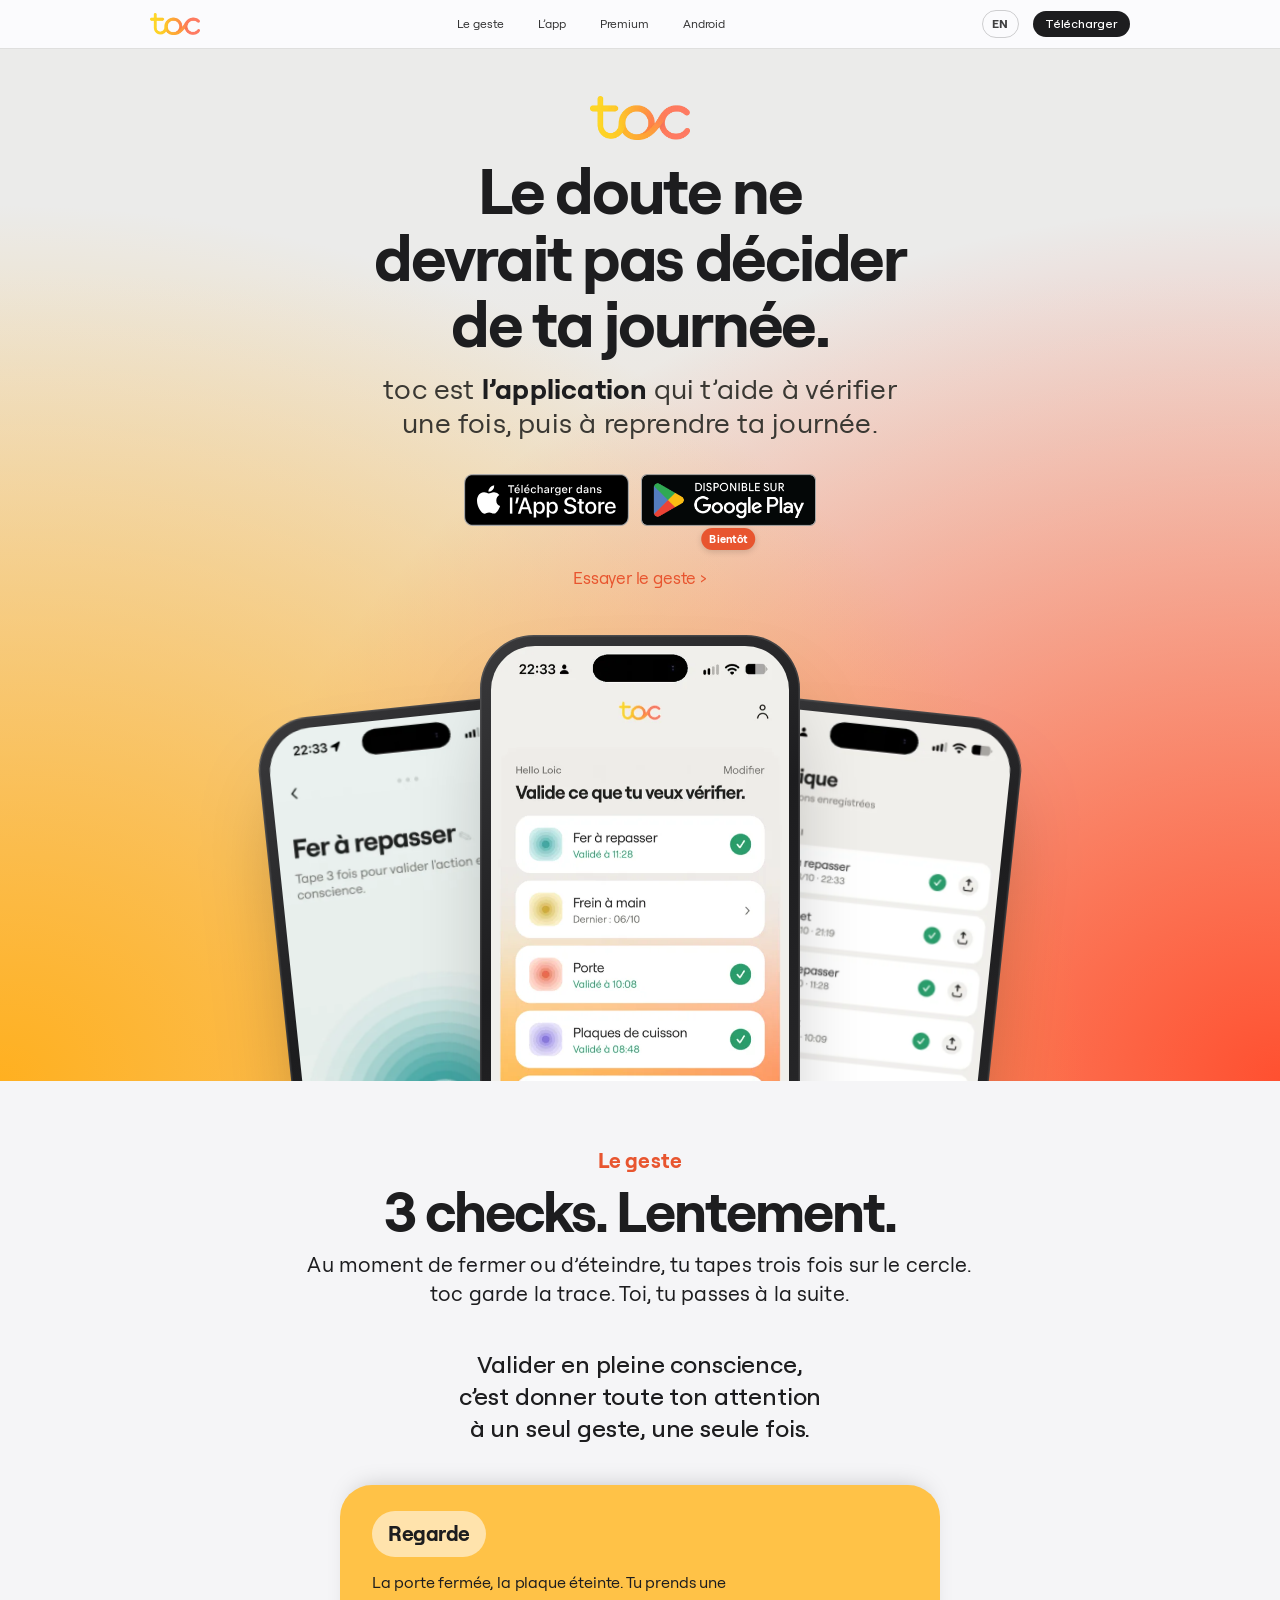
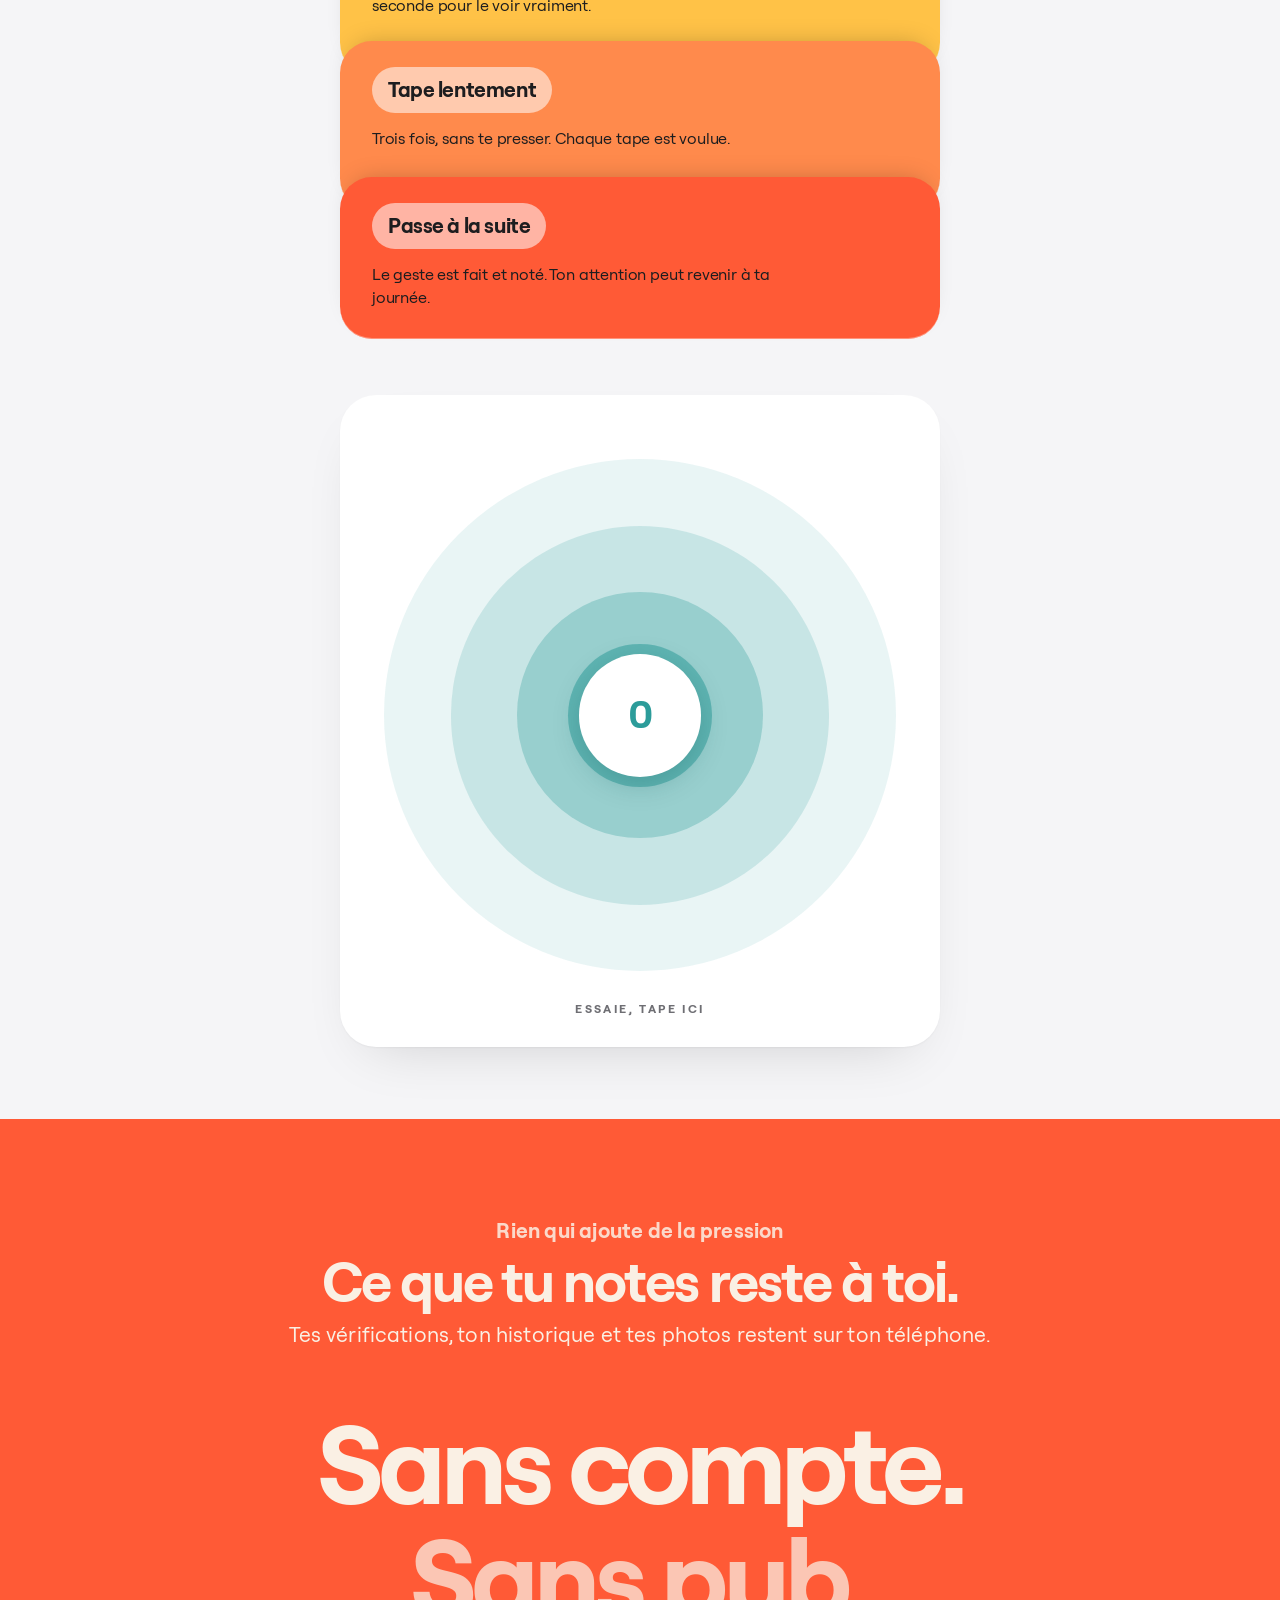
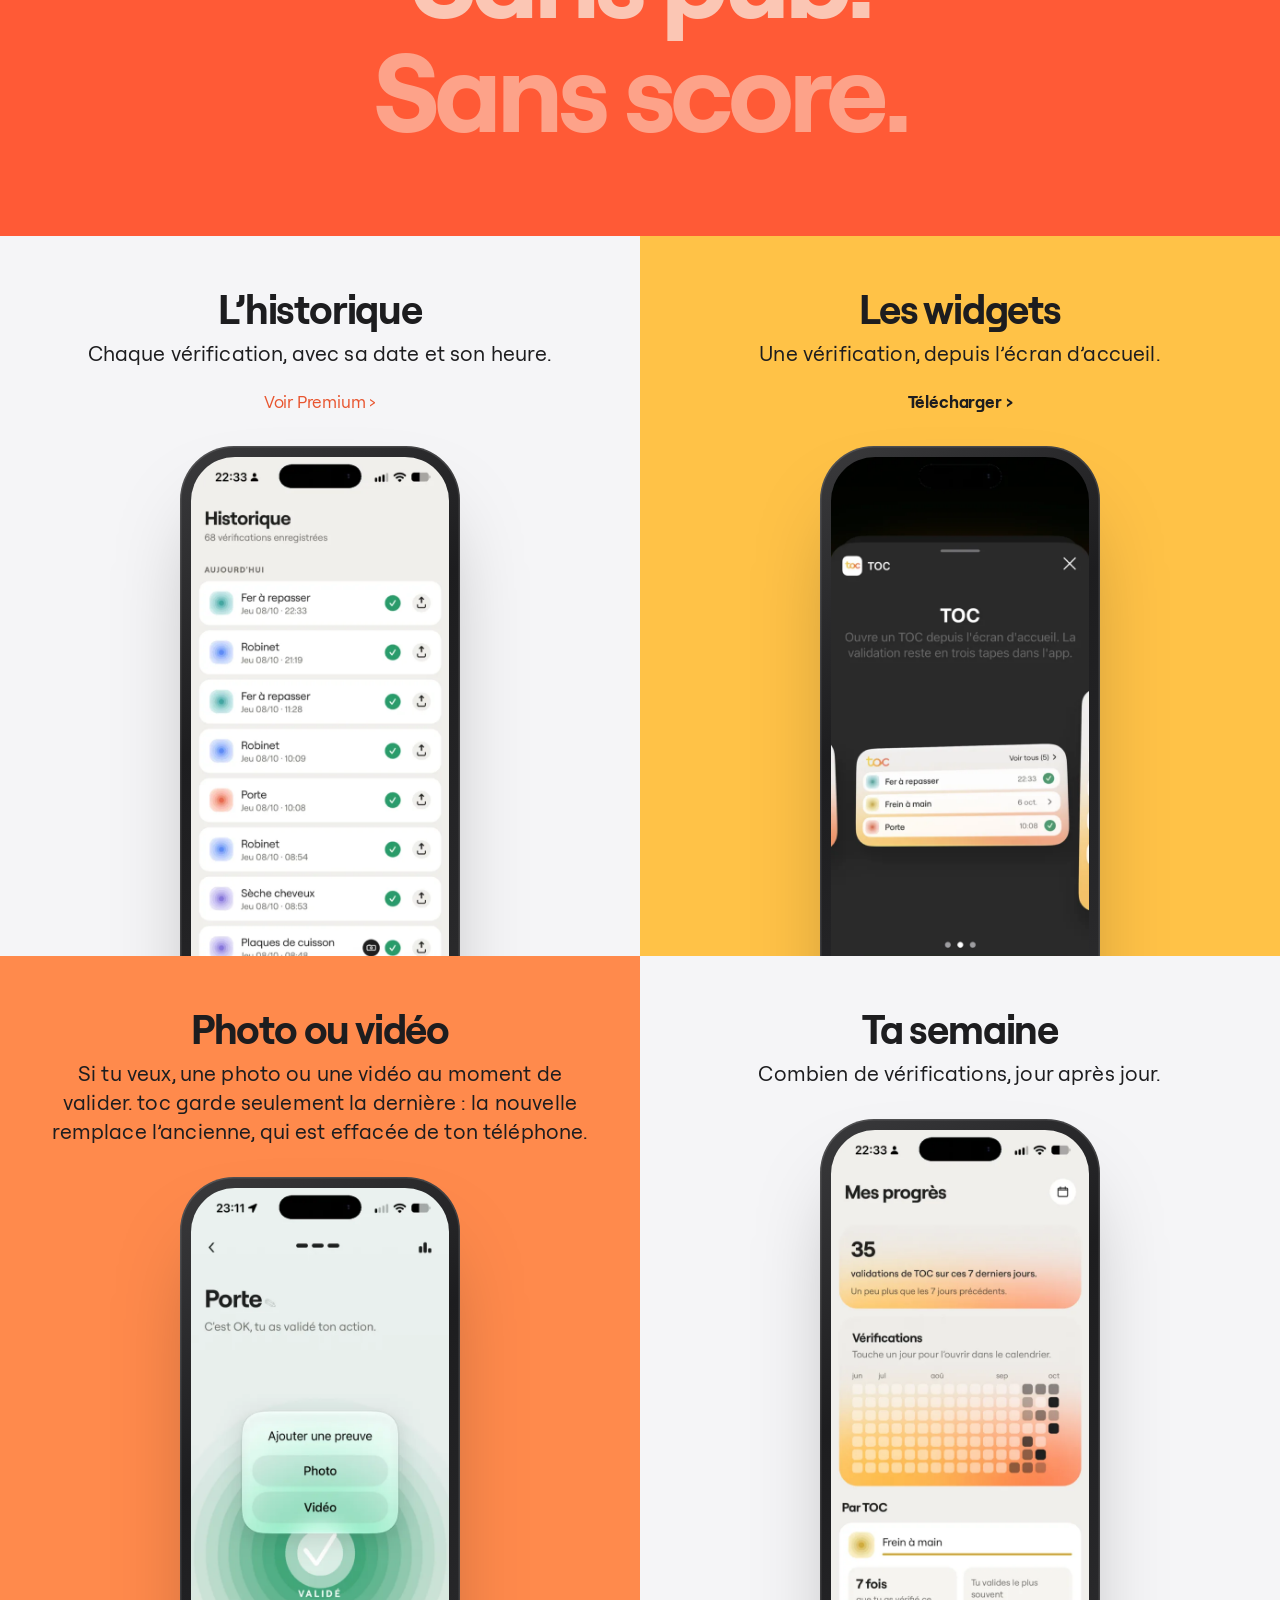
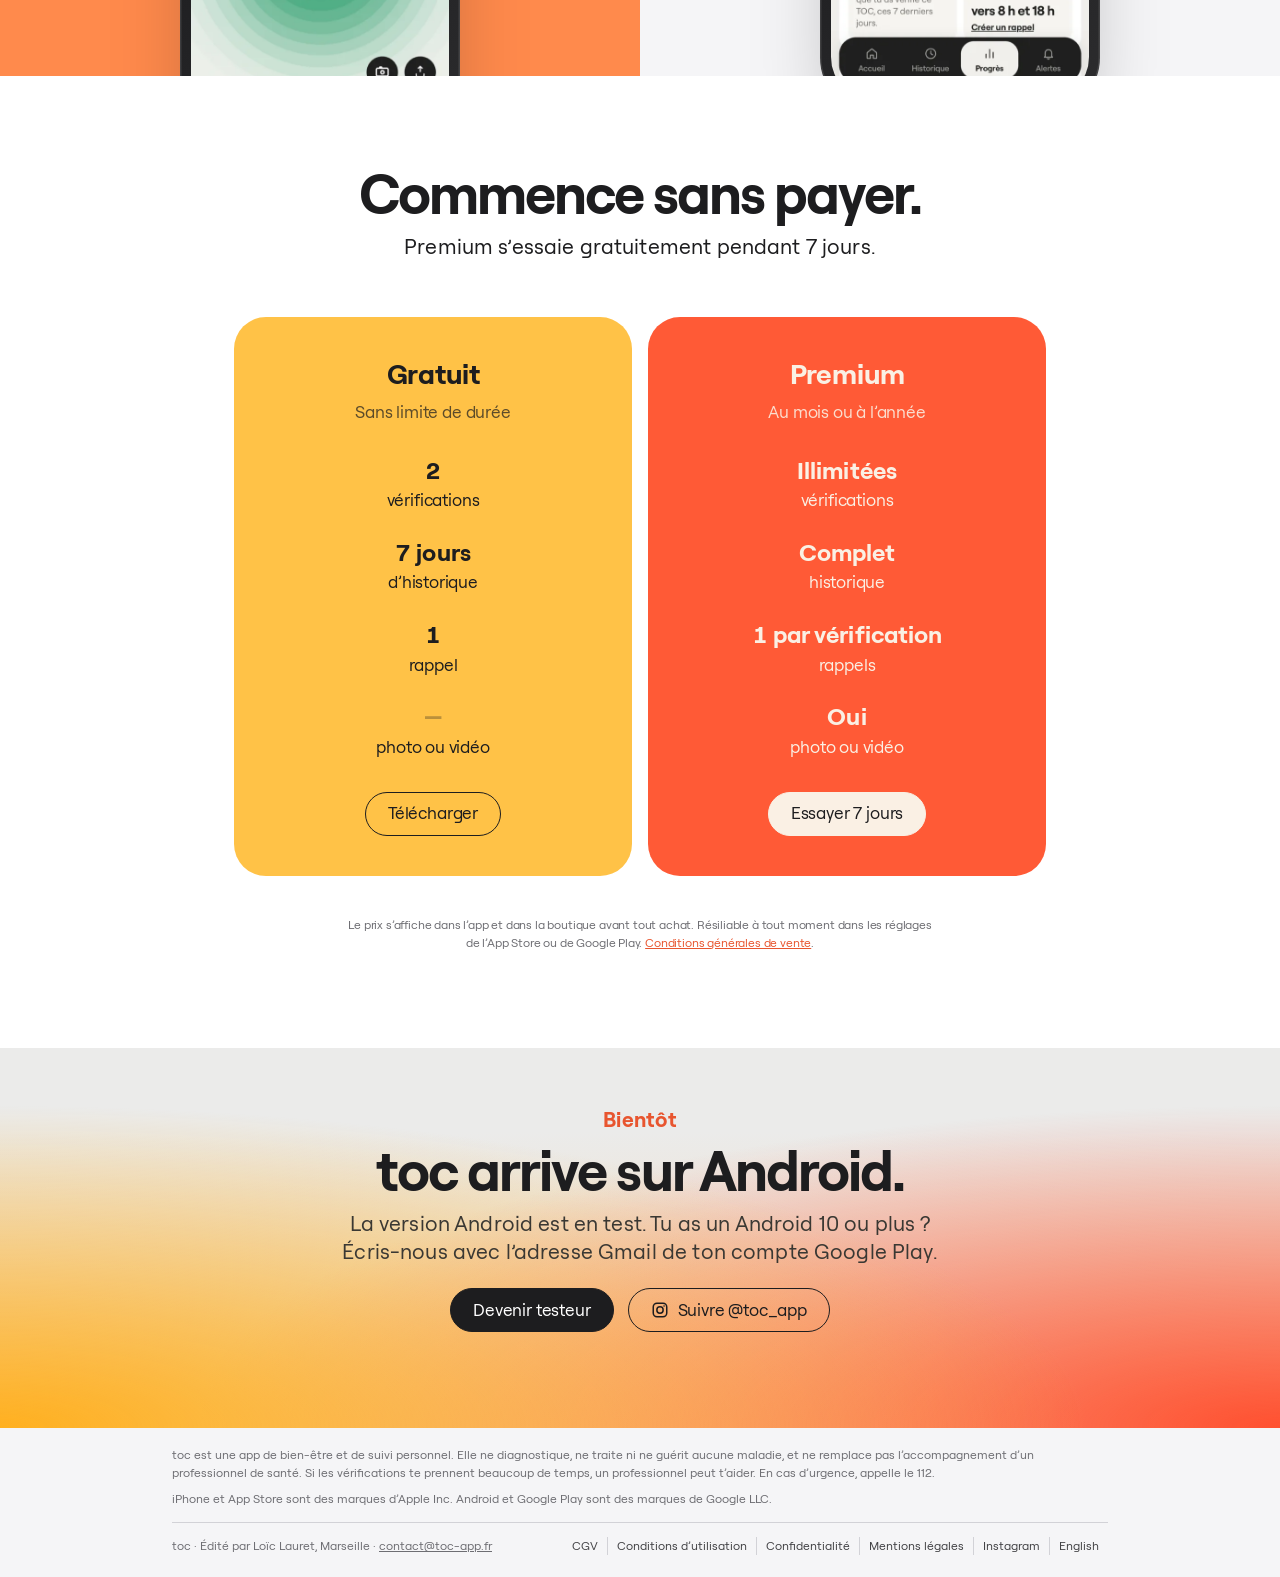
<file: index.html>
<!DOCTYPE html>
<html lang="fr">
<head>
<meta charset="utf-8">
<script>document.documentElement.classList.add("js")</script>
<meta name="viewport" content="width=device-width, initial-scale=1, viewport-fit=cover">
<title>toc · L’application pour vérifier une fois</title>
<meta name="description" content="toc est l’application qui t’aide à valider une vérification du quotidien d’un geste lent, une seule fois, puis à reprendre ta journée. Sans compte : les données restent sur ton téléphone.">
<meta property="og:title" content="toc · Le doute ne devrait pas décider de ta journée">
<meta property="og:description" content="toc est l’application qui t’aide à vérifier une fois la porte, le four ou le fer à repasser, puis à reprendre ta journée.">
<meta property="og:type" content="website">
<meta property="og:locale" content="fr_FR">
<meta property="og:image" content="https://toc-app.fr/img/partage.jpg">
<meta property="og:image:width" content="1200">
<meta property="og:image:height" content="630">
<meta name="twitter:card" content="summary_large_image">
<meta property="og:url" content="https://toc-app.fr/">
<meta name="theme-color" content="#ffffff">
<link rel="icon" href="/img/favicon.png">
<link rel="apple-touch-icon" href="/img/apple-touch-icon.png">
<link rel="canonical" href="https://toc-app.fr/">
<link rel="alternate" hreflang="fr" href="https://toc-app.fr/">
<link rel="alternate" hreflang="en" href="https://toc-app.fr/en/">
<link rel="alternate" hreflang="x-default" href="https://toc-app.fr/">
<link rel="preload" href="/fonts/roobert-bold.woff2" as="font" type="font/woff2" crossorigin>
<link rel="stylesheet" href="/home.css">
<script type="application/ld+json">{"@context": "https://schema.org", "@type": "MobileApplication", "name": "toc", "operatingSystem": "iOS", "applicationCategory": "LifestyleApplication", "description": "toc aide à valider une vérification du quotidien d'un geste lent, une seule fois, puis à reprendre sa journée.", "url": "https://toc-app.fr/", "installUrl": "https://apps.apple.com/fr/app/id6762998398", "inLanguage": ["fr", "en"], "offers": {"@type": "Offer", "price": "0", "priceCurrency": "EUR"}, "author": {"@type": "Person", "name": "Loïc Lauret"}}</script>
</head>
<body>
<a class="skip" href="#contenu">Aller au contenu</a>

<header class="nav">
  <div class="in">
    <a href="/" aria-label="toc, accueil"><img src="/img/logo.webp" alt="toc" width="360" height="157"></a>
    <ul>
      <li><a href="#geste">Le geste</a></li>
      <li><a href="#app">L’app</a></li>
      <li><a href="#premium">Premium</a></li>
      <li><a href="#android">Android</a></li>
    </ul>
    <div class="right"><a class="lang" href="/en/" hreflang="en" lang="en" aria-label="English version">EN</a><a class="dl" href="https://apps.apple.com/fr/app/id6762998398">Télécharger</a></div>
  </div>
</header>

<main id="contenu">
  <!-- 1. Héro -->
  <section class="tile grad hero">
    <div class="copy">
      <img class="logo" src="/img/logo.webp" alt="toc" width="360" height="157">
      <h1>Le doute ne devrait pas décider de ta journée.</h1>
      <p class="sub">toc est <strong>l’application</strong> qui t’aide à vérifier une fois, puis à reprendre ta journée.</p>
      <div class="stores">
        <a href="https://apps.apple.com/fr/app/id6762998398"><img src="/img/badge-app-store-fr.svg" alt="Télécharger toc dans l’App Store" width="164" height="52"></a>
        <a class="soon" href="#android"><img src="/img/badge-google-play-fr.png" alt="toc sur Google Play, bientôt : devenir testeur Android" width="175" height="52"><span>Bientôt</span></a>
      </div>
      <p class="try"><a class="more" href="#geste">Essayer le geste</a></p>
    </div>
    <div class="fan" aria-hidden="true">
      <div class="device d2"><img src="/img/trois-tapes.webp" alt="" width="560" height="1240"></div>
      <div class="device d3"><img src="/img/historique.webp" alt="" width="560" height="1240"></div>
      <div class="device d1"><img src="/img/accueil.webp" alt="" width="560" height="1240" fetchpriority="high"></div>
    </div>
  </section>

  <!-- 2. Le geste -->
  <section class="tile gray gesture" id="geste">
    <div class="copy reveal">
      <p class="eyebrow c">Le geste</p>
      <h2 class="t-xl">3 checks. Lentement.</h2>
      <p class="sub sm">Au moment de fermer ou d’éteindre, tu tapes trois fois sur le cercle.<br>toc garde la trace. Toi, tu passes à la suite.</p>
      <div class="mindful">
        <p class="mindful-lead">Valider en pleine conscience, c’est donner toute ton attention à un seul geste, une seule fois.</p>
        <ol class="steps">
          <li><b>1</b><strong>Regarde</strong><span>La porte fermée, la plaque éteinte. Tu prends une seconde pour le voir vraiment.</span></li>
          <li><b>2</b><strong>Tape lentement</strong><span>Trois fois, sans te presser. Chaque tape est voulue.</span></li>
          <li><b>3</b><strong>Passe à la suite</strong><span>Le geste est fait et noté. Ton attention peut revenir à ta journée.</span></li>
        </ol>
      </div>
    </div>
    <div class="demo reveal" id="demo">
      <p class="demo-done" aria-live="polite"></p>
      <button type="button" aria-label="Taper pour valider, 0 sur 3">
        <span class="ring"></span><span class="ring"></span><span class="ring"></span><span class="ring"></span>
        <span class="core">0</span>
      </button>
      <p class="demo-label">Essaie, tape ici</p>
    </div>
  </section>

  <!-- 3. Engagement -->
  <section class="tile coral promise">
    <div class="copy reveal">
      <p class="eyebrow c">Rien qui ajoute de la pression</p>
      <h2 class="t-xl">Ce que tu notes reste à toi.</h2>
      <p class="sub sm">Tes vérifications, ton historique et tes photos restent sur ton téléphone.</p>
    </div>
    <p class="words reveal"><span>Sans compte.</span><span>Sans pub.</span><span>Sans score.</span></p>
  </section>

  <!-- 4. Tuiles par deux -->
  <div class="grid2" id="app">
    <section class="tile gray">
      <div class="copy reveal">
        <h2 class="t-l">L’historique</h2>
        <p class="sub sm">Chaque vérification, avec sa date et son heure.</p>
        <div class="cta"><a class="more" href="#premium">Voir Premium</a></div>
      </div>
      <div class="device"><img src="/img/historique.webp" alt="Historique : les vérifications validées avec leur date et leur heure." width="560" height="1240" loading="lazy"></div>
    </section>
    <section class="tile sun">
      <div class="copy reveal">
        <h2 class="t-l">Les widgets</h2>
        <p class="sub sm">Une vérification, depuis l’écran d’accueil.</p>
        <div class="cta"><a class="more" href="https://apps.apple.com/fr/app/id6762998398">Télécharger</a></div>
      </div>
      <div class="device"><img src="/img/widget.webp" alt="Écran d'accueil de l'iPhone avec les widgets toc." width="560" height="1240" loading="lazy"></div>
    </section>
    <section class="tile tan">
      <div class="copy reveal">
        <h2 class="t-l">Photo ou vidéo</h2>
        <p class="sub sm">Si tu veux, une photo ou une vidéo au moment de valider. toc garde seulement la dernière&nbsp;: la nouvelle remplace l’ancienne, qui est effacée de ton téléphone.</p>
      </div>
      <div class="device"><img src="/img/preuve.webp" alt="Ajout d'une photo au moment de valider une vérification." width="560" height="1240" loading="lazy"></div>
    </section>
    <section class="tile gray">
      <div class="copy reveal">
        <h2 class="t-l">Ta semaine</h2>
        <p class="sub sm">Combien de vérifications, jour après jour.</p>
      </div>
      <div class="device"><img src="/img/progres.webp" alt="Écran Progrès : les vérifications de la semaine." width="560" height="1240" loading="lazy"></div>
    </section>
  </div>

  <!-- 5. Gratuit / Premium -->
  <section class="tile plans" id="premium">
    <div class="copy reveal">
      <h2 class="t-xl">Commence sans payer.</h2>
      <p class="sub sm">Premium s’essaie gratuitement pendant 7 jours.</p>
    </div>
    <div class="cols reveal">
      <div class="col">
        <h3>Gratuit</h3>
        <p class="price">Sans limite de durée</p>
        <ul>
          <li><b>2</b>vérifications</li>
          <li><b>7 jours</b>d’historique</li>
          <li><b>1</b>rappel</li>
          <li><b class="no">—</b>photo ou vidéo</li>
        </ul>
        <a class="btn line" href="https://apps.apple.com/fr/app/id6762998398">Télécharger</a>
      </div>
      <div class="col">
        <h3>Premium</h3>
        <p class="price">Au mois ou à l’année</p>
        <ul>
          <li><b>Illimitées</b>vérifications</li>
          <li><b>Complet</b>historique</li>
          <li><b>1 par vérification</b>rappels</li>
          <li><b>Oui</b>photo ou vidéo</li>
        </ul>
        <a class="btn fill" href="https://apps.apple.com/fr/app/id6762998398">Essayer 7 jours</a>
      </div>
    </div>
    <p class="fine">Le prix s’affiche dans l’app et dans la boutique avant tout achat. Résiliable à tout moment dans les réglages de l’App Store ou de Google Play. <a href="/cgv/">Conditions générales de vente</a>.</p>
  </section>

  <!-- 6. Android -->
  <section class="tile grad" id="android" style="padding-bottom:96px">
    <div class="copy reveal">
      <p class="eyebrow c">Bientôt</p>
      <h2 class="t-xl">toc arrive sur Android.</h2>
      <p class="sub sm">La version Android est en test. Tu as un Android 10 ou plus&nbsp;?<br>Écris-nous avec l’adresse Gmail de ton compte Google Play.</p>
      <div class="cta">
        <a class="btn fill" href="mailto:contact@toc-app.fr?subject=Testeur%20Android%20toc">Devenir testeur</a>
        <a class="btn line ig" href="https://www.instagram.com/toc_app/" rel="noopener"><svg viewBox="0 0 24 24" aria-hidden="true" fill="none" stroke="currentColor" stroke-width="2"><rect x="3" y="3" width="18" height="18" rx="5"/><circle cx="12" cy="12" r="4.2"/><circle cx="17.4" cy="6.6" r="1.1" fill="currentColor" stroke="none"/></svg>Suivre @toc_app</a>
      </div>
    </div>
  </section>
</main>

<footer class="foot">
  <div class="in">
    <div class="notes">
      <p>toc est une app de bien-être et de suivi personnel. Elle ne diagnostique, ne traite ni ne guérit aucune maladie, et ne remplace pas l’accompagnement d’un professionnel de santé. Si les vérifications te prennent beaucoup de temps, un professionnel peut t’aider. En cas d’urgence, appelle le 112.</p>
      <p>iPhone et App Store sont des marques d’Apple Inc. Android et Google Play sont des marques de Google LLC.</p>
    </div>
    <div class="row">
      <span>toc · Édité par Loïc Lauret, Marseille · <a href="mailto:contact@toc-app.fr">contact@toc-app.fr</a></span>
      <nav>
        <a href="/cgv/">CGV</a>
        <a href="/cgu/">Conditions d’utilisation</a>
        <a href="/confidentialite/">Confidentialité</a>
        <a href="/mentions-legales/">Mentions légales</a>
        <a href="https://www.instagram.com/toc_app/" rel="noopener">Instagram</a>
        <a href="/en/">English</a>
      </nav>
    </div>
  </div>
</footer>

<script>
(() => {
  const demo = document.getElementById('demo'); if (!demo) return;
  const btn = demo.querySelector('button'), core = demo.querySelector('.core'), label = demo.querySelector('.demo-label'), done = demo.querySelector('.demo-done');
  let n = 0, timer;
  const step = () => {
    if (n >= 3) { n = 0; demo.classList.remove('done'); core.textContent = '0'; label.textContent = 'Essaie, tape ici'; done.textContent = ''; btn.setAttribute('aria-label', 'Taper pour valider, 0 sur 3'); return; }
    n++;
    core.textContent = n;
    btn.setAttribute('aria-label', 'Taper pour valider, ' + n + ' sur 3');
    demo.classList.add('pulse'); clearTimeout(timer); timer = setTimeout(() => demo.classList.remove('pulse'), 220);
    if (navigator.vibrate) navigator.vibrate(n === 3 ? [12, 60, 12] : 10);
    if (n === 3) {
      const t = new Intl.DateTimeFormat('fr-FR', { hour: '2-digit', minute: '2-digit' }).format(new Date());
      core.textContent = '✓'; label.textContent = 'C’est fait'; done.textContent = 'Validé à ' + t + '. On passe à la suite.';
      demo.classList.add('done');
    }
  };
  // Apple : la réponse part dès le toucher, pas au relâchement ; le clavier passe par click (detail = 0)
  btn.addEventListener('pointerdown', (e) => { if (e.button === 0) { demo.classList.add('touched'); step(); } });
  btn.addEventListener('click', (e) => { if (e.detail === 0) { demo.classList.add('touched'); step(); } });
})();
</script>
<script>
(() => {
  // Les téléphones montent au défilement (transform seulement, désactivé si « réduire les animations »)
  if (matchMedia('(prefers-reduced-motion: reduce)').matches) { document.querySelectorAll('.hero, .fan, .reveal').forEach(el => el.classList.add('in')); return; }
  const clamp = (v, a, b) => Math.min(b, Math.max(a, v));
  const tiles = [...document.querySelectorAll('.grid2 .tile')].map(t => [t, t.querySelector('.device')]).filter(x => x[1]);
  const fan = document.querySelector('.fan'), side = fan ? fan.querySelectorAll('.d2, .d3') : [], main = fan && fan.querySelector('.d1');
  let ticking = false;
  const update = () => {
    ticking = false;
    const vh = innerHeight;
    for (const [t, d] of tiles) {
      const r = t.getBoundingClientRect();
      if (r.bottom < -200 || r.top > vh + 200) continue;
      const p = clamp((vh - r.top) / (vh + r.height), 0, 1);
      // jamais au-dessus du texte de la tuile : on garde 28 px sous le dernier élément du texte
      const copy = t.querySelector('.copy'), minY = copy.offsetTop + copy.offsetHeight + 32 - d.offsetTop;
      // le téléphone se cale juste sous le texte ; il part 90 px plus bas et rejoint sa place quand la tuile est bien visible
      const k = clamp(1 - p * 2.2, 0, 1);
      d.style.setProperty('--y', (minY + k * 220).toFixed(1) + 'px');
      d.style.setProperty('--s', (1 - k * 0.12).toFixed(3));
    }
    if (fan) {
      const p = clamp(scrollY / (vh * 0.8), 0, 1);
      main.style.setProperty('--y', (-p * 160).toFixed(1) + 'px');
      side.forEach(d => { d.style.setProperty('--y', (-p * 90).toFixed(1) + 'px'); d.style.setProperty('--x', (p * 90).toFixed(1) + 'px'); d.style.setProperty('--r', (p * 7).toFixed(2) + 'deg'); });
    }
  };
  addEventListener('scroll', () => { if (!ticking) { ticking = true; requestAnimationFrame(update); } }, { passive: true });
  addEventListener('resize', update);
  update();
  // entrée du héro au chargement
  requestAnimationFrame(() => requestAnimationFrame(() => { document.querySelector('.hero').classList.add('in'); if (fan) fan.classList.add('in'); }));
  // révélation douce des blocs au défilement
  const io = new IntersectionObserver((es) => es.forEach(e => { if (e.isIntersecting) { e.target.classList.add('in'); io.unobserve(e.target); } }), { rootMargin: '0px 0px -12% 0px' });
  document.querySelectorAll('.reveal').forEach(el => io.observe(el));
})();
</script>
<!-- Mesure d'audience sans cookie (GoatCounter) -->
<script data-goatcounter="https://toc-app.goatcounter.com/count" async src="//gc.zgo.at/count.js"></script>
</body>
</html>
</file>
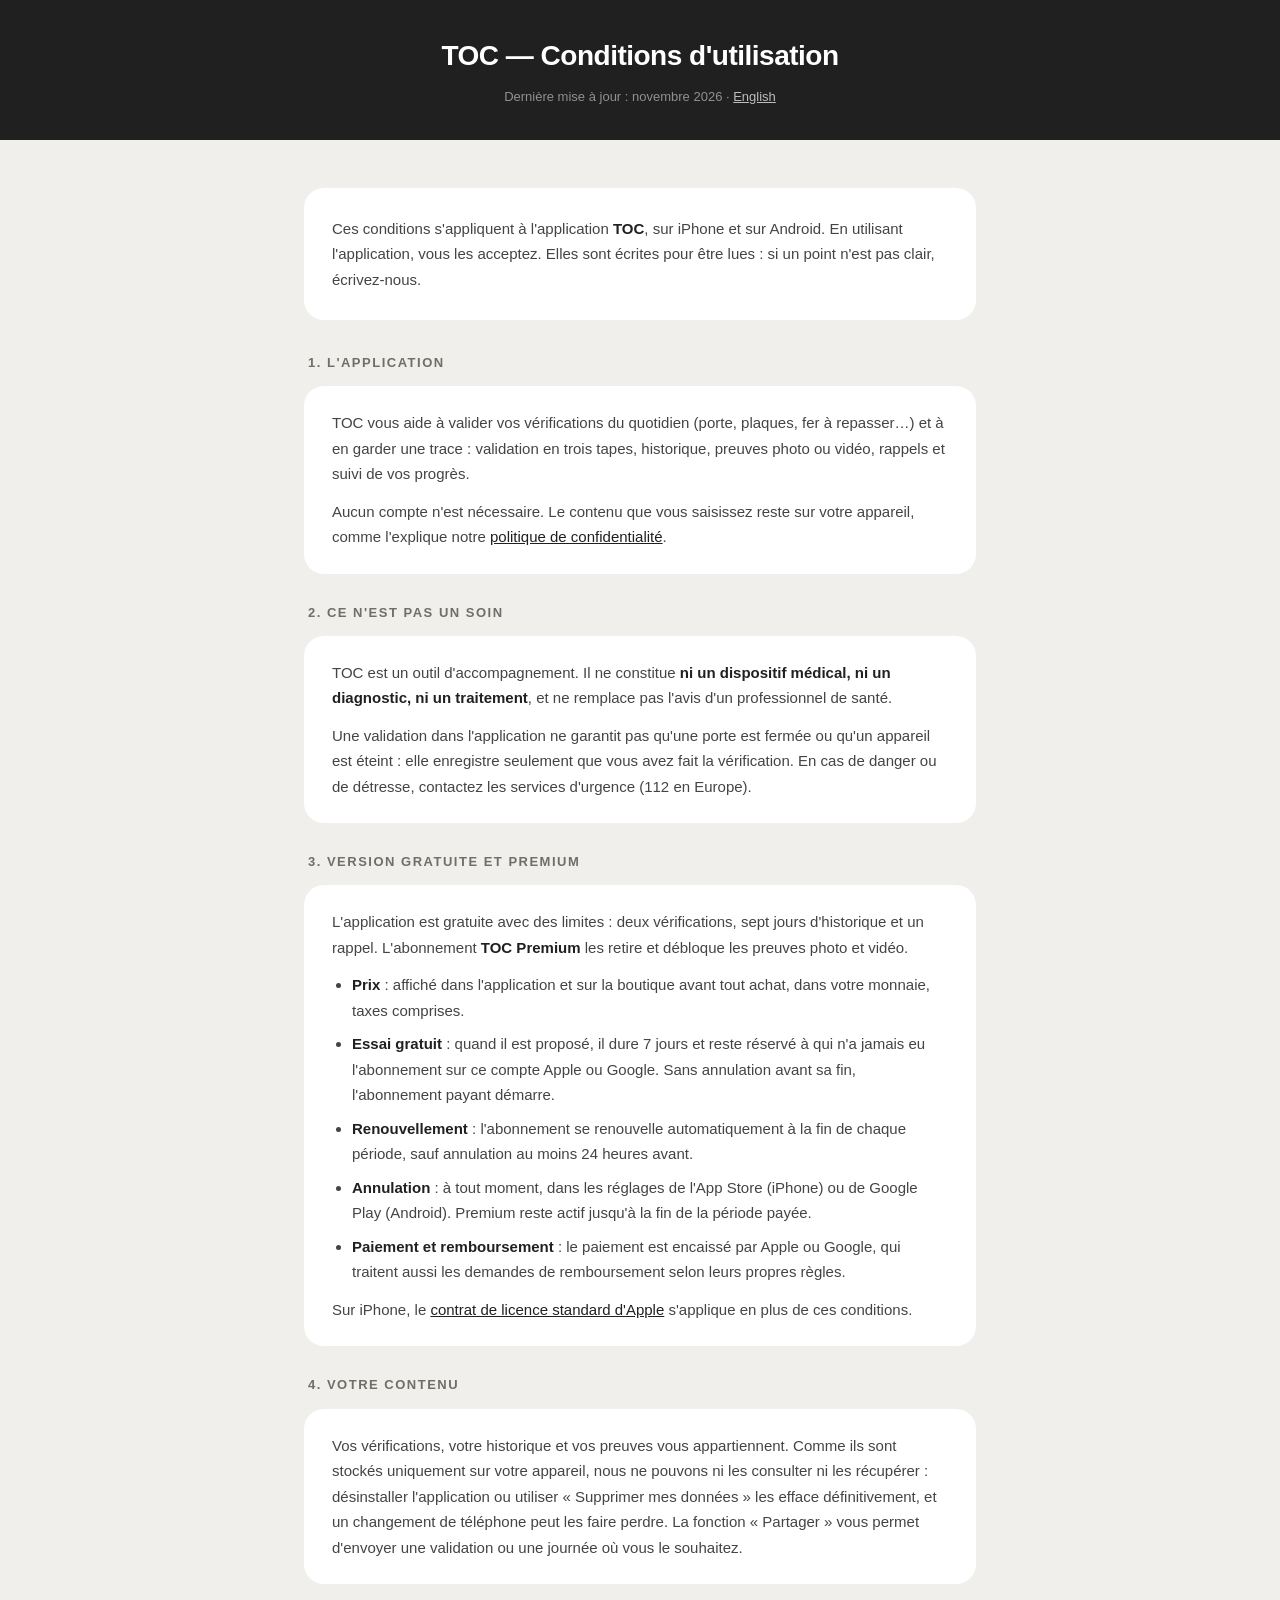
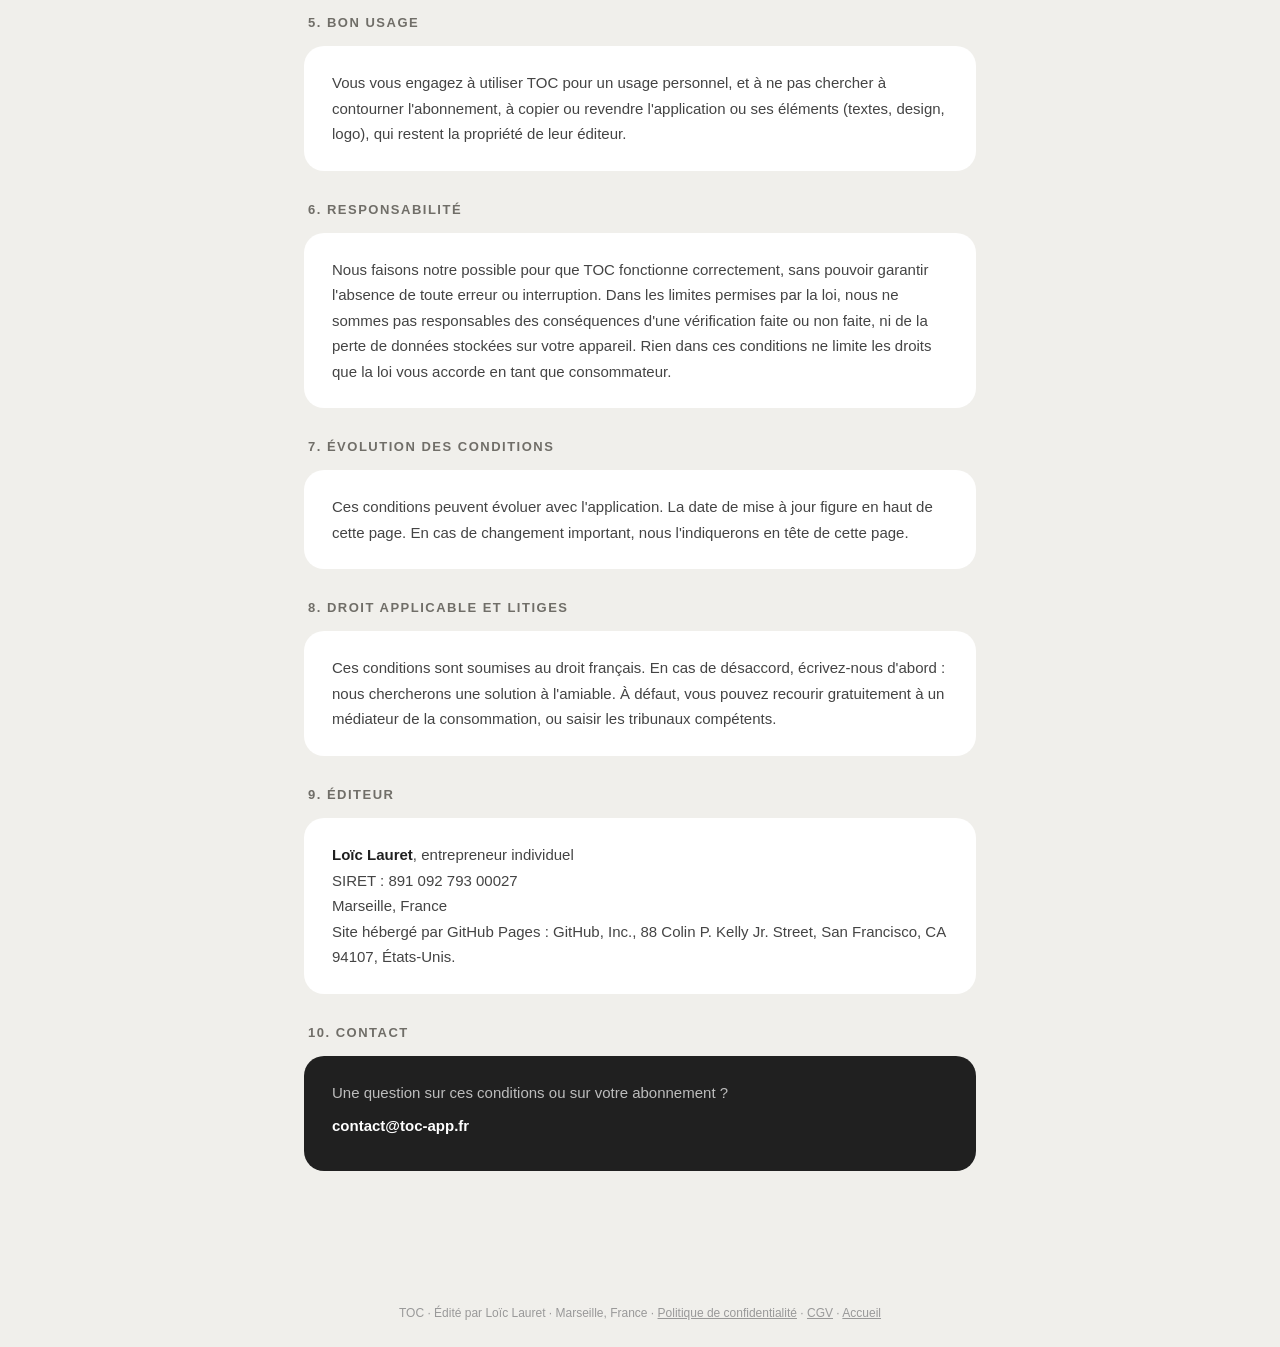
<file: cgu/index.html>
<!DOCTYPE html>
<html lang="fr">
<head>
<meta charset="utf-8">
<meta name="viewport" content="width=device-width, initial-scale=1">
<title>TOC — Conditions d'utilisation</title>
<style>
  * { margin: 0; padding: 0; box-sizing: border-box; }
  body { font-family: -apple-system, BlinkMacSystemFont, 'Segoe UI', sans-serif; background: #F0EFEB; color: #202020; line-height: 1.7; }
  header { background: #202020; padding: 32px 24px; text-align: center; }
  header h1 { font-size: 28px; font-weight: 700; color: #ffffff; letter-spacing: -0.5px; }
  header p { color: rgba(255,255,255,0.5); font-size: 13px; margin-top: 6px; }
  header a { color: rgba(255,255,255,0.7); }
  .container { max-width: 720px; margin: 0 auto; padding: 48px 24px 80px; }
  .intro { background: #ffffff; border-radius: 20px; padding: 28px; margin-bottom: 32px; font-size: 15px; color: #444; }
  .intro strong { color: #202020; }
  section { margin-bottom: 28px; }
  h2 { font-size: 13px; font-weight: 700; color: #706E68; letter-spacing: 1.5px; text-transform: uppercase; margin-bottom: 12px; padding-left: 4px; }
  .card { background: #ffffff; border-radius: 20px; padding: 24px 28px; }
  .card p { font-size: 15px; color: #444; margin-bottom: 12px; }
  .card p:last-child { margin-bottom: 0; }
  .card ul { padding-left: 20px; font-size: 15px; color: #444; margin-bottom: 12px; }
  .card ul:last-child { margin-bottom: 0; }
  .card ul li { margin-bottom: 8px; }
  .card strong { color: #202020; }
  .card a { color: #202020; }
  .contact-card { background: #202020; border-radius: 20px; padding: 24px 28px; color: #ffffff; }
  .contact-card p { font-size: 15px; color: rgba(255,255,255,0.7); margin-bottom: 8px; }
  .contact-card a { color: #ffffff; font-weight: 600; text-decoration: none; }
  footer { text-align: center; padding: 24px; font-size: 12px; color: #999; }
  footer a { color: #999; }
</style>
<link rel="canonical" href="https://toc-app.fr/cgu/">
</head>
<body>

<header>
  <h1>TOC — Conditions d'utilisation</h1>
  <p>Dernière mise à jour : novembre 2026 · <a href="/en/terms/">English</a></p>
</header>

<div class="container">

  <div class="intro">
    Ces conditions s'appliquent à l'application <strong>TOC</strong>, sur iPhone et sur Android. En utilisant l'application, vous les acceptez. Elles sont écrites pour être lues : si un point n'est pas clair, écrivez-nous.
  </div>

  <section>
    <h2>1. L'application</h2>
    <div class="card">
      <p>TOC vous aide à valider vos vérifications du quotidien (porte, plaques, fer à repasser…) et à en garder une trace : validation en trois tapes, historique, preuves photo ou vidéo, rappels et suivi de vos progrès.</p>
      <p>Aucun compte n'est nécessaire. Le contenu que vous saisissez reste sur votre appareil, comme l'explique notre <a href="/confidentialite/">politique de confidentialité</a>.</p>
    </div>
  </section>

  <section>
    <h2>2. Ce n'est pas un soin</h2>
    <div class="card">
      <p>TOC est un outil d'accompagnement. Il ne constitue <strong>ni un dispositif médical, ni un diagnostic, ni un traitement</strong>, et ne remplace pas l'avis d'un professionnel de santé.</p>
      <p>Une validation dans l'application ne garantit pas qu'une porte est fermée ou qu'un appareil est éteint : elle enregistre seulement que vous avez fait la vérification. En cas de danger ou de détresse, contactez les services d'urgence (112 en Europe).</p>
    </div>
  </section>

  <section>
    <h2>3. Version gratuite et Premium</h2>
    <div class="card">
      <p>L'application est gratuite avec des limites : deux vérifications, sept jours d'historique et un rappel. L'abonnement <strong>TOC Premium</strong> les retire et débloque les preuves photo et vidéo.</p>
      <ul>
        <li><strong>Prix</strong> : affiché dans l'application et sur la boutique avant tout achat, dans votre monnaie, taxes comprises.</li>
        <li><strong>Essai gratuit</strong> : quand il est proposé, il dure 7 jours et reste réservé à qui n'a jamais eu l'abonnement sur ce compte Apple ou Google. Sans annulation avant sa fin, l'abonnement payant démarre.</li>
        <li><strong>Renouvellement</strong> : l'abonnement se renouvelle automatiquement à la fin de chaque période, sauf annulation au moins 24 heures avant.</li>
        <li><strong>Annulation</strong> : à tout moment, dans les réglages de l'App Store (iPhone) ou de Google Play (Android). Premium reste actif jusqu'à la fin de la période payée.</li>
        <li><strong>Paiement et remboursement</strong> : le paiement est encaissé par Apple ou Google, qui traitent aussi les demandes de remboursement selon leurs propres règles.</li>
      </ul>
      <p>Sur iPhone, le <a href="https://www.apple.com/legal/internet-services/itunes/dev/stdeula/">contrat de licence standard d'Apple</a> s'applique en plus de ces conditions.</p>
    </div>
  </section>

  <section>
    <h2>4. Votre contenu</h2>
    <div class="card">
      <p>Vos vérifications, votre historique et vos preuves vous appartiennent. Comme ils sont stockés uniquement sur votre appareil, nous ne pouvons ni les consulter ni les récupérer : désinstaller l'application ou utiliser « Supprimer mes données » les efface définitivement, et un changement de téléphone peut les faire perdre. La fonction « Partager » vous permet d'envoyer une validation ou une journée où vous le souhaitez.</p>
    </div>
  </section>

  <section>
    <h2>5. Bon usage</h2>
    <div class="card">
      <p>Vous vous engagez à utiliser TOC pour un usage personnel, et à ne pas chercher à contourner l'abonnement, à copier ou revendre l'application ou ses éléments (textes, design, logo), qui restent la propriété de leur éditeur.</p>
    </div>
  </section>

  <section>
    <h2>6. Responsabilité</h2>
    <div class="card">
      <p>Nous faisons notre possible pour que TOC fonctionne correctement, sans pouvoir garantir l'absence de toute erreur ou interruption. Dans les limites permises par la loi, nous ne sommes pas responsables des conséquences d'une vérification faite ou non faite, ni de la perte de données stockées sur votre appareil. Rien dans ces conditions ne limite les droits que la loi vous accorde en tant que consommateur.</p>
    </div>
  </section>

  <section>
    <h2>7. Évolution des conditions</h2>
    <div class="card">
      <p>Ces conditions peuvent évoluer avec l'application. La date de mise à jour figure en haut de cette page. En cas de changement important, nous l'indiquerons en tête de cette page.</p>
    </div>
  </section>

  <section>
    <h2>8. Droit applicable et litiges</h2>
    <div class="card">
      <p>Ces conditions sont soumises au droit français. En cas de désaccord, écrivez-nous d'abord : nous chercherons une solution à l'amiable. À défaut, vous pouvez recourir gratuitement à un médiateur de la consommation, ou saisir les tribunaux compétents.</p>
    </div>
  </section>

  <section>
    <h2>9. Éditeur</h2>
    <div class="card">
      <p><strong>Loïc Lauret</strong>, entrepreneur individuel<br>
      SIRET : 891 092 793 00027<br>
      Marseille, France<br>
      Site hébergé par GitHub Pages : GitHub, Inc., 88 Colin P. Kelly Jr. Street, San Francisco, CA 94107, États-Unis.</p>
    </div>
  </section>

  <section>
    <h2>10. Contact</h2>
    <div class="contact-card">
      <p>Une question sur ces conditions ou sur votre abonnement ?</p>
      <p><a href="mailto:contact@toc-app.fr">contact@toc-app.fr</a></p>
    </div>
  </section>

</div>

<footer>TOC · Édité par Loïc Lauret · Marseille, France · <a href="/confidentialite/">Politique de confidentialité</a> · <a href="/cgv/">CGV</a> · <a href="/">Accueil</a></footer>

<!-- Mesure d'audience sans cookie (GoatCounter) -->
<script data-goatcounter="https://toc-app.goatcounter.com/count" async src="//gc.zgo.at/count.js"></script>
</body>
</html>
</file>
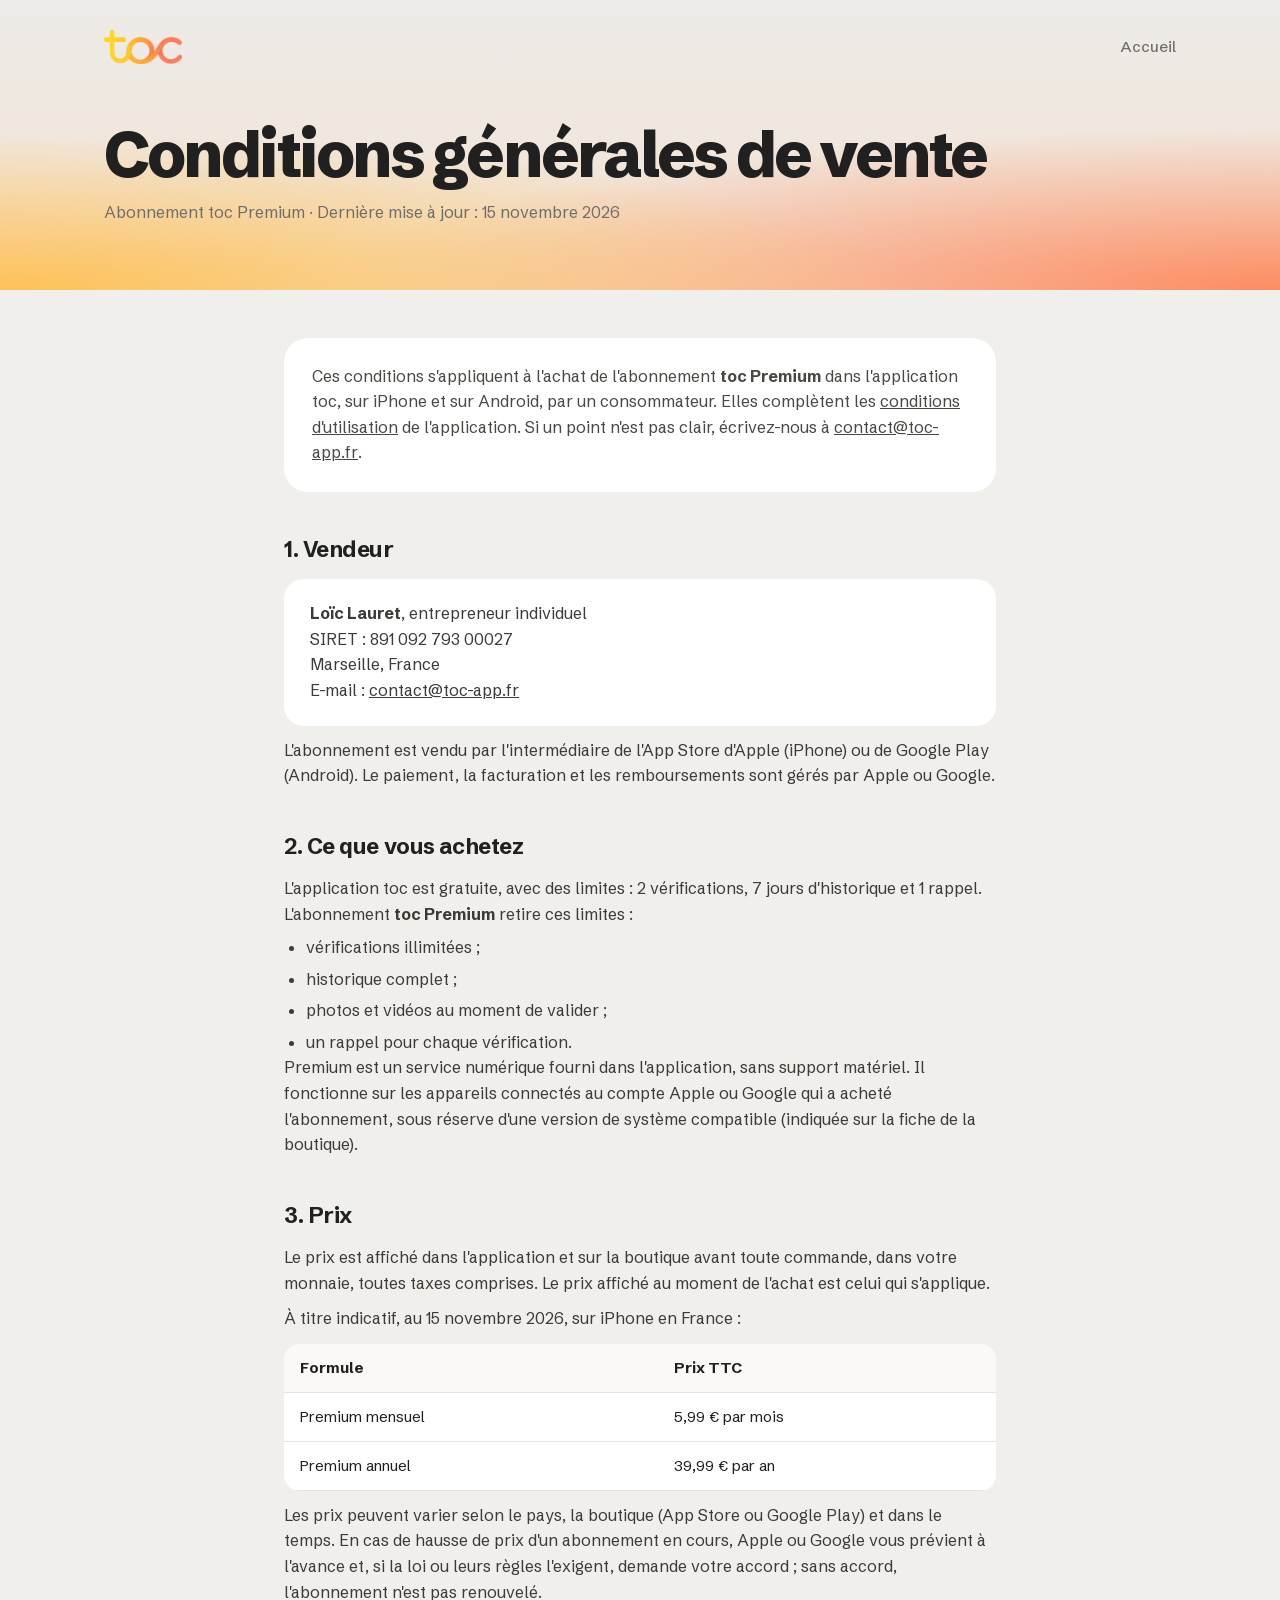
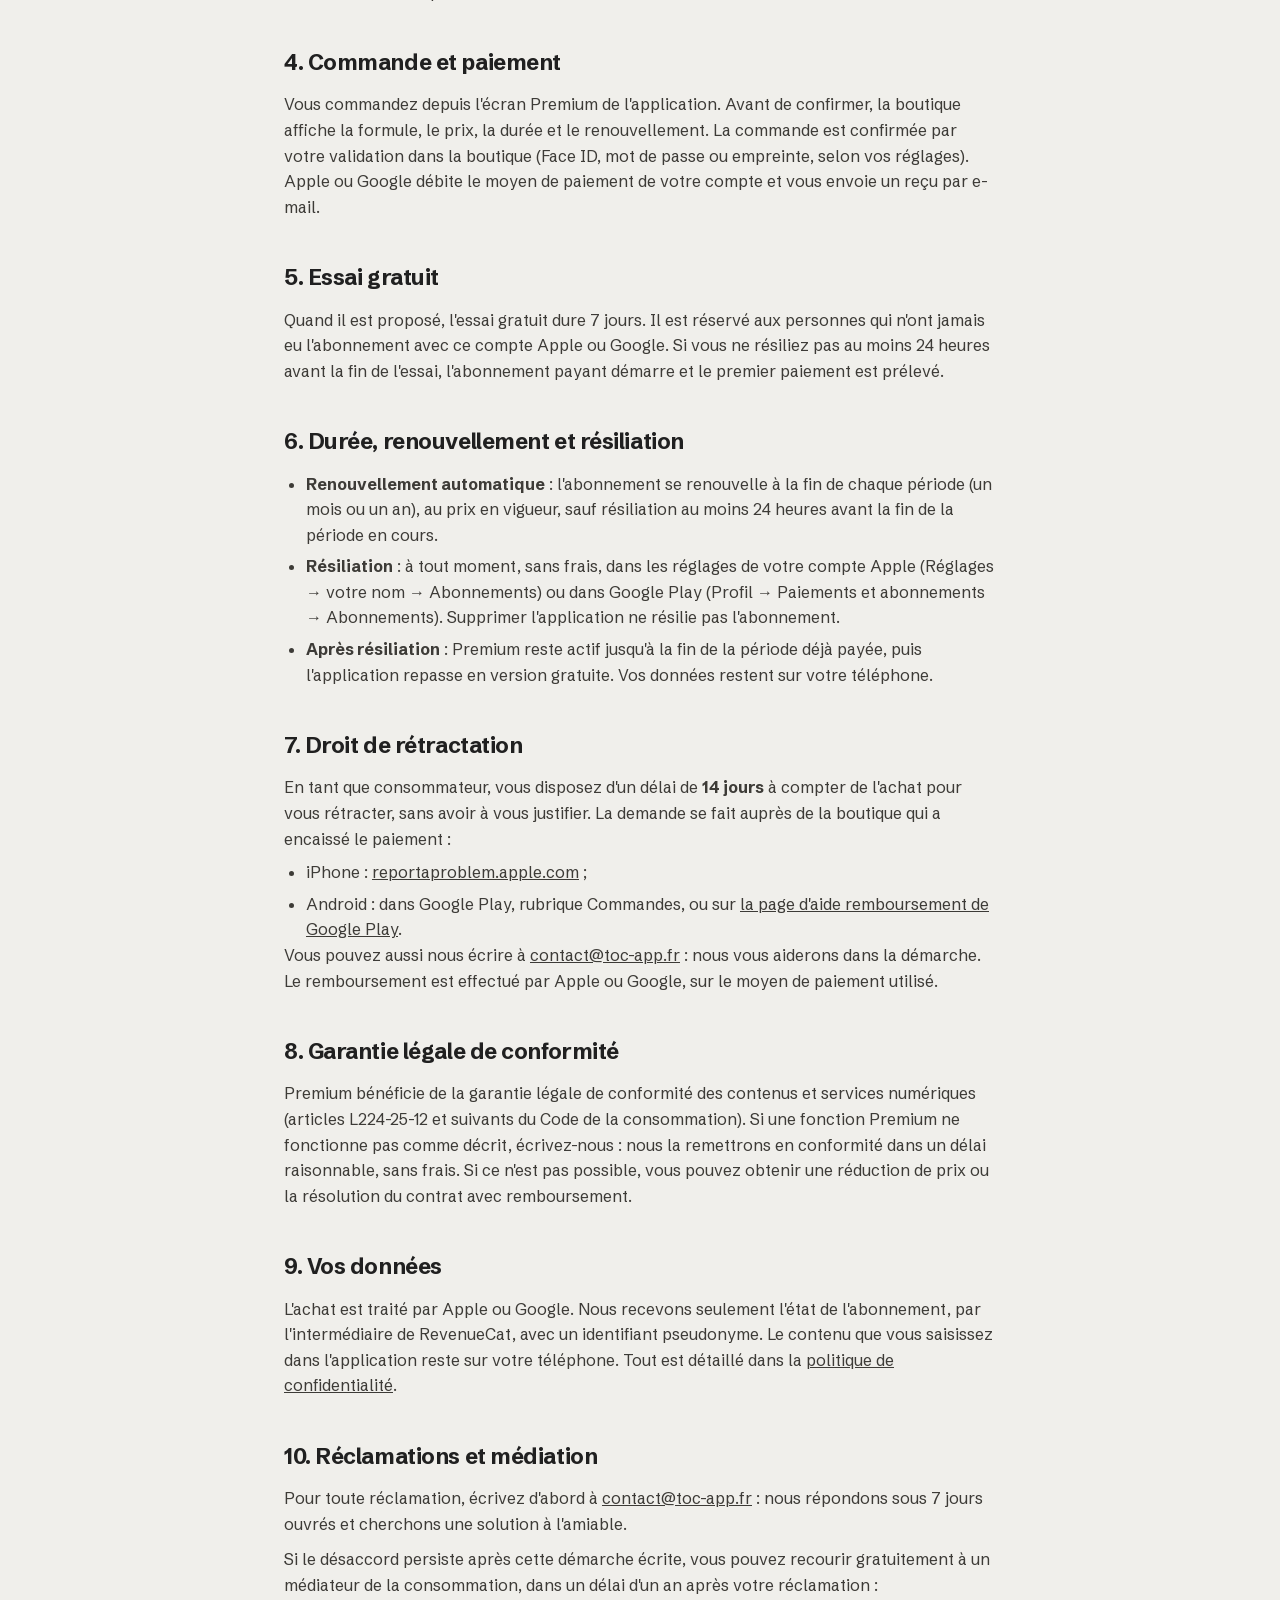
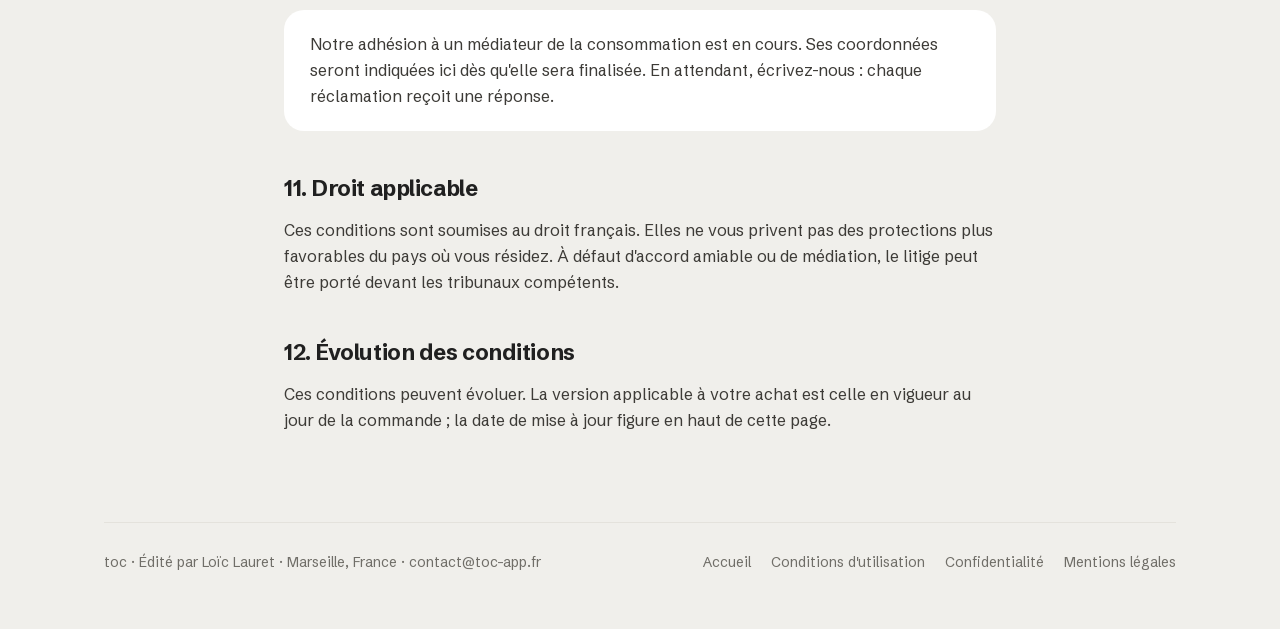
<file: cgv/index.html>
<!DOCTYPE html>
<html lang="fr">
<head>
<meta charset="utf-8">
<meta name="viewport" content="width=device-width, initial-scale=1">
<title>toc — Conditions générales de vente</title>
<meta name="description" content="Conditions générales de vente de l'abonnement toc Premium.">
<meta name="theme-color" content="#F0EFEB">
<link rel="icon" href="/img/favicon.png">
<link rel="stylesheet" href="/style.css">
<link rel="canonical" href="https://toc-app.fr/cgv/">
</head>
<body>

<header class="doc-head">
  <div class="wrap">
    <div class="top">
      <a class="logo" href="/" aria-label="toc, accueil"><img src="/img/logo.webp" alt="toc" width="360" height="157"></a>
      <nav><a href="/">Accueil</a></nav>
    </div>
    <h1>Conditions générales de vente</h1>
    <p>Abonnement toc Premium · Dernière mise à jour : 15 novembre 2026</p>
  </div>
</header>

<main class="doc">
  <div class="intro">
    Ces conditions s'appliquent à l'achat de l'abonnement <strong>toc Premium</strong> dans l'application toc, sur iPhone et sur Android, par un consommateur. Elles complètent les <a href="/cgu/">conditions d'utilisation</a> de l'application. Si un point n'est pas clair, écrivez-nous à <a href="mailto:contact@toc-app.fr">contact@toc-app.fr</a>.
  </div>

  <h2>1. Vendeur</h2>
  <div class="card">
    <p><strong>Loïc Lauret</strong>, entrepreneur individuel<br>
    SIRET : 891 092 793 00027<br>
    Marseille, France<br>
    E-mail : <a href="mailto:contact@toc-app.fr">contact@toc-app.fr</a></p>
  </div>
  <p style="margin-top:12px">L'abonnement est vendu par l'intermédiaire de l'App Store d'Apple (iPhone) ou de Google Play (Android). Le paiement, la facturation et les remboursements sont gérés par Apple ou Google.</p>

  <h2>2. Ce que vous achetez</h2>
  <p>L'application toc est gratuite, avec des limites : 2 vérifications, 7 jours d'historique et 1 rappel. L'abonnement <strong>toc Premium</strong> retire ces limites :</p>
  <ul>
    <li>vérifications illimitées ;</li>
    <li>historique complet ;</li>
    <li>photos et vidéos au moment de valider ;</li>
    <li>un rappel pour chaque vérification.</li>
  </ul>
  <p>Premium est un service numérique fourni dans l'application, sans support matériel. Il fonctionne sur les appareils connectés au compte Apple ou Google qui a acheté l'abonnement, sous réserve d'une version de système compatible (indiquée sur la fiche de la boutique).</p>

  <h2>3. Prix</h2>
  <p>Le prix est affiché dans l'application et sur la boutique avant toute commande, dans votre monnaie, toutes taxes comprises. Le prix affiché au moment de l'achat est celui qui s'applique.</p>
  <p>À titre indicatif, au 15 novembre 2026, sur iPhone en France :</p>
  <table>
    <tr><th>Formule</th><th>Prix TTC</th></tr>
    <tr><td>Premium mensuel</td><td>5,99 € par mois</td></tr>
    <tr><td>Premium annuel</td><td>39,99 € par an</td></tr>
  </table>
  <p style="margin-top:12px">Les prix peuvent varier selon le pays, la boutique (App Store ou Google Play) et dans le temps. En cas de hausse de prix d'un abonnement en cours, Apple ou Google vous prévient à l'avance et, si la loi ou leurs règles l'exigent, demande votre accord ; sans accord, l'abonnement n'est pas renouvelé.</p>

  <h2>4. Commande et paiement</h2>
  <p>Vous commandez depuis l'écran Premium de l'application. Avant de confirmer, la boutique affiche la formule, le prix, la durée et le renouvellement. La commande est confirmée par votre validation dans la boutique (Face ID, mot de passe ou empreinte, selon vos réglages). Apple ou Google débite le moyen de paiement de votre compte et vous envoie un reçu par e-mail.</p>

  <h2>5. Essai gratuit</h2>
  <p>Quand il est proposé, l'essai gratuit dure 7 jours. Il est réservé aux personnes qui n'ont jamais eu l'abonnement avec ce compte Apple ou Google. Si vous ne résiliez pas au moins 24 heures avant la fin de l'essai, l'abonnement payant démarre et le premier paiement est prélevé.</p>

  <h2>6. Durée, renouvellement et résiliation</h2>
  <ul>
    <li><strong>Renouvellement automatique</strong> : l'abonnement se renouvelle à la fin de chaque période (un mois ou un an), au prix en vigueur, sauf résiliation au moins 24 heures avant la fin de la période en cours.</li>
    <li><strong>Résiliation</strong> : à tout moment, sans frais, dans les réglages de votre compte Apple (Réglages → votre nom → Abonnements) ou dans Google Play (Profil → Paiements et abonnements → Abonnements). Supprimer l'application ne résilie pas l'abonnement.</li>
    <li><strong>Après résiliation</strong> : Premium reste actif jusqu'à la fin de la période déjà payée, puis l'application repasse en version gratuite. Vos données restent sur votre téléphone.</li>
  </ul>

  <h2>7. Droit de rétractation</h2>
  <p>En tant que consommateur, vous disposez d'un délai de <strong>14 jours</strong> à compter de l'achat pour vous rétracter, sans avoir à vous justifier. La demande se fait auprès de la boutique qui a encaissé le paiement :</p>
  <ul>
    <li>iPhone : <a href="https://reportaproblem.apple.com">reportaproblem.apple.com</a> ;</li>
    <li>Android : dans Google Play, rubrique Commandes, ou sur <a href="https://support.google.com/googleplay/answer/2479637">la page d'aide remboursement de Google Play</a>.</li>
  </ul>
  <p>Vous pouvez aussi nous écrire à <a href="mailto:contact@toc-app.fr">contact@toc-app.fr</a> : nous vous aiderons dans la démarche. Le remboursement est effectué par Apple ou Google, sur le moyen de paiement utilisé.</p>

  <h2>8. Garantie légale de conformité</h2>
  <p>Premium bénéficie de la garantie légale de conformité des contenus et services numériques (articles L224-25-12 et suivants du Code de la consommation). Si une fonction Premium ne fonctionne pas comme décrit, écrivez-nous : nous la remettrons en conformité dans un délai raisonnable, sans frais. Si ce n'est pas possible, vous pouvez obtenir une réduction de prix ou la résolution du contrat avec remboursement.</p>

  <h2>9. Vos données</h2>
  <p>L'achat est traité par Apple ou Google. Nous recevons seulement l'état de l'abonnement, par l'intermédiaire de RevenueCat, avec un identifiant pseudonyme. Le contenu que vous saisissez dans l'application reste sur votre téléphone. Tout est détaillé dans la <a href="/confidentialite/">politique de confidentialité</a>.</p>

  <h2>10. Réclamations et médiation</h2>
  <p>Pour toute réclamation, écrivez d'abord à <a href="mailto:contact@toc-app.fr">contact@toc-app.fr</a> : nous répondons sous 7 jours ouvrés et cherchons une solution à l'amiable.</p>
  <p>Si le désaccord persiste après cette démarche écrite, vous pouvez recourir gratuitement à un médiateur de la consommation, dans un délai d'un an après votre réclamation :</p>
  <div class="card"><p>Notre adhésion à un médiateur de la consommation est en cours. Ses coordonnées seront indiquées ici dès qu'elle sera finalisée. En attendant, écrivez-nous : chaque réclamation reçoit une réponse.</p></div>

  <h2>11. Droit applicable</h2>
  <p>Ces conditions sont soumises au droit français. Elles ne vous privent pas des protections plus favorables du pays où vous résidez. À défaut d'accord amiable ou de médiation, le litige peut être porté devant les tribunaux compétents.</p>

  <h2>12. Évolution des conditions</h2>
  <p>Ces conditions peuvent évoluer. La version applicable à votre achat est celle en vigueur au jour de la commande ; la date de mise à jour figure en haut de cette page.</p>
</main>

<footer class="foot">
  <div class="wrap">
    <div class="row">
      <span>toc · Édité par Loïc Lauret · Marseille, France · <a href="mailto:contact@toc-app.fr">contact@toc-app.fr</a></span>
      <nav>
        <a href="/">Accueil</a>
        <a href="/cgu/">Conditions d'utilisation</a>
        <a href="/confidentialite/">Confidentialité</a>
        <a href="/mentions-legales/">Mentions légales</a>
      </nav>
    </div>
  </div>
</footer>

<!-- Mesure d'audience sans cookie (GoatCounter) -->
<script data-goatcounter="https://toc-app.goatcounter.com/count" async src="//gc.zgo.at/count.js"></script>
</body>
</html>
</file>
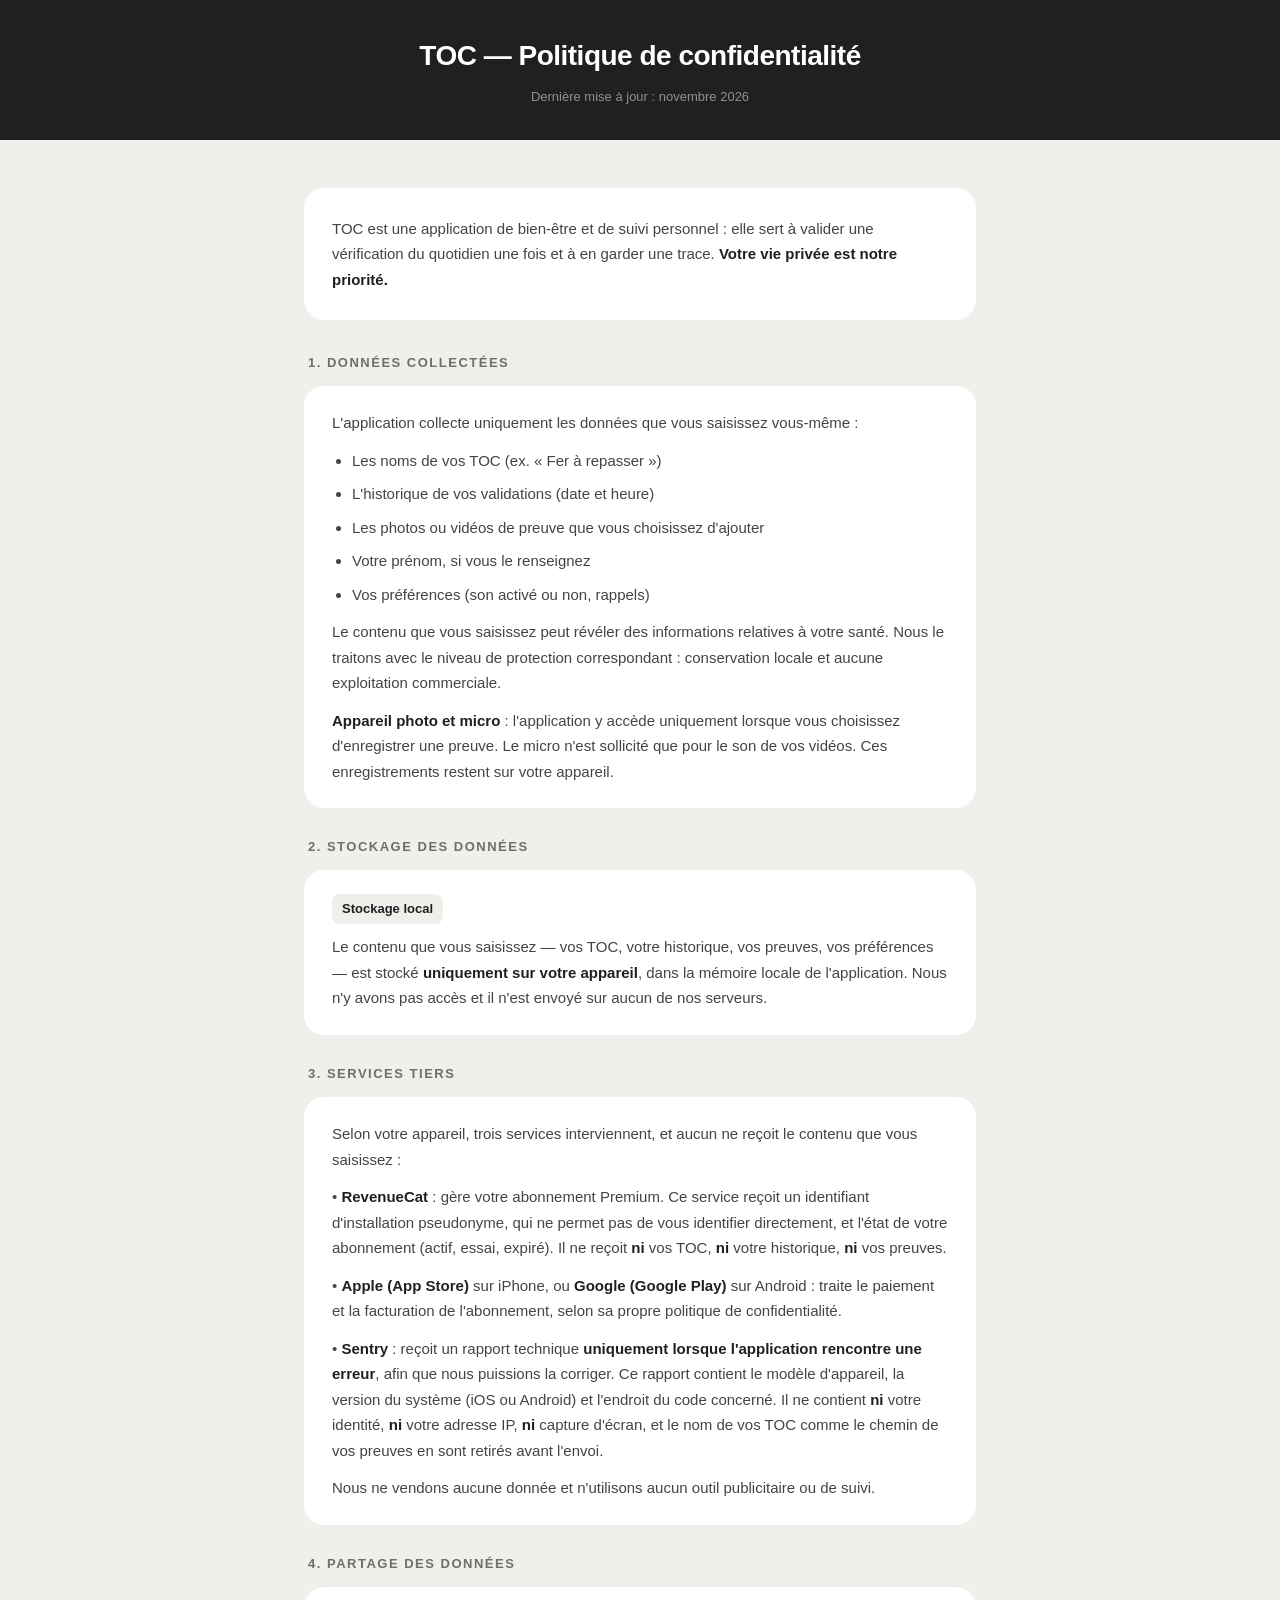
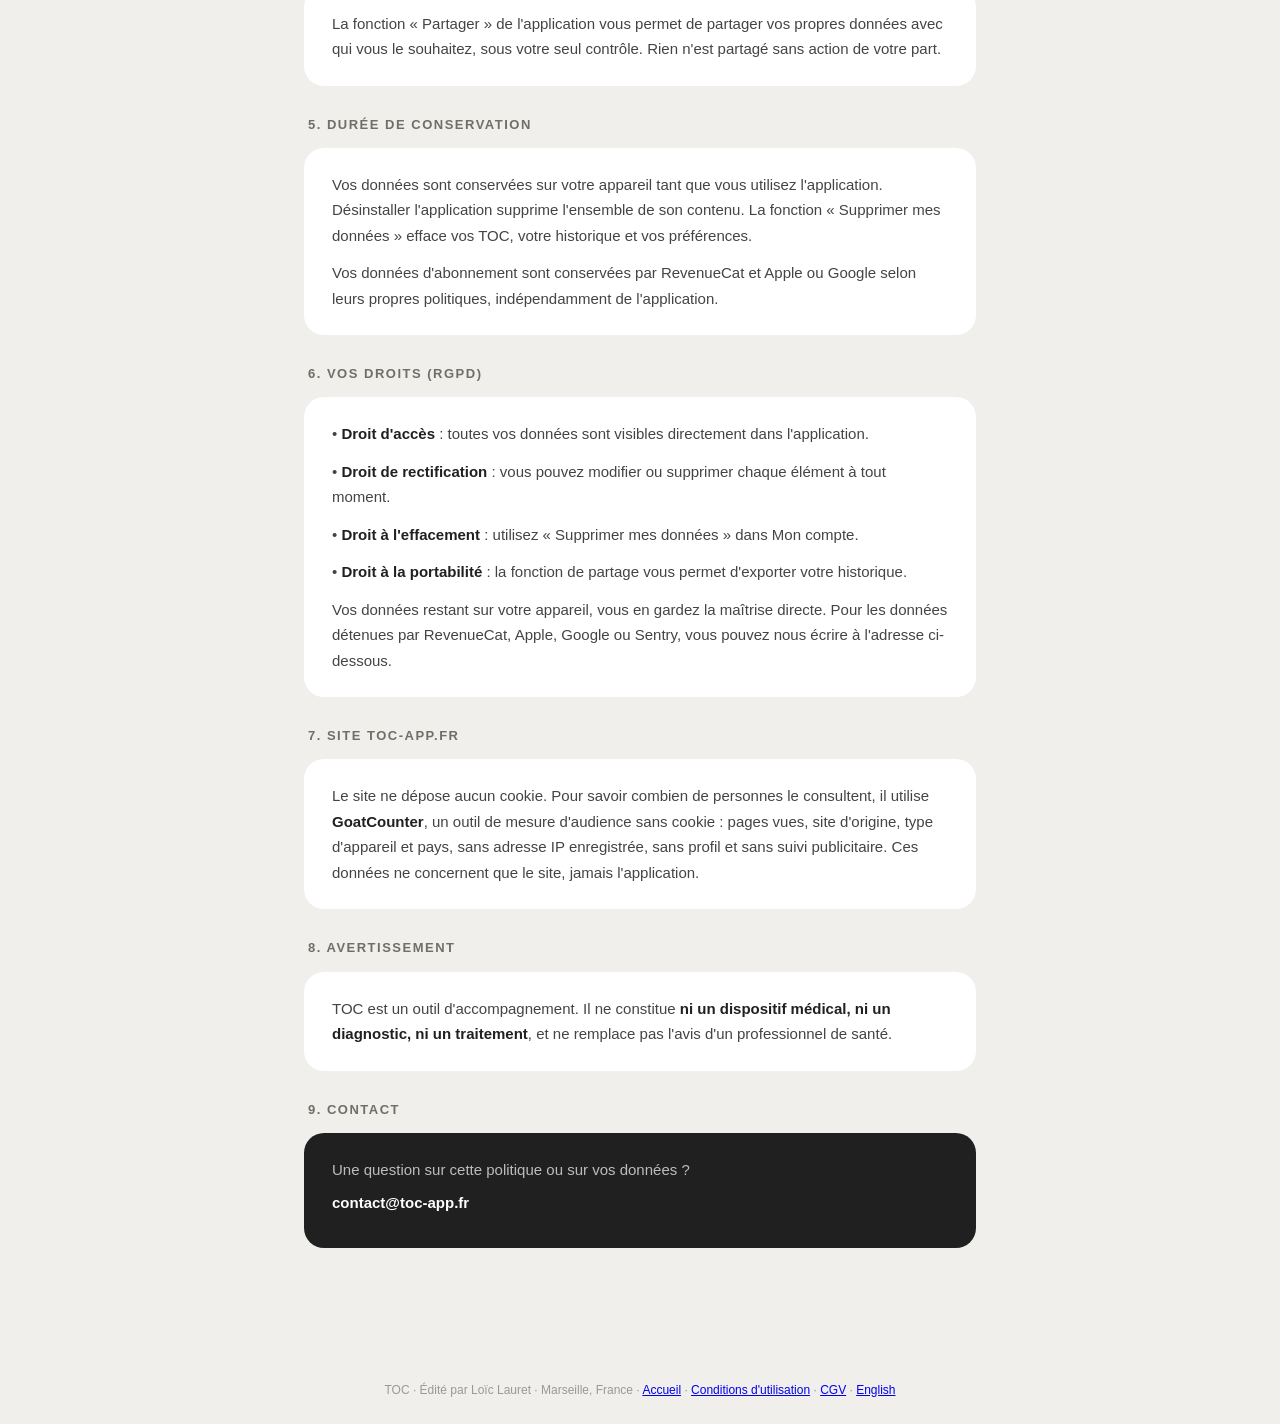
<file: confidentialite/index.html>
<!DOCTYPE html>
<html lang="fr">
<head>
<meta charset="utf-8">
<meta name="viewport" content="width=device-width, initial-scale=1">
<title>TOC — Politique de confidentialité</title>
<style>
  * { margin: 0; padding: 0; box-sizing: border-box; }
  body { font-family: -apple-system, BlinkMacSystemFont, 'Segoe UI', sans-serif; background: #F0EFEB; color: #202020; line-height: 1.7; }
  header { background: #202020; padding: 32px 24px; text-align: center; }
  header h1 { font-size: 28px; font-weight: 700; color: #ffffff; letter-spacing: -0.5px; }
  header p { color: rgba(255,255,255,0.5); font-size: 13px; margin-top: 6px; }
  .container { max-width: 720px; margin: 0 auto; padding: 48px 24px 80px; }
  .intro { background: #ffffff; border-radius: 20px; padding: 28px; margin-bottom: 32px; font-size: 15px; color: #444; }
  .intro strong { color: #202020; }
  section { margin-bottom: 28px; }
  h2 { font-size: 13px; font-weight: 700; color: #706E68; letter-spacing: 1.5px; text-transform: uppercase; margin-bottom: 12px; padding-left: 4px; }
  .card { background: #ffffff; border-radius: 20px; padding: 24px 28px; }
  .card p { font-size: 15px; color: #444; margin-bottom: 12px; }
  .card p:last-child { margin-bottom: 0; }
  .card ul { padding-left: 20px; font-size: 15px; color: #444; }
  .card ul li { margin-bottom: 8px; }
  .card strong { color: #202020; }
  .tag { display: inline-block; background: #F0EFEB; border-radius: 8px; padding: 4px 10px; font-size: 13px; font-weight: 600; color: #202020; margin-bottom: 10px; }
  .contact-card { background: #202020; border-radius: 20px; padding: 24px 28px; color: #ffffff; }
  .contact-card p { font-size: 15px; color: rgba(255,255,255,0.7); margin-bottom: 8px; }
  .contact-card a { color: #ffffff; font-weight: 600; text-decoration: none; }
  footer { text-align: center; padding: 24px; font-size: 12px; color: #999; }
</style>
<link rel="canonical" href="https://toc-app.fr/confidentialite/">
</head>
<body>

<header>
  <h1>TOC — Politique de confidentialité</h1>
  <p>Dernière mise à jour : novembre 2026</p>
</header>

<div class="container">

  <div class="intro">
    TOC est une application de bien-être et de suivi personnel : elle sert à valider une vérification du quotidien une fois et à en garder une trace. <strong>Votre vie privée est notre priorité.</strong>
  </div>

  <section>
    <h2>1. Données collectées</h2>
    <div class="card">
      <p>L'application collecte uniquement les données que vous saisissez vous-même :</p>
      <ul>
        <li>Les noms de vos TOC (ex. « Fer à repasser »)</li>
        <li>L'historique de vos validations (date et heure)</li>
        <li>Les photos ou vidéos de preuve que vous choisissez d'ajouter</li>
        <li>Votre prénom, si vous le renseignez</li>
        <li>Vos préférences (son activé ou non, rappels)</li>
      </ul>
      <p style="margin-top:12px">Le contenu que vous saisissez peut révéler des informations relatives à votre santé. Nous le traitons avec le niveau de protection correspondant : conservation locale et aucune exploitation commerciale.</p>
      <p><strong>Appareil photo et micro</strong> : l'application y accède uniquement lorsque vous choisissez d'enregistrer une preuve. Le micro n'est sollicité que pour le son de vos vidéos. Ces enregistrements restent sur votre appareil.</p>
    </div>
  </section>

  <section>
    <h2>2. Stockage des données</h2>
    <div class="card">
      <span class="tag">Stockage local</span>
      <p>Le contenu que vous saisissez — vos TOC, votre historique, vos preuves, vos préférences — est stocké <strong>uniquement sur votre appareil</strong>, dans la mémoire locale de l'application. Nous n'y avons pas accès et il n'est envoyé sur aucun de nos serveurs.</p>
    </div>
  </section>

  <section>
    <h2>3. Services tiers</h2>
    <div class="card">
      <p>Selon votre appareil, trois services interviennent, et aucun ne reçoit le contenu que vous saisissez :</p>
      <p>• <strong>RevenueCat</strong> : gère votre abonnement Premium. Ce service reçoit un identifiant d'installation pseudonyme, qui ne permet pas de vous identifier directement, et l'état de votre abonnement (actif, essai, expiré). Il ne reçoit <strong>ni</strong> vos TOC, <strong>ni</strong> votre historique, <strong>ni</strong> vos preuves.</p>
      <p>• <strong>Apple (App Store)</strong> sur iPhone, ou <strong>Google (Google Play)</strong> sur Android : traite le paiement et la facturation de l'abonnement, selon sa propre politique de confidentialité.</p>
      <p>• <strong>Sentry</strong> : reçoit un rapport technique <strong>uniquement lorsque l'application rencontre une erreur</strong>, afin que nous puissions la corriger. Ce rapport contient le modèle d'appareil, la version du système (iOS ou Android) et l'endroit du code concerné. Il ne contient <strong>ni</strong> votre identité, <strong>ni</strong> votre adresse IP, <strong>ni</strong> capture d'écran, et le nom de vos TOC comme le chemin de vos preuves en sont retirés avant l'envoi.</p>
      <p>Nous ne vendons aucune donnée et n'utilisons aucun outil publicitaire ou de suivi.</p>
    </div>
  </section>

  <section>
    <h2>4. Partage des données</h2>
    <div class="card">
      <p>La fonction « Partager » de l'application vous permet de partager vos propres données avec qui vous le souhaitez, sous votre seul contrôle. Rien n'est partagé sans action de votre part.</p>
    </div>
  </section>

  <section>
    <h2>5. Durée de conservation</h2>
    <div class="card">
      <p>Vos données sont conservées sur votre appareil tant que vous utilisez l'application. Désinstaller l'application supprime l'ensemble de son contenu. La fonction « Supprimer mes données » efface vos TOC, votre historique et vos préférences.</p>
      <p>Vos données d'abonnement sont conservées par RevenueCat et Apple ou Google selon leurs propres politiques, indépendamment de l'application.</p>
    </div>
  </section>

  <section>
    <h2>6. Vos droits (RGPD)</h2>
    <div class="card">
      <p>• <strong>Droit d'accès</strong> : toutes vos données sont visibles directement dans l'application.</p>
      <p>• <strong>Droit de rectification</strong> : vous pouvez modifier ou supprimer chaque élément à tout moment.</p>
      <p>• <strong>Droit à l'effacement</strong> : utilisez « Supprimer mes données » dans Mon compte.</p>
      <p>• <strong>Droit à la portabilité</strong> : la fonction de partage vous permet d'exporter votre historique.</p>
      <p>Vos données restant sur votre appareil, vous en gardez la maîtrise directe. Pour les données détenues par RevenueCat, Apple, Google ou Sentry, vous pouvez nous écrire à l'adresse ci-dessous.</p>
    </div>
  </section>

  <section>
    <h2>7. Site toc-app.fr</h2>
    <div class="card">
      <p>Le site ne dépose aucun cookie. Pour savoir combien de personnes le consultent, il utilise <strong>GoatCounter</strong>, un outil de mesure d'audience sans cookie : pages vues, site d'origine, type d'appareil et pays, sans adresse IP enregistrée, sans profil et sans suivi publicitaire. Ces données ne concernent que le site, jamais l'application.</p>
    </div>
  </section>

  <section>
    <h2>8. Avertissement</h2>
    <div class="card">
      <p>TOC est un outil d'accompagnement. Il ne constitue <strong>ni un dispositif médical, ni un diagnostic, ni un traitement</strong>, et ne remplace pas l'avis d'un professionnel de santé.</p>
    </div>
  </section>

  <section>
    <h2>9. Contact</h2>
    <div class="contact-card">
      <p>Une question sur cette politique ou sur vos données ?</p>
      <p><a href="mailto:contact@toc-app.fr">contact@toc-app.fr</a></p>
    </div>
  </section>

</div>

<footer>TOC · Édité par Loïc Lauret · Marseille, France · <a href="/">Accueil</a> · <a href="/cgu/">Conditions d'utilisation</a> · <a href="/cgv/">CGV</a> · <a href="/en/privacy/">English</a></footer>

<!-- Mesure d'audience sans cookie (GoatCounter) -->
<script data-goatcounter="https://toc-app.goatcounter.com/count" async src="//gc.zgo.at/count.js"></script>
</body>
</html>
</file>
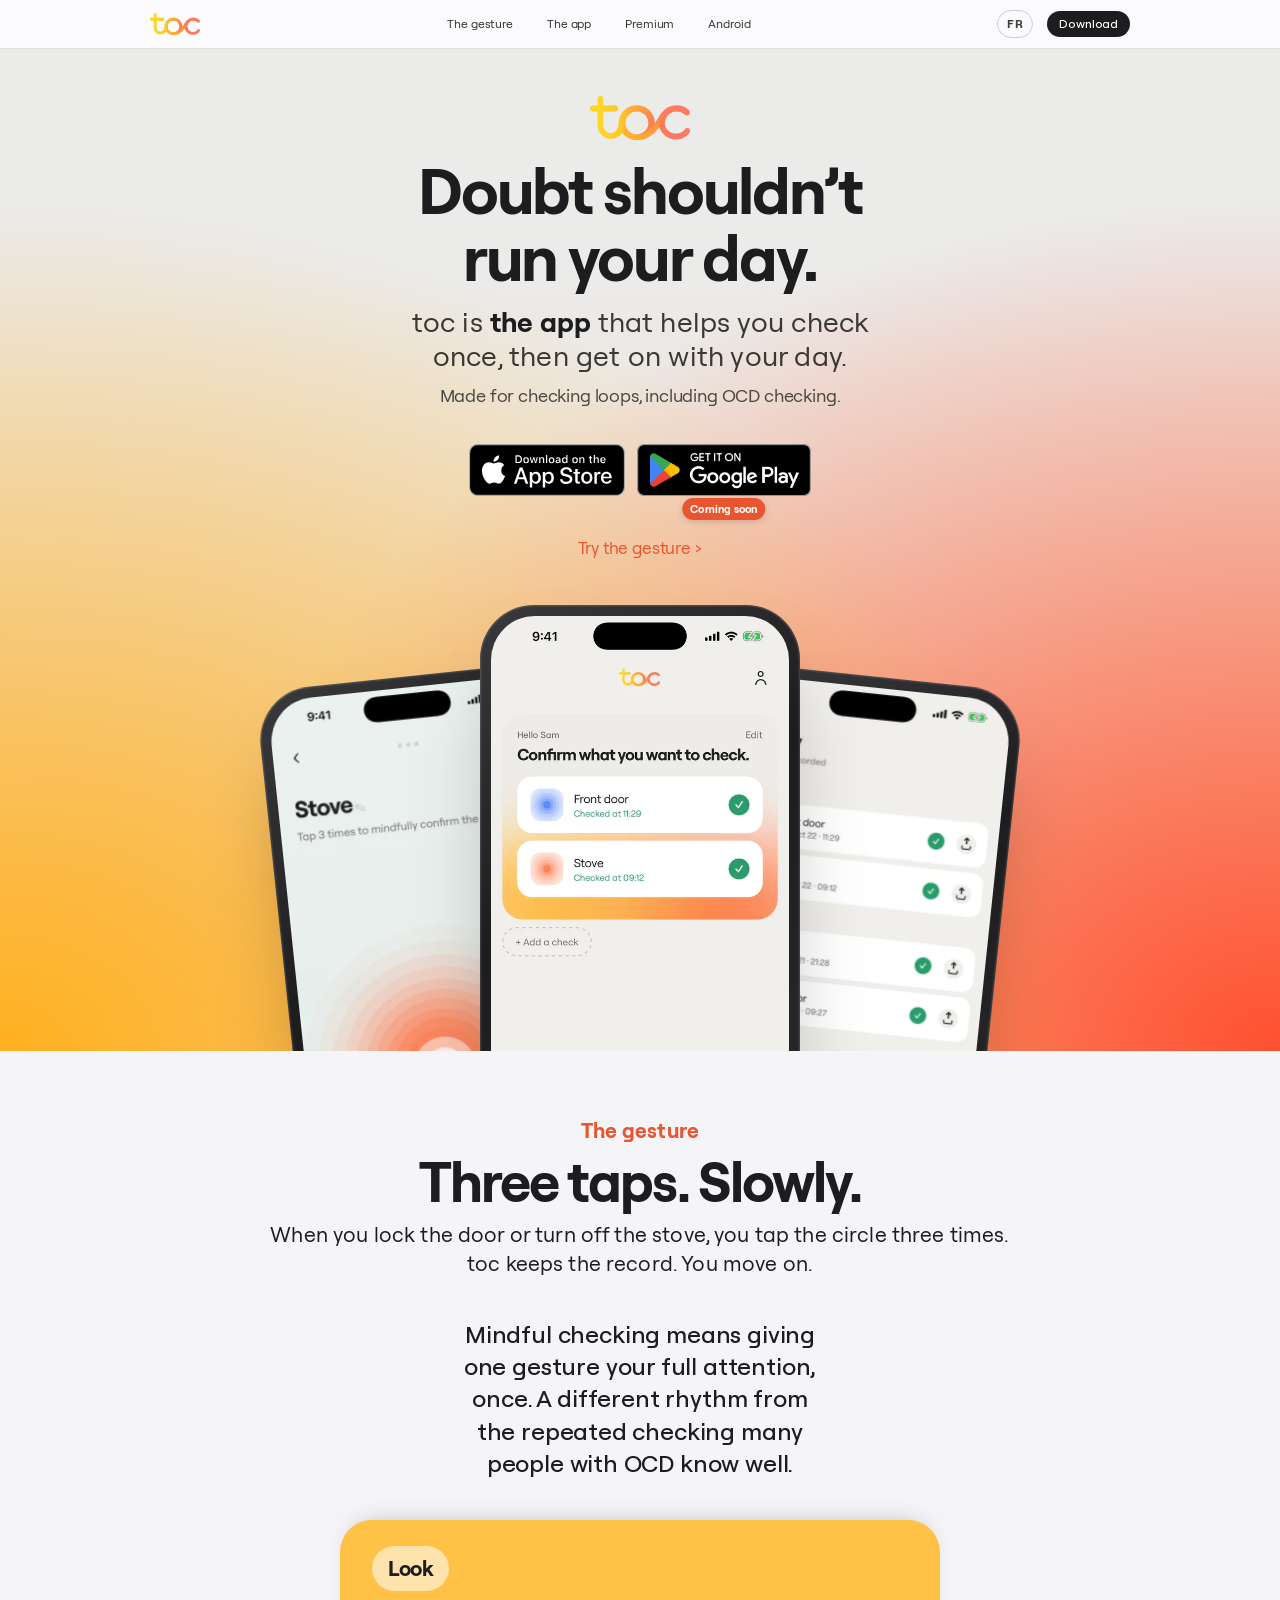
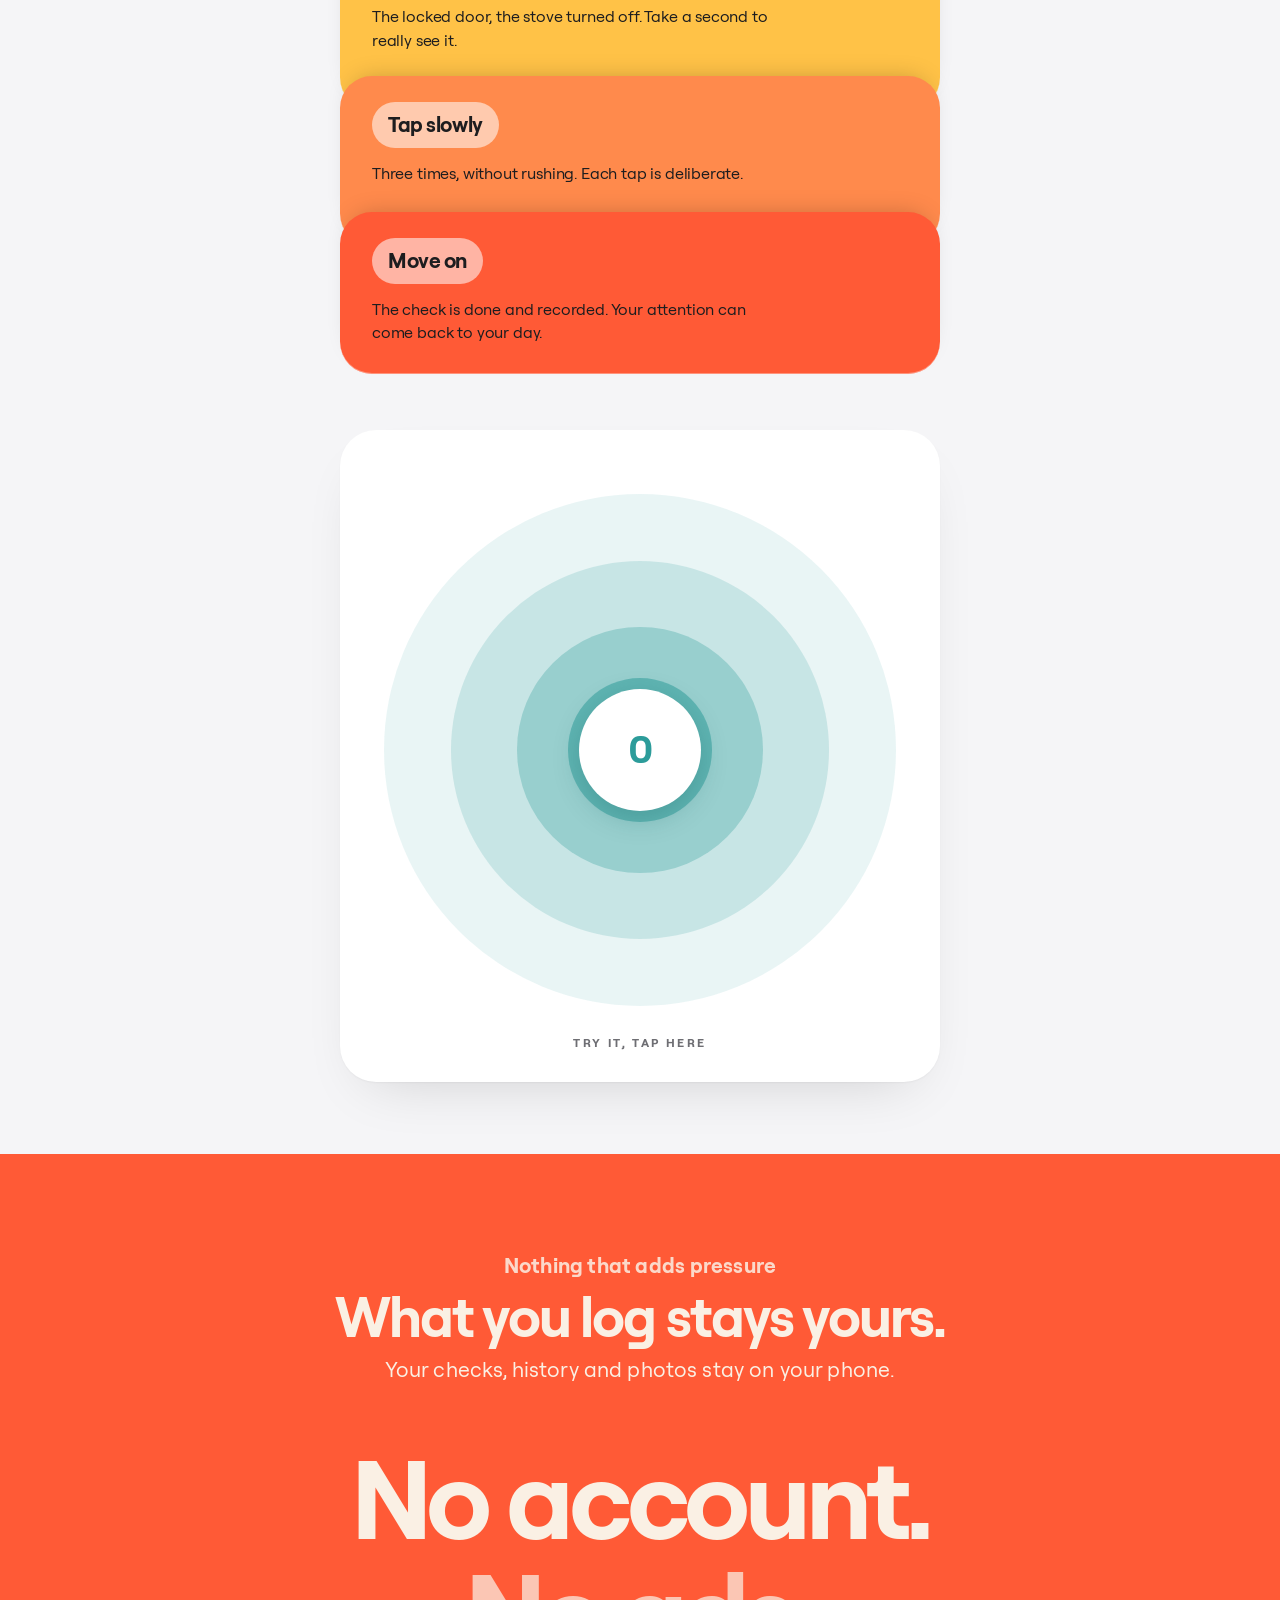
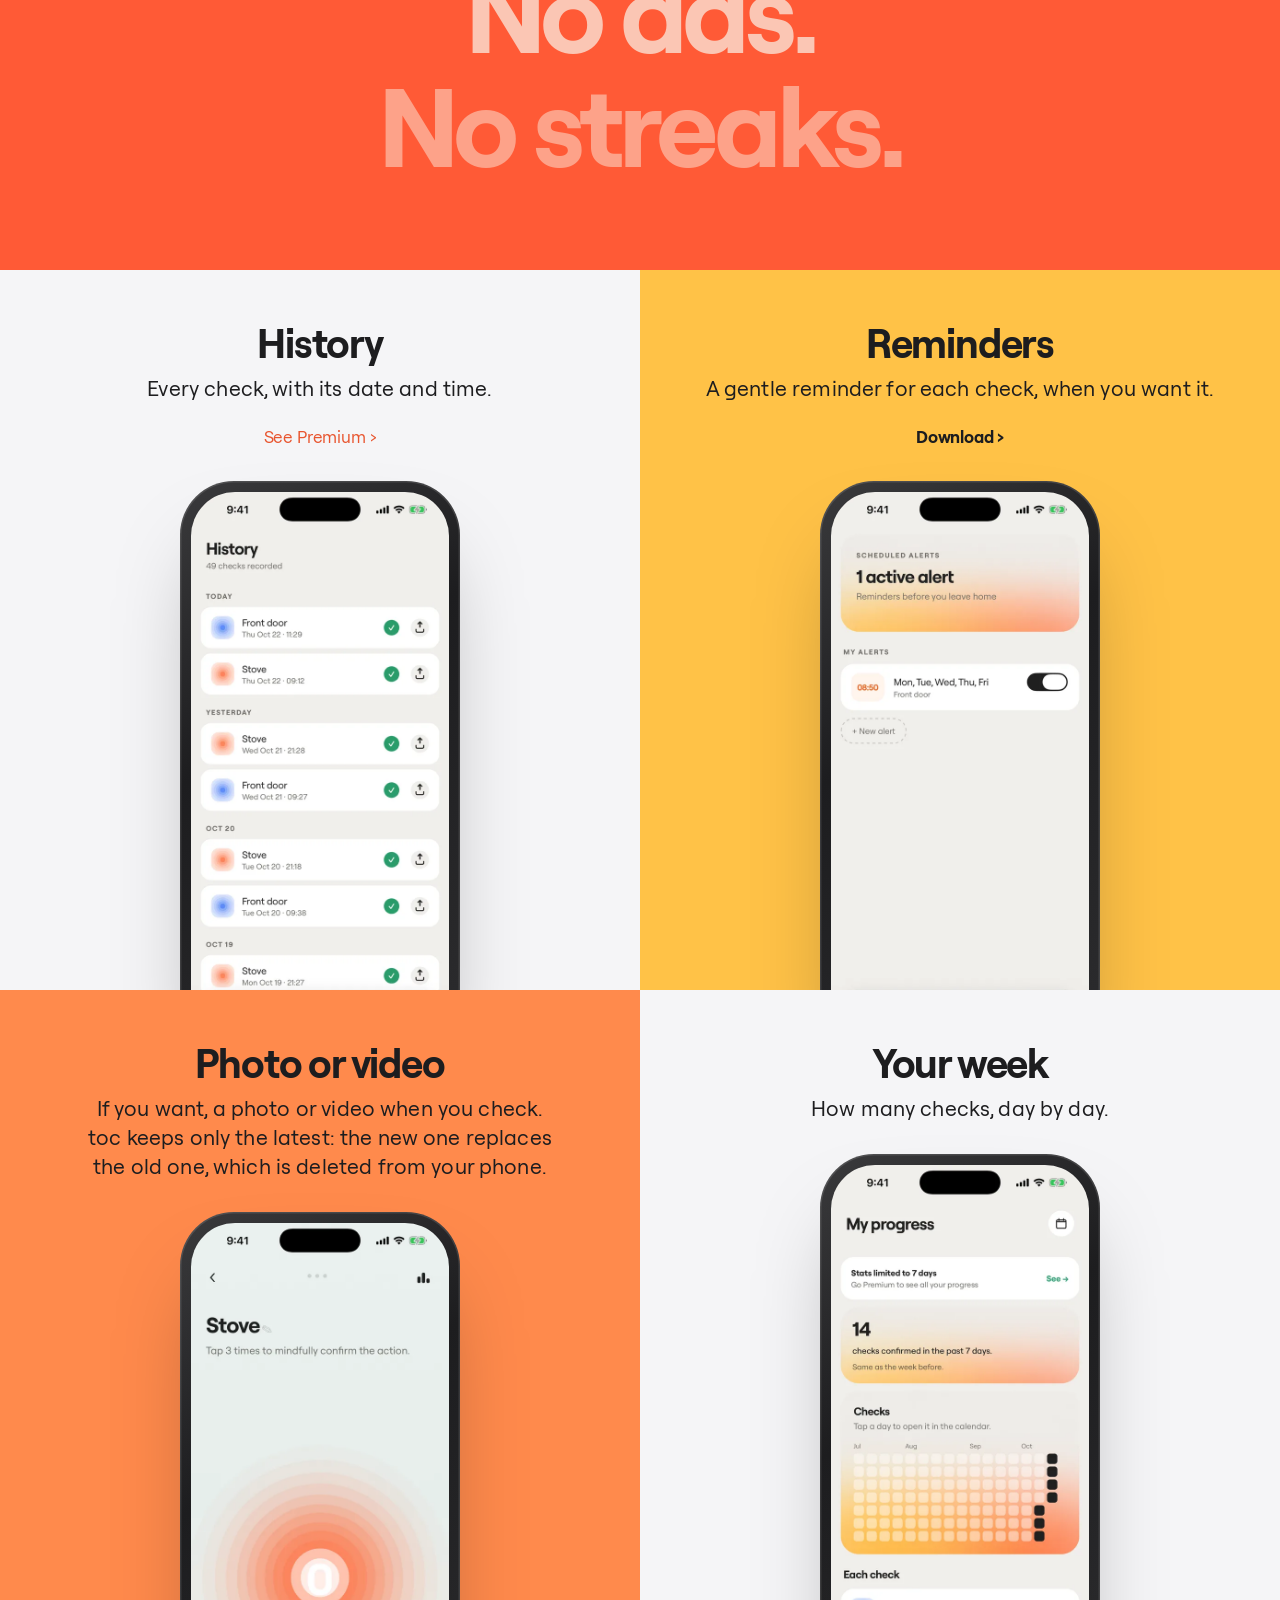
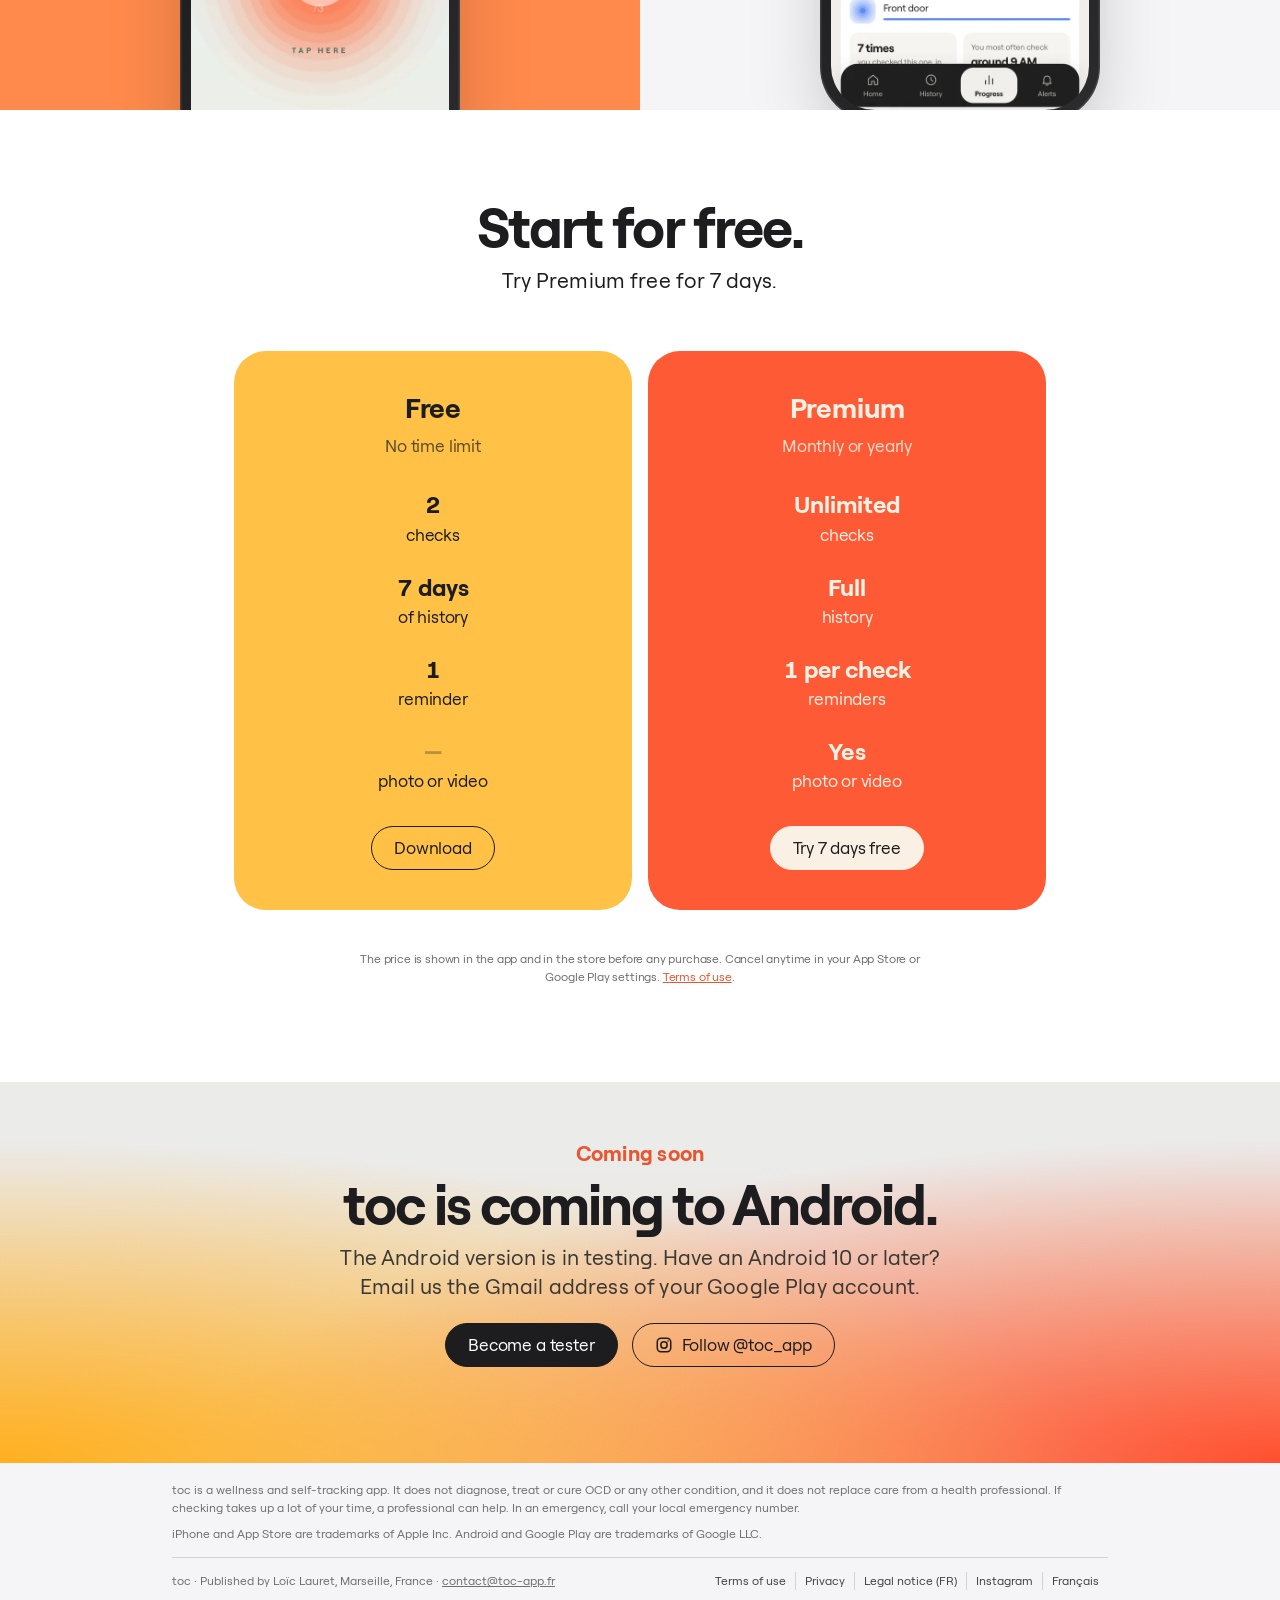
<file: en/index.html>
<!DOCTYPE html>
<html lang="en">
<head>
<meta charset="utf-8">
<script>document.documentElement.classList.add("js")</script>
<meta name="viewport" content="width=device-width, initial-scale=1, viewport-fit=cover">
<title>toc · The app to check once and move on</title>
<meta name="description" content="toc is the app that helps you confirm an everyday check once, with a slow, mindful gesture, then move on. Made for checking loops, including OCD checking. No account: your data stays on your phone.">
<meta property="og:title" content="toc · Doubt shouldn’t run your day">
<meta property="og:description" content="toc is the app that helps you check the door, the stove or the iron once, then get on with your day.">
<meta property="og:type" content="website">
<meta property="og:locale" content="en_US">
<meta property="og:image" content="https://toc-app.fr/img/partage-en.jpg">
<meta property="og:image:width" content="1200">
<meta property="og:image:height" content="630">
<meta name="twitter:card" content="summary_large_image">
<meta property="og:url" content="https://toc-app.fr/en/">
<meta name="theme-color" content="#ffffff">
<link rel="icon" href="/img/favicon.png">
<link rel="apple-touch-icon" href="/img/apple-touch-icon.png">
<link rel="canonical" href="https://toc-app.fr/en/">
<link rel="alternate" hreflang="fr" href="https://toc-app.fr/">
<link rel="alternate" hreflang="en" href="https://toc-app.fr/en/">
<link rel="alternate" hreflang="x-default" href="https://toc-app.fr/">
<link rel="preload" href="/fonts/roobert-bold.woff2" as="font" type="font/woff2" crossorigin>
<link rel="stylesheet" href="/home.css">
<script type="application/ld+json">{"@context": "https://schema.org", "@type": "MobileApplication", "name": "toc", "operatingSystem": "iOS", "applicationCategory": "LifestyleApplication", "description": "toc helps you confirm an everyday check once, with a slow, mindful gesture, then move on.", "url": "https://toc-app.fr/en/", "installUrl": "https://apps.apple.com/app/id6762998398", "inLanguage": ["en", "fr"], "offers": {"@type": "Offer", "price": "0", "priceCurrency": "USD"}, "author": {"@type": "Person", "name": "Loïc Lauret"}}</script>
</head>
<body>
<a class="skip" href="#contenu">Skip to content</a>

<header class="nav">
  <div class="in">
    <a href="/en/" aria-label="toc, home"><img src="/img/logo.webp" alt="toc" width="360" height="157"></a>
    <ul>
      <li><a href="#geste">The gesture</a></li>
      <li><a href="#app">The app</a></li>
      <li><a href="#premium">Premium</a></li>
      <li><a href="#android">Android</a></li>
    </ul>
    <div class="right"><a class="lang" href="/" hreflang="fr" lang="fr" aria-label="Version française">FR</a><a class="dl" href="https://apps.apple.com/app/id6762998398">Download</a></div>
  </div>
</header>

<main id="contenu">
  <!-- 1. Héro -->
  <section class="tile grad hero">
    <div class="copy">
      <img class="logo" src="/img/logo.webp" alt="toc" width="360" height="157">
      <h1>Doubt shouldn’t run your day.</h1>
      <p class="sub">toc is <strong>the app</strong> that helps you check once, then get on with your day.</p>
      <p class="ocd">Made for checking loops, including OCD checking.</p>
      <div class="stores">
        <a href="https://apps.apple.com/app/id6762998398"><img src="/img/badge-app-store-en.svg" alt="Download toc on the App Store" width="156" height="52"></a>
        <a class="soon" href="#android"><img src="/img/badge-google-play-en.png" alt="toc on Google Play, coming soon: become an Android tester" width="175" height="52"><span>Coming soon</span></a>
      </div>
      <p class="try"><a class="more" href="#geste">Try the gesture</a></p>
    </div>
    <div class="fan" aria-hidden="true">
      <div class="device d2"><img src="/img/en-three-taps.webp" alt="" width="560" height="1184"></div>
      <div class="device d3"><img src="/img/en-history.webp" alt="" width="560" height="1184"></div>
      <div class="device d1"><img src="/img/en-home.webp" alt="" width="560" height="1184" fetchpriority="high"></div>
    </div>
  </section>

  <!-- 2. Le geste -->
  <section class="tile gray gesture" id="geste">
    <div class="copy reveal">
      <p class="eyebrow c">The gesture</p>
      <h2 class="t-xl">Three taps. Slowly.</h2>
      <p class="sub sm">When you lock the door or turn off the stove, you tap the circle three times.<br>toc keeps the record. You move on.</p>
      <div class="mindful">
        <p class="mindful-lead">Mindful checking means giving one gesture your full attention, once. A different rhythm from the repeated checking many people with OCD know well.</p>
        <ol class="steps">
          <li><b>1</b><strong>Look</strong><span>The locked door, the stove turned off. Take a second to really see it.</span></li>
          <li><b>2</b><strong>Tap slowly</strong><span>Three times, without rushing. Each tap is deliberate.</span></li>
          <li><b>3</b><strong>Move on</strong><span>The check is done and recorded. Your attention can come back to your day.</span></li>
        </ol>
      </div>
    </div>
    <div class="demo reveal" id="demo">
      <p class="demo-done" aria-live="polite"></p>
      <button type="button" aria-label="Tap to confirm, 0 of 3">
        <span class="ring"></span><span class="ring"></span><span class="ring"></span><span class="ring"></span>
        <span class="core">0</span>
      </button>
      <p class="demo-label">Try it, tap here</p>
    </div>
  </section>

  <!-- 3. Engagement -->
  <section class="tile coral promise">
    <div class="copy reveal">
      <p class="eyebrow c">Nothing that adds pressure</p>
      <h2 class="t-xl">What you log stays yours.</h2>
      <p class="sub sm">Your checks, history and photos stay on your phone.</p>
    </div>
    <p class="words reveal"><span>No account.</span><span>No ads.</span><span>No streaks.</span></p>
  </section>

  <!-- 4. Tuiles par deux -->
  <div class="grid2" id="app">
    <section class="tile gray">
      <div class="copy reveal">
        <h2 class="t-l">History</h2>
        <p class="sub sm">Every check, with its date and time.</p>
        <div class="cta"><a class="more" href="#premium">See Premium</a></div>
      </div>
      <div class="device"><img src="/img/en-history.webp" alt="History: confirmed checks with their date and time." width="560" height="1184" loading="lazy"></div>
    </section>
    <section class="tile sun">
      <div class="copy reveal">
        <h2 class="t-l">Reminders</h2>
        <p class="sub sm">A gentle reminder for each check, when you want it.</p>
        <div class="cta"><a class="more" href="https://apps.apple.com/app/id6762998398">Download</a></div>
      </div>
      <div class="device"><img src="/img/en-reminders.webp" alt="Reminders screen in toc." width="560" height="1184" loading="lazy"></div>
    </section>
    <section class="tile tan">
      <div class="copy reveal">
        <h2 class="t-l">Photo or video</h2>
        <p class="sub sm">If you want, a photo or video when you check. toc keeps only the latest: the new one replaces the old one, which is deleted from your phone.</p>
      </div>
      <div class="device"><img src="/img/en-three-taps.webp" alt="Confirming the stove with three taps." width="560" height="1184" loading="lazy"></div>
    </section>
    <section class="tile gray">
      <div class="copy reveal">
        <h2 class="t-l">Your week</h2>
        <p class="sub sm">How many checks, day by day.</p>
      </div>
      <div class="device"><img src="/img/en-progress.webp" alt="Progress screen: the week’s checks." width="560" height="1184" loading="lazy"></div>
    </section>
  </div>

  <!-- 5. Gratuit / Premium -->
  <section class="tile plans" id="premium">
    <div class="copy reveal">
      <h2 class="t-xl">Start for free.</h2>
      <p class="sub sm">Try Premium free for 7 days.</p>
    </div>
    <div class="cols reveal">
      <div class="col">
        <h3>Free</h3>
        <p class="price">No time limit</p>
        <ul>
          <li><b>2</b>checks</li>
          <li><b>7 days</b>of history</li>
          <li><b>1</b>reminder</li>
          <li><b class="no">—</b>photo or video</li>
        </ul>
        <a class="btn line" href="https://apps.apple.com/app/id6762998398">Download</a>
      </div>
      <div class="col">
        <h3>Premium</h3>
        <p class="price">Monthly or yearly</p>
        <ul>
          <li><b>Unlimited</b>checks</li>
          <li><b>Full</b>history</li>
          <li><b>1 per check</b>reminders</li>
          <li><b>Yes</b>photo or video</li>
        </ul>
        <a class="btn fill" href="https://apps.apple.com/app/id6762998398">Try 7 days free</a>
      </div>
    </div>
    <p class="fine">The price is shown in the app and in the store before any purchase. Cancel anytime in your App Store or Google Play settings. <a href="/en/terms/">Terms of use</a>.</p>
  </section>

  <!-- 6. Android -->
  <section class="tile grad" id="android" style="padding-bottom:96px">
    <div class="copy reveal">
      <p class="eyebrow c">Coming soon</p>
      <h2 class="t-xl">toc is coming to Android.</h2>
      <p class="sub sm">The Android version is in testing. Have an Android 10 or later?<br>Email us the Gmail address of your Google Play account.</p>
      <div class="cta">
        <a class="btn fill" href="mailto:contact@toc-app.fr?subject=Android%20tester%20toc">Become a tester</a>
        <a class="btn line ig" href="https://www.instagram.com/toc_app/" rel="noopener"><svg viewBox="0 0 24 24" aria-hidden="true" fill="none" stroke="currentColor" stroke-width="2"><rect x="3" y="3" width="18" height="18" rx="5"/><circle cx="12" cy="12" r="4.2"/><circle cx="17.4" cy="6.6" r="1.1" fill="currentColor" stroke="none"/></svg>Follow @toc_app</a>
      </div>
    </div>
  </section>
</main>

<footer class="foot">
  <div class="in">
    <div class="notes">
      <p>toc is a wellness and self-tracking app. It does not diagnose, treat or cure OCD or any other condition, and it does not replace care from a health professional. If checking takes up a lot of your time, a professional can help. In an emergency, call your local emergency number.</p>
      <p>iPhone and App Store are trademarks of Apple Inc. Android and Google Play are trademarks of Google LLC.</p>
    </div>
    <div class="row">
      <span>toc · Published by Loïc Lauret, Marseille, France · <a href="mailto:contact@toc-app.fr">contact@toc-app.fr</a></span>
      <nav>
        <a href="/en/terms/">Terms of use</a>
        <a href="/en/privacy/">Privacy</a>
        <a href="/mentions-legales/">Legal notice (FR)</a>
        <a href="https://www.instagram.com/toc_app/" rel="noopener">Instagram</a>
        <a href="/">Français</a>
      </nav>
    </div>
  </div>
</footer>

<script>
(() => {
  const demo = document.getElementById('demo'); if (!demo) return;
  const btn = demo.querySelector('button'), core = demo.querySelector('.core'), label = demo.querySelector('.demo-label'), done = demo.querySelector('.demo-done');
  let n = 0, timer;
  const step = () => {
    if (n >= 3) { n = 0; demo.classList.remove('done'); core.textContent = '0'; label.textContent = 'Try it, tap here'; done.textContent = ''; btn.setAttribute('aria-label', 'Tap to confirm, 0 of 3'); return; }
    n++;
    core.textContent = n;
    btn.setAttribute('aria-label', 'Tap to confirm, ' + n + ' of 3');
    demo.classList.add('pulse'); clearTimeout(timer); timer = setTimeout(() => demo.classList.remove('pulse'), 220);
    if (navigator.vibrate) navigator.vibrate(n === 3 ? [12, 60, 12] : 10);
    if (n === 3) {
      const t = new Intl.DateTimeFormat(undefined, { hour: '2-digit', minute: '2-digit' }).format(new Date());
      core.textContent = '✓'; label.textContent = 'Done'; done.textContent = 'Checked at ' + t + '. Moving on.';
      demo.classList.add('done');
    }
  };
  // Apple : la réponse part dès le toucher, pas au relâchement ; le clavier passe par click (detail = 0)
  btn.addEventListener('pointerdown', (e) => { if (e.button === 0) { demo.classList.add('touched'); step(); } });
  btn.addEventListener('click', (e) => { if (e.detail === 0) { demo.classList.add('touched'); step(); } });
})();
</script>
<script>
(() => {
  // Les téléphones montent au défilement (transform seulement, désactivé si « réduire les animations »)
  if (matchMedia('(prefers-reduced-motion: reduce)').matches) { document.querySelectorAll('.hero, .fan, .reveal').forEach(el => el.classList.add('in')); return; }
  const clamp = (v, a, b) => Math.min(b, Math.max(a, v));
  const tiles = [...document.querySelectorAll('.grid2 .tile')].map(t => [t, t.querySelector('.device')]).filter(x => x[1]);
  const fan = document.querySelector('.fan'), side = fan ? fan.querySelectorAll('.d2, .d3') : [], main = fan && fan.querySelector('.d1');
  let ticking = false;
  const update = () => {
    ticking = false;
    const vh = innerHeight;
    for (const [t, d] of tiles) {
      const r = t.getBoundingClientRect();
      if (r.bottom < -200 || r.top > vh + 200) continue;
      const p = clamp((vh - r.top) / (vh + r.height), 0, 1);
      // jamais au-dessus du texte de la tuile : on garde 28 px sous le dernier élément du texte
      const copy = t.querySelector('.copy'), minY = copy.offsetTop + copy.offsetHeight + 32 - d.offsetTop;
      // le téléphone se cale juste sous le texte ; il part 90 px plus bas et rejoint sa place quand la tuile est bien visible
      const k = clamp(1 - p * 2.2, 0, 1);
      d.style.setProperty('--y', (minY + k * 220).toFixed(1) + 'px');
      d.style.setProperty('--s', (1 - k * 0.12).toFixed(3));
    }
    if (fan) {
      const p = clamp(scrollY / (vh * 0.8), 0, 1);
      main.style.setProperty('--y', (-p * 160).toFixed(1) + 'px');
      side.forEach(d => { d.style.setProperty('--y', (-p * 90).toFixed(1) + 'px'); d.style.setProperty('--x', (p * 90).toFixed(1) + 'px'); d.style.setProperty('--r', (p * 7).toFixed(2) + 'deg'); });
    }
  };
  addEventListener('scroll', () => { if (!ticking) { ticking = true; requestAnimationFrame(update); } }, { passive: true });
  addEventListener('resize', update);
  update();
  // entrée du héro au chargement
  requestAnimationFrame(() => requestAnimationFrame(() => { document.querySelector('.hero').classList.add('in'); if (fan) fan.classList.add('in'); }));
  // révélation douce des blocs au défilement
  const io = new IntersectionObserver((es) => es.forEach(e => { if (e.isIntersecting) { e.target.classList.add('in'); io.unobserve(e.target); } }), { rootMargin: '0px 0px -12% 0px' });
  document.querySelectorAll('.reveal').forEach(el => io.observe(el));
})();
</script>
<!-- Mesure d'audience sans cookie (GoatCounter) -->
<script data-goatcounter="https://toc-app.goatcounter.com/count" async src="//gc.zgo.at/count.js"></script>
</body>
</html>
</file>
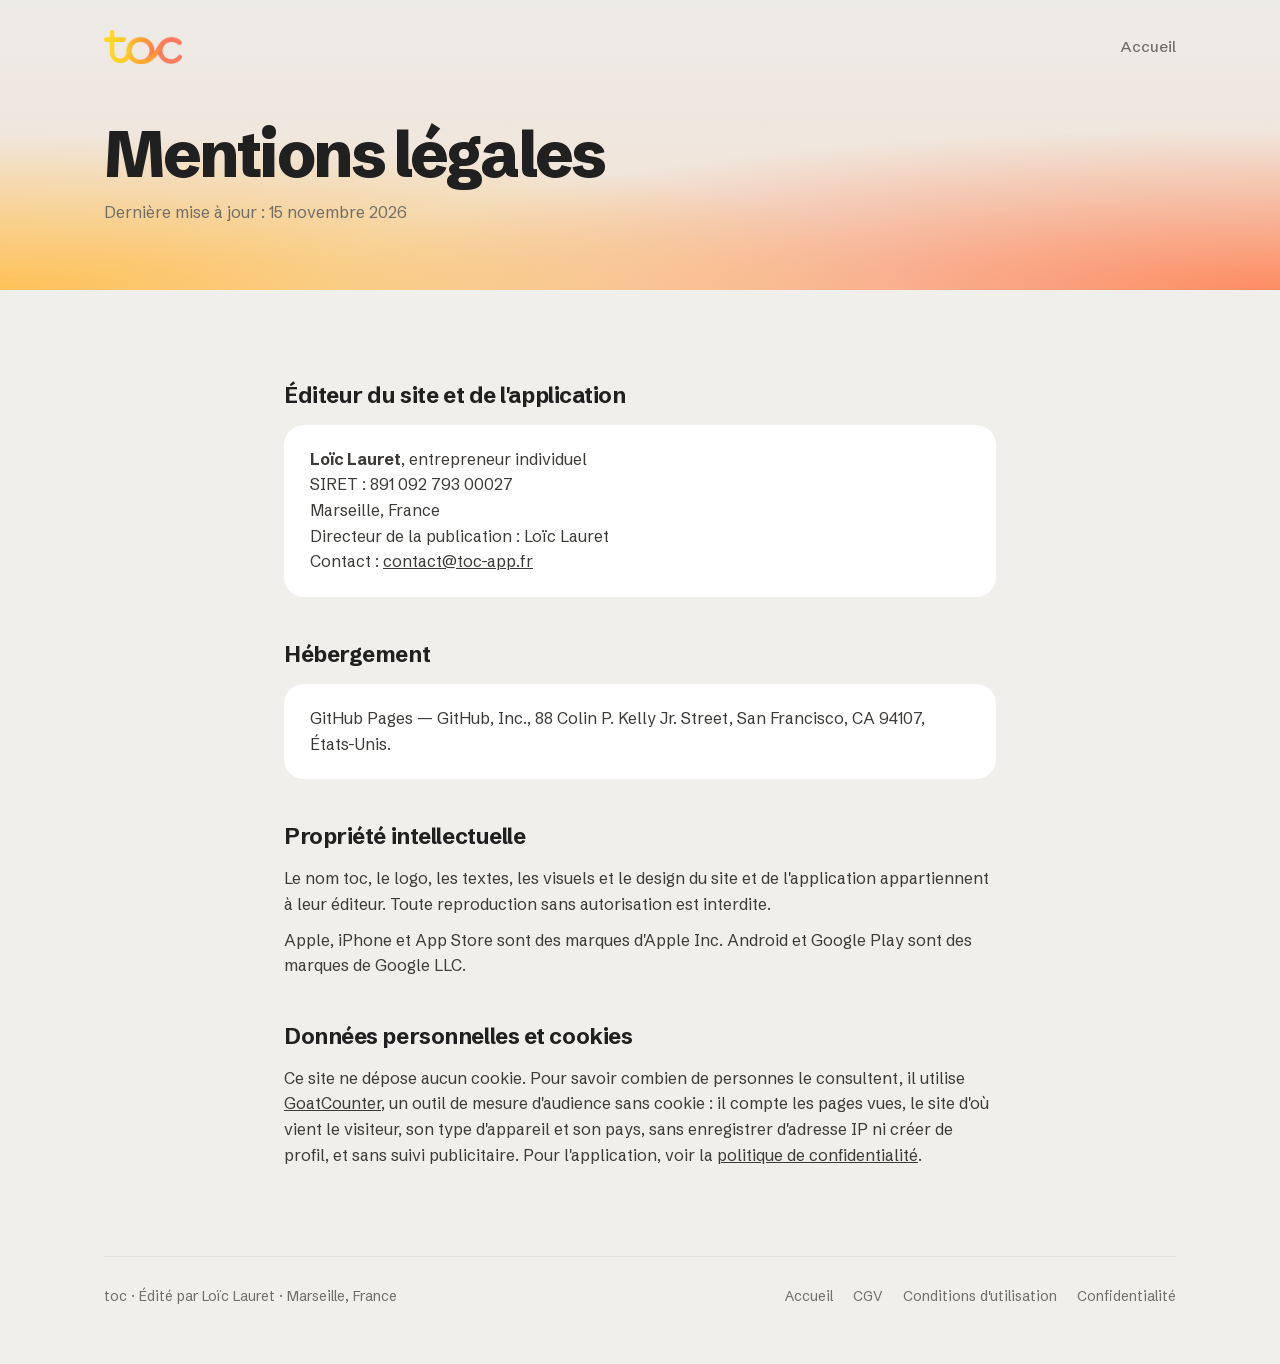
<file: mentions-legales/index.html>
<!DOCTYPE html>
<html lang="fr">
<head>
<meta charset="utf-8">
<meta name="viewport" content="width=device-width, initial-scale=1">
<title>toc — Mentions légales</title>
<meta name="theme-color" content="#F0EFEB">
<link rel="icon" href="/img/favicon.png">
<link rel="stylesheet" href="/style.css">
<link rel="canonical" href="https://toc-app.fr/mentions-legales/">
</head>
<body>

<header class="doc-head">
  <div class="wrap">
    <div class="top">
      <a class="logo" href="/" aria-label="toc, accueil"><img src="/img/logo.webp" alt="toc" width="360" height="157"></a>
      <nav><a href="/">Accueil</a></nav>
    </div>
    <h1>Mentions légales</h1>
    <p>Dernière mise à jour : 15 novembre 2026</p>
  </div>
</header>

<main class="doc">
  <h2>Éditeur du site et de l'application</h2>
  <div class="card">
    <p><strong>Loïc Lauret</strong>, entrepreneur individuel<br>
    SIRET : 891 092 793 00027<br>
    Marseille, France<br>
    Directeur de la publication : Loïc Lauret<br>
    Contact : <a href="mailto:contact@toc-app.fr">contact@toc-app.fr</a></p>
  </div>

  <h2>Hébergement</h2>
  <div class="card">
    <p>GitHub Pages — GitHub, Inc., 88 Colin P. Kelly Jr. Street, San Francisco, CA 94107, États-Unis.</p>
  </div>

  <h2>Propriété intellectuelle</h2>
  <p>Le nom toc, le logo, les textes, les visuels et le design du site et de l'application appartiennent à leur éditeur. Toute reproduction sans autorisation est interdite.</p>
  <p>Apple, iPhone et App Store sont des marques d'Apple Inc. Android et Google Play sont des marques de Google LLC.</p>

  <h2>Données personnelles et cookies</h2>
  <p>Ce site ne dépose aucun cookie. Pour savoir combien de personnes le consultent, il utilise <a href="https://www.goatcounter.com">GoatCounter</a>, un outil de mesure d'audience sans cookie : il compte les pages vues, le site d'où vient le visiteur, son type d'appareil et son pays, sans enregistrer d'adresse IP ni créer de profil, et sans suivi publicitaire. Pour l'application, voir la <a href="/confidentialite/">politique de confidentialité</a>.</p>
</main>

<footer class="foot">
  <div class="wrap">
    <div class="row">
      <span>toc · Édité par Loïc Lauret · Marseille, France</span>
      <nav>
        <a href="/">Accueil</a>
        <a href="/cgv/">CGV</a>
        <a href="/cgu/">Conditions d'utilisation</a>
        <a href="/confidentialite/">Confidentialité</a>
      </nav>
    </div>
  </div>
</footer>

<!-- Mesure d'audience sans cookie (GoatCounter) -->
<script data-goatcounter="https://toc-app.goatcounter.com/count" async src="//gc.zgo.at/count.js"></script>
</body>
</html>
</file>
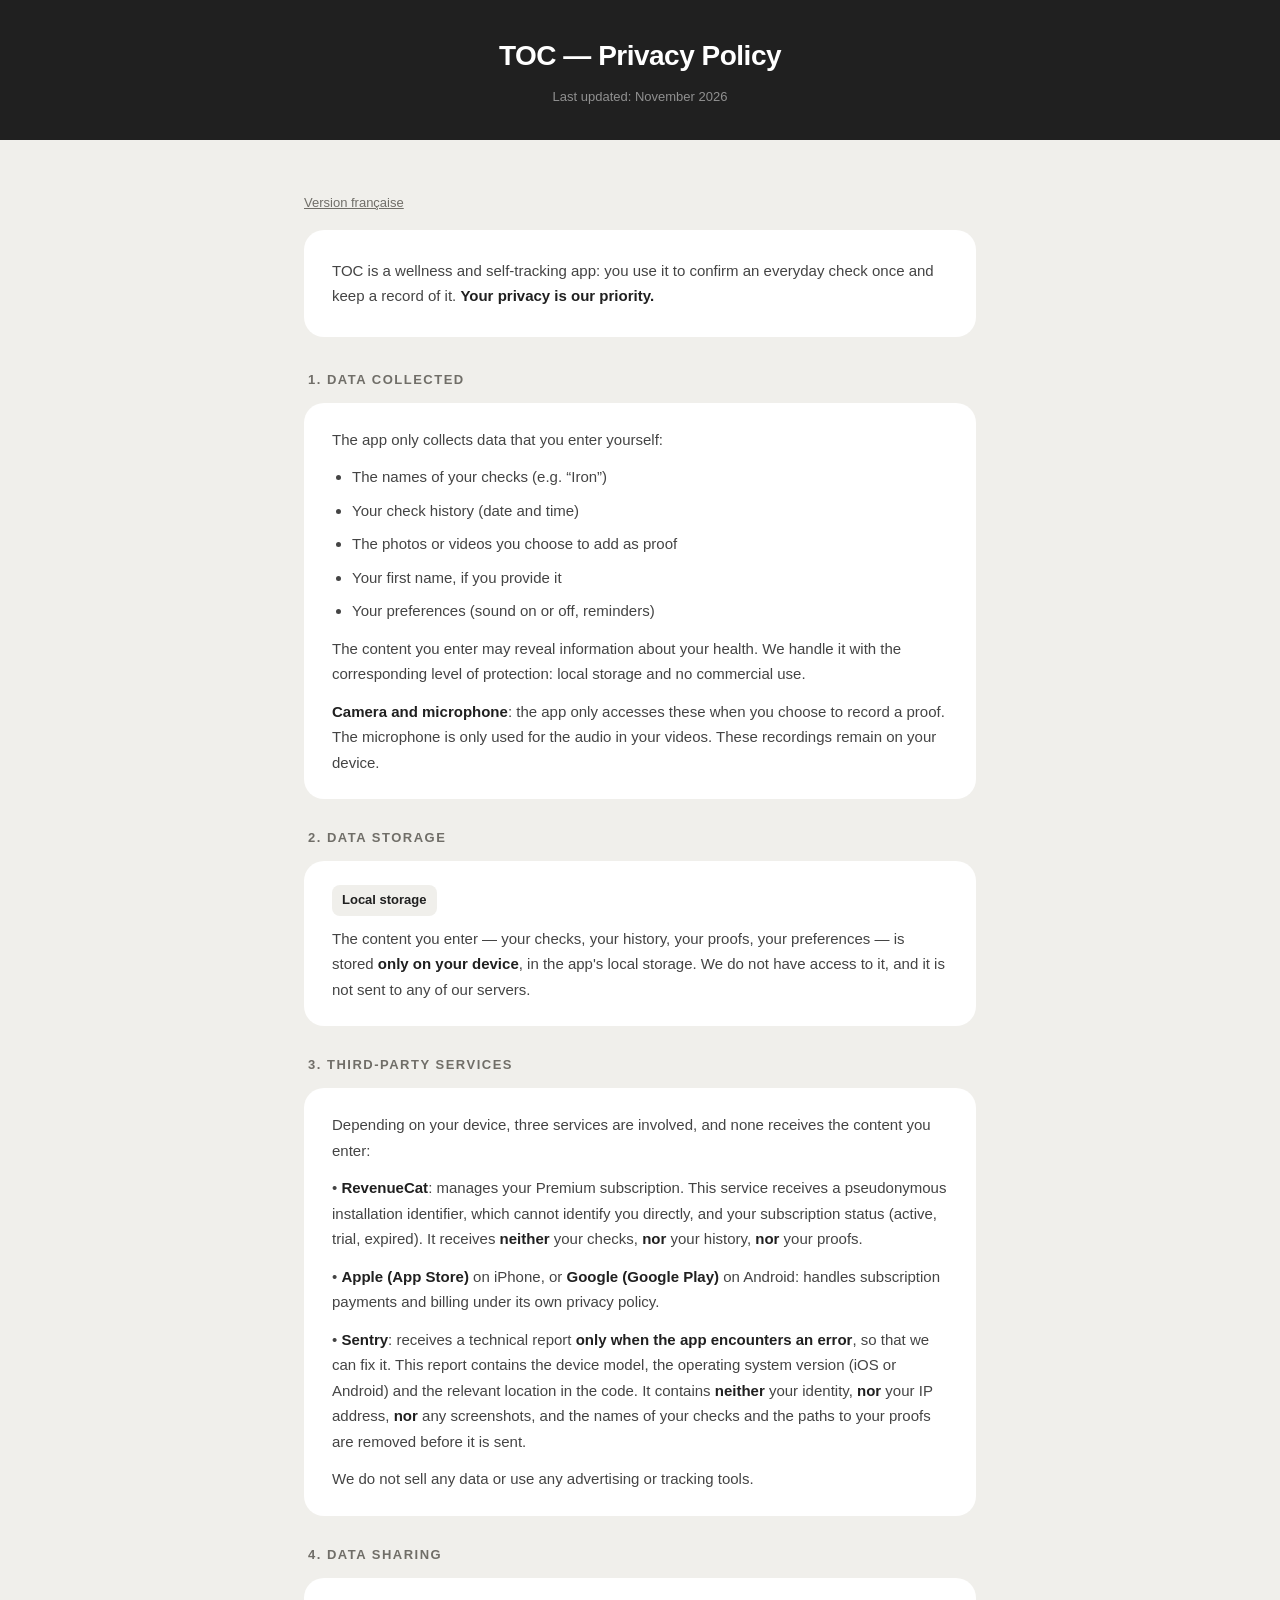
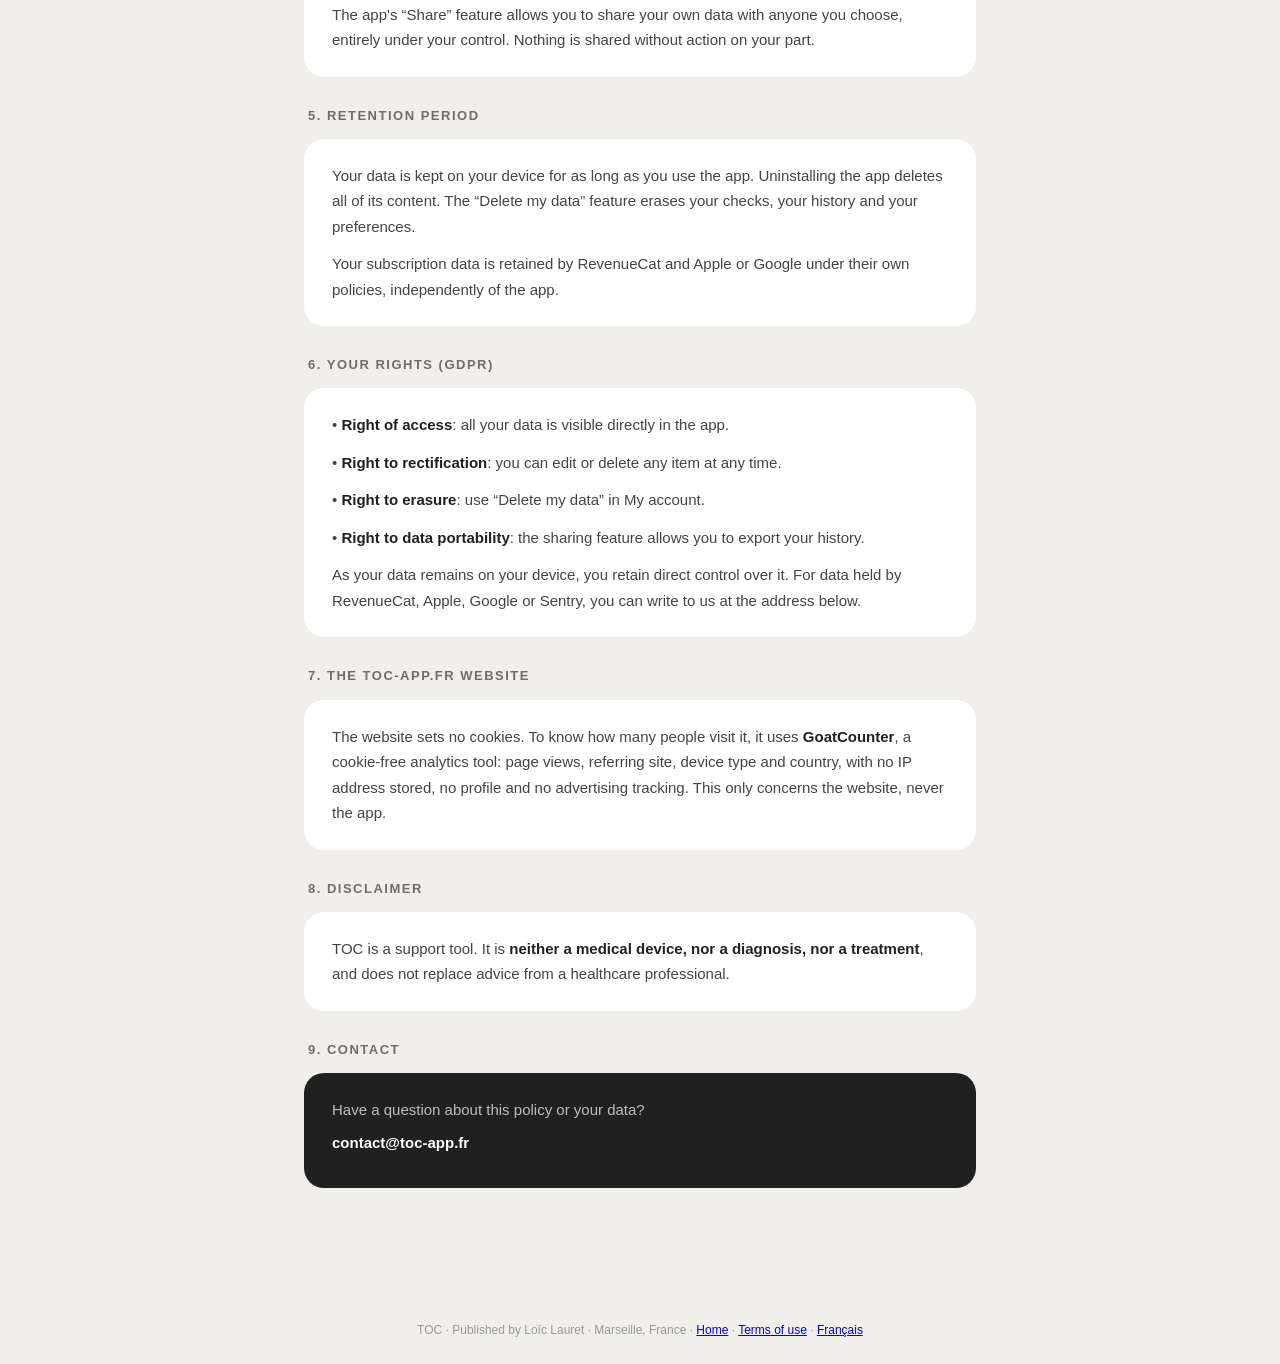
<file: en/privacy/index.html>
<!DOCTYPE html>
<html lang="en">
<head>
<meta charset="utf-8">
<meta name="viewport" content="width=device-width, initial-scale=1">
<title>TOC — Privacy Policy</title>
<style>
  * { margin: 0; padding: 0; box-sizing: border-box; }
  body { font-family: -apple-system, BlinkMacSystemFont, 'Segoe UI', sans-serif; background: #F0EFEB; color: #202020; line-height: 1.7; }
  header { background: #202020; padding: 32px 24px; text-align: center; }
  header h1 { font-size: 28px; font-weight: 700; color: #ffffff; letter-spacing: -0.5px; }
  header p { color: rgba(255,255,255,0.5); font-size: 13px; margin-top: 6px; }
  .container { max-width: 720px; margin: 0 auto; padding: 48px 24px 80px; }
  .intro { background: #ffffff; border-radius: 20px; padding: 28px; margin-bottom: 32px; font-size: 15px; color: #444; }
  .intro strong { color: #202020; }
  section { margin-bottom: 28px; }
  h2 { font-size: 13px; font-weight: 700; color: #706E68; letter-spacing: 1.5px; text-transform: uppercase; margin-bottom: 12px; padding-left: 4px; }
  .card { background: #ffffff; border-radius: 20px; padding: 24px 28px; }
  .card p { font-size: 15px; color: #444; margin-bottom: 12px; }
  .card p:last-child { margin-bottom: 0; }
  .card ul { padding-left: 20px; font-size: 15px; color: #444; }
  .card ul li { margin-bottom: 8px; }
  .card strong { color: #202020; }
  .tag { display: inline-block; background: #F0EFEB; border-radius: 8px; padding: 4px 10px; font-size: 13px; font-weight: 600; color: #202020; margin-bottom: 10px; }
  .contact-card { background: #202020; border-radius: 20px; padding: 24px 28px; color: #ffffff; }
  .contact-card p { font-size: 15px; color: rgba(255,255,255,0.7); margin-bottom: 8px; }
  .contact-card a { color: #ffffff; font-weight: 600; text-decoration: none; }
  footer { text-align: center; padding: 24px; font-size: 12px; color: #999; }
</style>
<link rel="canonical" href="https://toc-app.fr/en/privacy/">
</head>
<body>

<header>
  <h1>TOC — Privacy Policy</h1>
  <p>Last updated: November 2026</p>
</header>

<div class="container">

  <a href="https://toc-app.fr/" style="display: inline-block; font-size: 13px; color: #706E68; margin-bottom: 16px;">Version française</a>

  <div class="intro">
    TOC is a wellness and self-tracking app: you use it to confirm an everyday check once and keep a record of it. <strong>Your privacy is our priority.</strong>
  </div>

  <section>
    <h2>1. Data collected</h2>
    <div class="card">
      <p>The app only collects data that you enter yourself:</p>
      <ul>
        <li>The names of your checks (e.g. “Iron”)</li>
        <li>Your check history (date and time)</li>
        <li>The photos or videos you choose to add as proof</li>
        <li>Your first name, if you provide it</li>
        <li>Your preferences (sound on or off, reminders)</li>
      </ul>
      <p style="margin-top:12px">The content you enter may reveal information about your health. We handle it with the corresponding level of protection: local storage and no commercial use.</p>
      <p><strong>Camera and microphone</strong>: the app only accesses these when you choose to record a proof. The microphone is only used for the audio in your videos. These recordings remain on your device.</p>
    </div>
  </section>

  <section>
    <h2>2. Data storage</h2>
    <div class="card">
      <span class="tag">Local storage</span>
      <p>The content you enter — your checks, your history, your proofs, your preferences — is stored <strong>only on your device</strong>, in the app's local storage. We do not have access to it, and it is not sent to any of our servers.</p>
    </div>
  </section>

  <section>
    <h2>3. Third-party services</h2>
    <div class="card">
      <p>Depending on your device, three services are involved, and none receives the content you enter:</p>
      <p>• <strong>RevenueCat</strong>: manages your Premium subscription. This service receives a pseudonymous installation identifier, which cannot identify you directly, and your subscription status (active, trial, expired). It receives <strong>neither</strong> your checks, <strong>nor</strong> your history, <strong>nor</strong> your proofs.</p>
      <p>• <strong>Apple (App Store)</strong> on iPhone, or <strong>Google (Google Play)</strong> on Android: handles subscription payments and billing under its own privacy policy.</p>
      <p>• <strong>Sentry</strong>: receives a technical report <strong>only when the app encounters an error</strong>, so that we can fix it. This report contains the device model, the operating system version (iOS or Android) and the relevant location in the code. It contains <strong>neither</strong> your identity, <strong>nor</strong> your IP address, <strong>nor</strong> any screenshots, and the names of your checks and the paths to your proofs are removed before it is sent.</p>
      <p>We do not sell any data or use any advertising or tracking tools.</p>
    </div>
  </section>

  <section>
    <h2>4. Data sharing</h2>
    <div class="card">
      <p>The app's “Share” feature allows you to share your own data with anyone you choose, entirely under your control. Nothing is shared without action on your part.</p>
    </div>
  </section>

  <section>
    <h2>5. Retention period</h2>
    <div class="card">
      <p>Your data is kept on your device for as long as you use the app. Uninstalling the app deletes all of its content. The “Delete my data” feature erases your checks, your history and your preferences.</p>
      <p>Your subscription data is retained by RevenueCat and Apple or Google under their own policies, independently of the app.</p>
    </div>
  </section>

  <section>
    <h2>6. Your rights (GDPR)</h2>
    <div class="card">
      <p>• <strong>Right of access</strong>: all your data is visible directly in the app.</p>
      <p>• <strong>Right to rectification</strong>: you can edit or delete any item at any time.</p>
      <p>• <strong>Right to erasure</strong>: use “Delete my data” in My account.</p>
      <p>• <strong>Right to data portability</strong>: the sharing feature allows you to export your history.</p>
      <p>As your data remains on your device, you retain direct control over it. For data held by RevenueCat, Apple, Google or Sentry, you can write to us at the address below.</p>
    </div>
  </section>

  <section>
    <h2>7. The toc-app.fr website</h2>
    <div class="card">
      <p>The website sets no cookies. To know how many people visit it, it uses <strong>GoatCounter</strong>, a cookie-free analytics tool: page views, referring site, device type and country, with no IP address stored, no profile and no advertising tracking. This only concerns the website, never the app.</p>
    </div>
  </section>

  <section>
    <h2>8. Disclaimer</h2>
    <div class="card">
      <p>TOC is a support tool. It is <strong>neither a medical device, nor a diagnosis, nor a treatment</strong>, and does not replace advice from a healthcare professional.</p>
    </div>
  </section>

  <section>
    <h2>9. Contact</h2>
    <div class="contact-card">
      <p>Have a question about this policy or your data?</p>
      <p><a href="mailto:contact@toc-app.fr">contact@toc-app.fr</a></p>
    </div>
  </section>

</div>

<footer>TOC · Published by Loïc Lauret · Marseille, France · <a href="/en/">Home</a> · <a href="/en/terms/">Terms of use</a> · <a href="/confidentialite/">Français</a></footer>

<!-- Mesure d'audience sans cookie (GoatCounter) -->
<script data-goatcounter="https://toc-app.goatcounter.com/count" async src="//gc.zgo.at/count.js"></script>
</body>
</html>
</file>
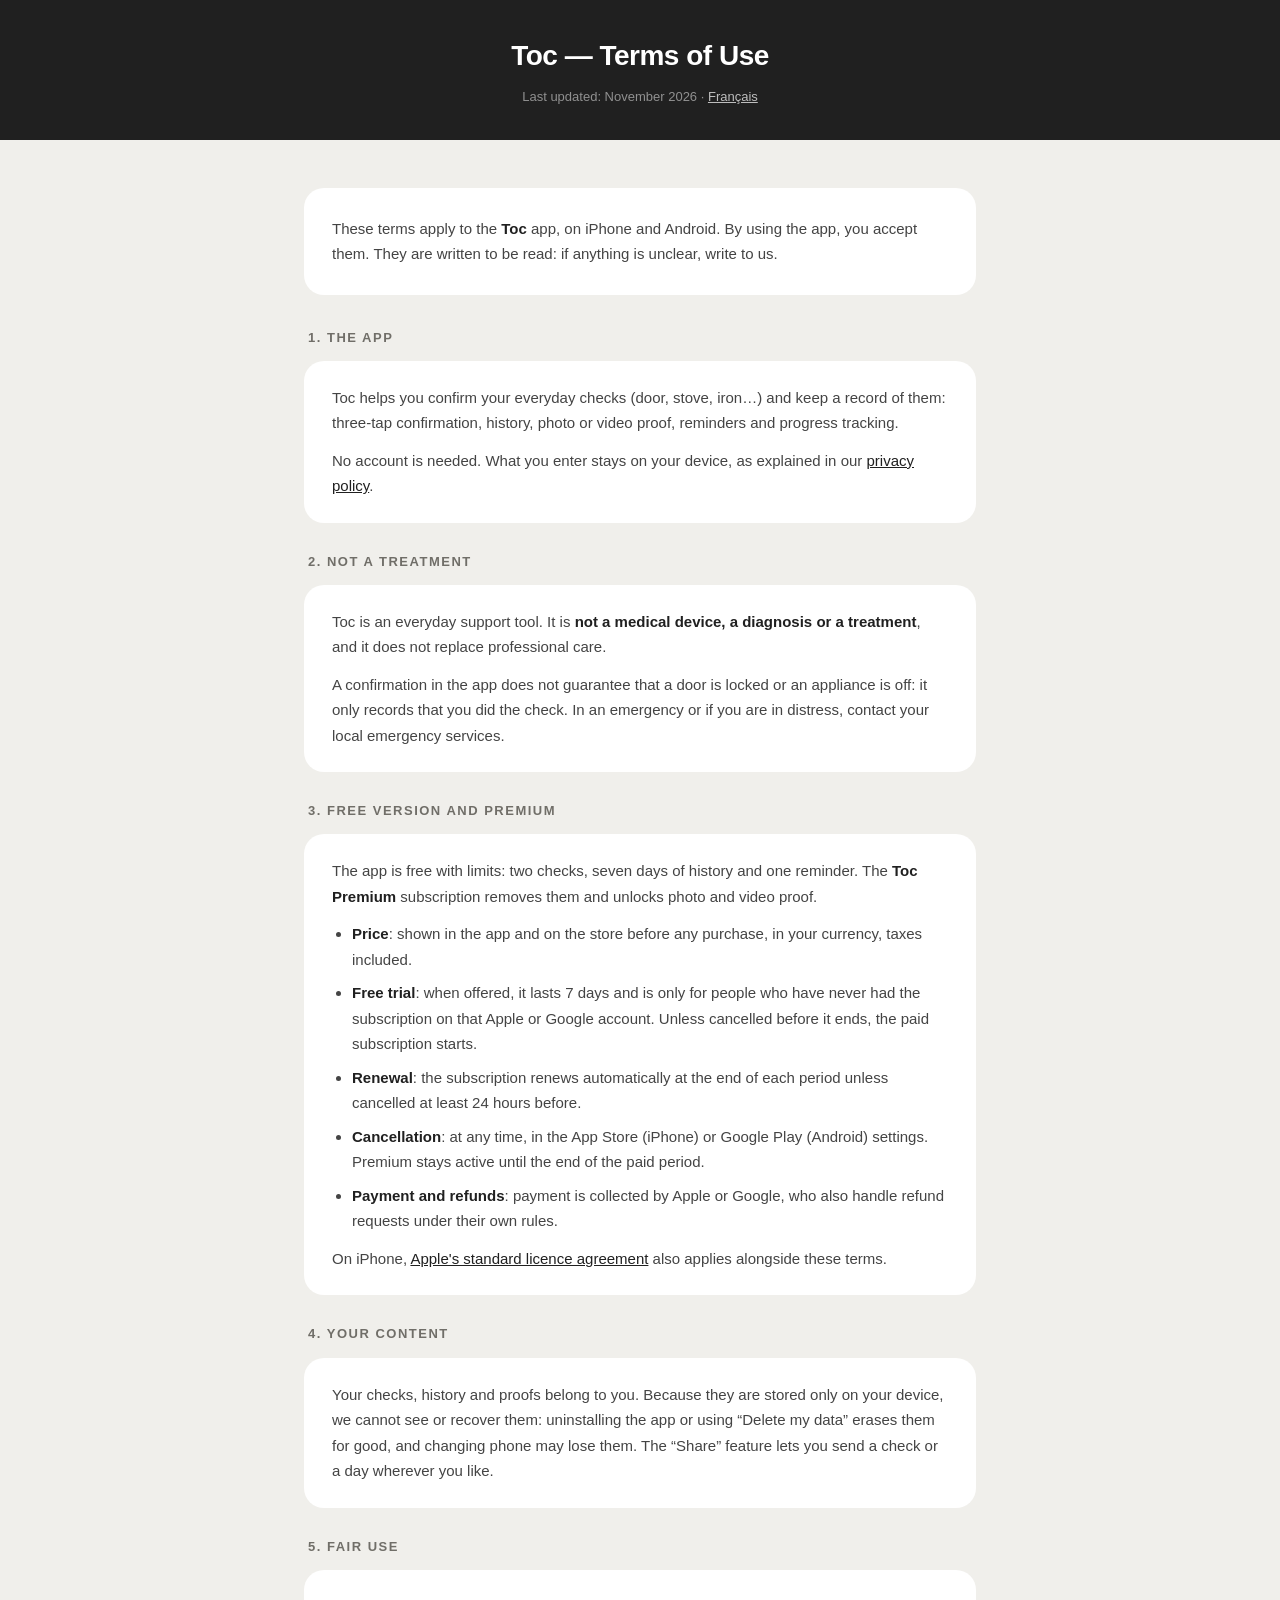
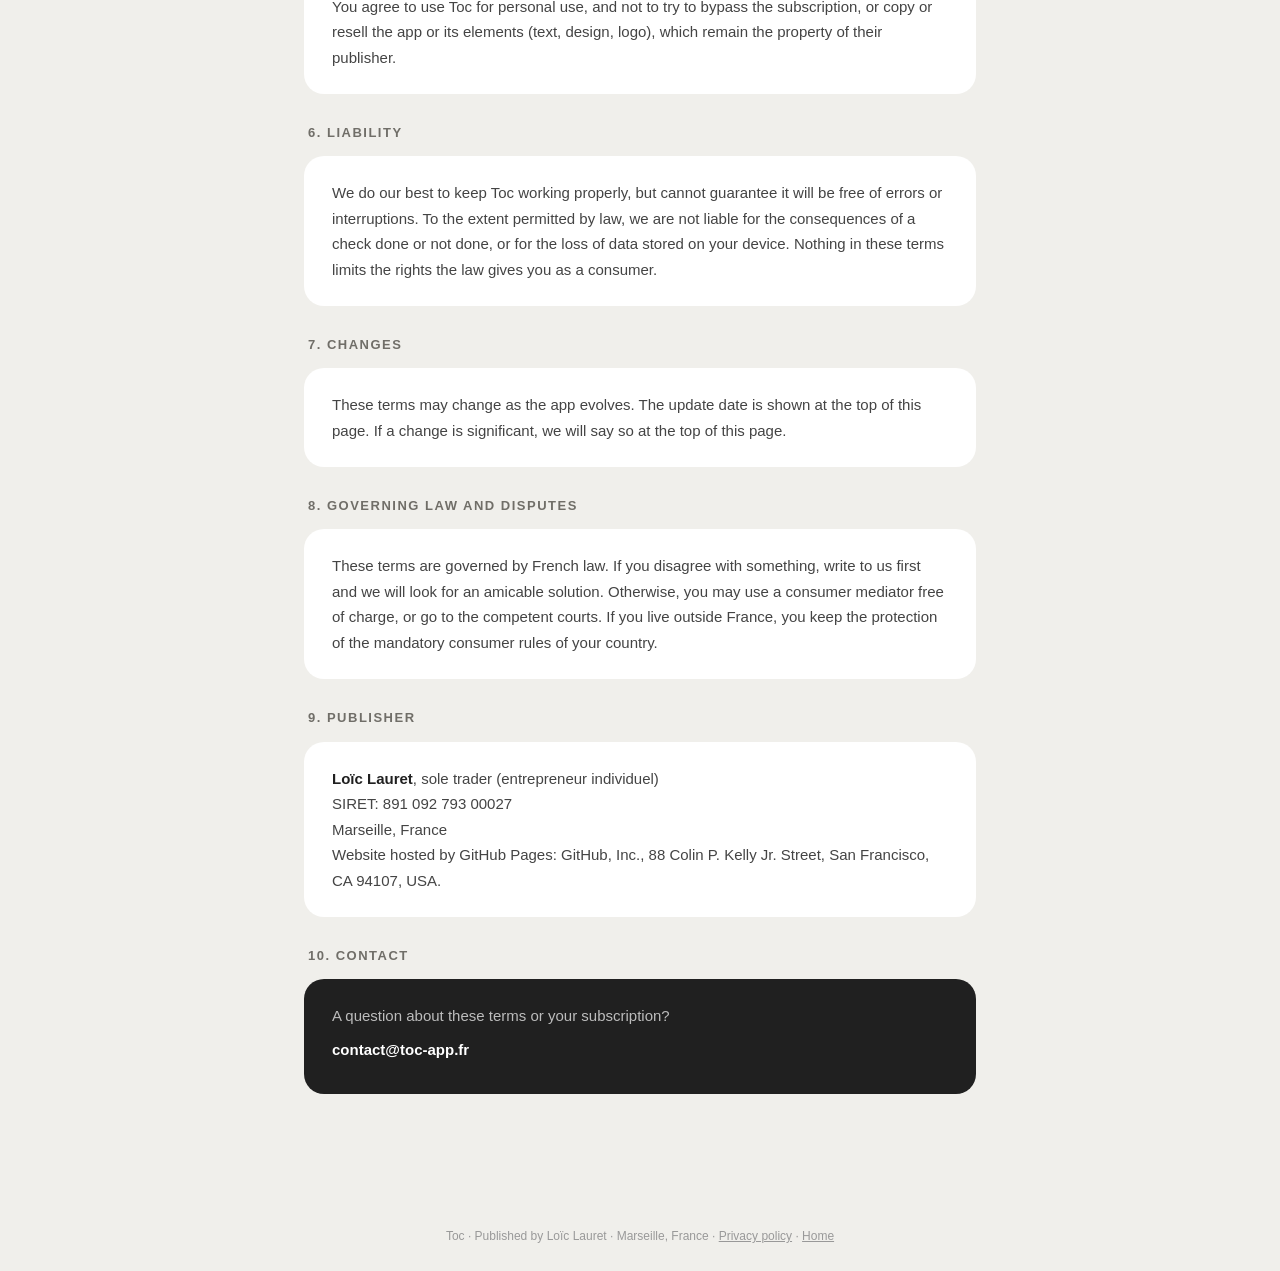
<file: en/terms/index.html>
<!DOCTYPE html>
<html lang="en">
<head>
<meta charset="utf-8">
<meta name="viewport" content="width=device-width, initial-scale=1">
<title>Toc — Terms of Use</title>
<style>
  * { margin: 0; padding: 0; box-sizing: border-box; }
  body { font-family: -apple-system, BlinkMacSystemFont, 'Segoe UI', sans-serif; background: #F0EFEB; color: #202020; line-height: 1.7; }
  header { background: #202020; padding: 32px 24px; text-align: center; }
  header h1 { font-size: 28px; font-weight: 700; color: #ffffff; letter-spacing: -0.5px; }
  header p { color: rgba(255,255,255,0.5); font-size: 13px; margin-top: 6px; }
  header a { color: rgba(255,255,255,0.7); }
  .container { max-width: 720px; margin: 0 auto; padding: 48px 24px 80px; }
  .intro { background: #ffffff; border-radius: 20px; padding: 28px; margin-bottom: 32px; font-size: 15px; color: #444; }
  .intro strong { color: #202020; }
  section { margin-bottom: 28px; }
  h2 { font-size: 13px; font-weight: 700; color: #706E68; letter-spacing: 1.5px; text-transform: uppercase; margin-bottom: 12px; padding-left: 4px; }
  .card { background: #ffffff; border-radius: 20px; padding: 24px 28px; }
  .card p { font-size: 15px; color: #444; margin-bottom: 12px; }
  .card p:last-child { margin-bottom: 0; }
  .card ul { padding-left: 20px; font-size: 15px; color: #444; margin-bottom: 12px; }
  .card ul:last-child { margin-bottom: 0; }
  .card ul li { margin-bottom: 8px; }
  .card strong { color: #202020; }
  .card a { color: #202020; }
  .contact-card { background: #202020; border-radius: 20px; padding: 24px 28px; color: #ffffff; }
  .contact-card p { font-size: 15px; color: rgba(255,255,255,0.7); margin-bottom: 8px; }
  .contact-card a { color: #ffffff; font-weight: 600; text-decoration: none; }
  footer { text-align: center; padding: 24px; font-size: 12px; color: #999; }
  footer a { color: #999; }
</style>
<link rel="canonical" href="https://toc-app.fr/en/terms/">
</head>
<body>

<header>
  <h1>Toc — Terms of Use</h1>
  <p>Last updated: November 2026 · <a href="/cgu/">Français</a></p>
</header>

<div class="container">

  <div class="intro">
    These terms apply to the <strong>Toc</strong> app, on iPhone and Android. By using the app, you accept them. They are written to be read: if anything is unclear, write to us.
  </div>

  <section>
    <h2>1. The app</h2>
    <div class="card">
      <p>Toc helps you confirm your everyday checks (door, stove, iron…) and keep a record of them: three-tap confirmation, history, photo or video proof, reminders and progress tracking.</p>
      <p>No account is needed. What you enter stays on your device, as explained in our <a href="/en/privacy/">privacy policy</a>.</p>
    </div>
  </section>

  <section>
    <h2>2. Not a treatment</h2>
    <div class="card">
      <p>Toc is an everyday support tool. It is <strong>not a medical device, a diagnosis or a treatment</strong>, and it does not replace professional care.</p>
      <p>A confirmation in the app does not guarantee that a door is locked or an appliance is off: it only records that you did the check. In an emergency or if you are in distress, contact your local emergency services.</p>
    </div>
  </section>

  <section>
    <h2>3. Free version and Premium</h2>
    <div class="card">
      <p>The app is free with limits: two checks, seven days of history and one reminder. The <strong>Toc Premium</strong> subscription removes them and unlocks photo and video proof.</p>
      <ul>
        <li><strong>Price</strong>: shown in the app and on the store before any purchase, in your currency, taxes included.</li>
        <li><strong>Free trial</strong>: when offered, it lasts 7 days and is only for people who have never had the subscription on that Apple or Google account. Unless cancelled before it ends, the paid subscription starts.</li>
        <li><strong>Renewal</strong>: the subscription renews automatically at the end of each period unless cancelled at least 24 hours before.</li>
        <li><strong>Cancellation</strong>: at any time, in the App Store (iPhone) or Google Play (Android) settings. Premium stays active until the end of the paid period.</li>
        <li><strong>Payment and refunds</strong>: payment is collected by Apple or Google, who also handle refund requests under their own rules.</li>
      </ul>
      <p>On iPhone, <a href="https://www.apple.com/legal/internet-services/itunes/dev/stdeula/">Apple's standard licence agreement</a> also applies alongside these terms.</p>
    </div>
  </section>

  <section>
    <h2>4. Your content</h2>
    <div class="card">
      <p>Your checks, history and proofs belong to you. Because they are stored only on your device, we cannot see or recover them: uninstalling the app or using “Delete my data” erases them for good, and changing phone may lose them. The “Share” feature lets you send a check or a day wherever you like.</p>
    </div>
  </section>

  <section>
    <h2>5. Fair use</h2>
    <div class="card">
      <p>You agree to use Toc for personal use, and not to try to bypass the subscription, or copy or resell the app or its elements (text, design, logo), which remain the property of their publisher.</p>
    </div>
  </section>

  <section>
    <h2>6. Liability</h2>
    <div class="card">
      <p>We do our best to keep Toc working properly, but cannot guarantee it will be free of errors or interruptions. To the extent permitted by law, we are not liable for the consequences of a check done or not done, or for the loss of data stored on your device. Nothing in these terms limits the rights the law gives you as a consumer.</p>
    </div>
  </section>

  <section>
    <h2>7. Changes</h2>
    <div class="card">
      <p>These terms may change as the app evolves. The update date is shown at the top of this page. If a change is significant, we will say so at the top of this page.</p>
    </div>
  </section>

  <section>
    <h2>8. Governing law and disputes</h2>
    <div class="card">
      <p>These terms are governed by French law. If you disagree with something, write to us first and we will look for an amicable solution. Otherwise, you may use a consumer mediator free of charge, or go to the competent courts. If you live outside France, you keep the protection of the mandatory consumer rules of your country.</p>
    </div>
  </section>

  <section>
    <h2>9. Publisher</h2>
    <div class="card">
      <p><strong>Loïc Lauret</strong>, sole trader (entrepreneur individuel)<br>
      SIRET: 891 092 793 00027<br>
      Marseille, France<br>
      Website hosted by GitHub Pages: GitHub, Inc., 88 Colin P. Kelly Jr. Street, San Francisco, CA 94107, USA.</p>
    </div>
  </section>

  <section>
    <h2>10. Contact</h2>
    <div class="contact-card">
      <p>A question about these terms or your subscription?</p>
      <p><a href="mailto:contact@toc-app.fr">contact@toc-app.fr</a></p>
    </div>
  </section>

</div>

<footer>Toc · Published by Loïc Lauret · Marseille, France · <a href="/en/privacy/">Privacy policy</a> · <a href="/en/">Home</a></footer>

<!-- Mesure d'audience sans cookie (GoatCounter) -->
<script data-goatcounter="https://toc-app.goatcounter.com/count" async src="//gc.zgo.at/count.js"></script>
</body>
</html>
</file>
<file: home.css>
/* toc-app.fr · accueil inspiré d'apple.fr (référence choisie par Loic, 20/11/2026)
   Grandes tuiles pleine largeur ou par deux, texte centré en haut, le produit en grand dessous.
   Habillage neutre (blanc, gris clair, noir) : la couleur vient des écrans de l'app, comme chez Apple. */

@font-face { font-family: "Roobert"; src: url("/fonts/roobert-regular.woff2") format("woff2"); font-weight: 400; font-display: swap; }
@font-face { font-family: "Roobert"; src: url("/fonts/roobert-medium.woff2") format("woff2"); font-weight: 500; font-display: swap; }
@font-face { font-family: "Roobert"; src: url("/fonts/roobert-bold.woff2") format("woff2"); font-weight: 700; font-display: swap; }

:root {
  --f: "Roobert", -apple-system, BlinkMacSystemFont, "SF Pro Display", "SF Pro Text", "Helvetica Neue", Helvetica, Arial, sans-serif;
  --ink: #1d1d1f;
  --ink-2: #6e6e73;
  --paper: #fff;
  --gray: #f5f5f7;
  --black: #000;
  --accent: #e8552f;
  --accent-dark: #ff7a52;
  --ease: cubic-bezier(0.22, 1, 0.36, 1);
  /* dégradé de l'app (DESIGN.md) : crème en haut, jaune-orangé en bas à gauche, rouge-orangé en bas à droite */
  --toc-grad: radial-gradient(ellipse at 0% 100%, #FFB020 0%, rgba(255,176,32,0) 60%), radial-gradient(ellipse at 100% 100%, #FF5030 0%, rgba(255,80,48,0) 60%), linear-gradient(180deg, #EBEBEA 0%, #EBEBEA 22%, #F3D9B8 100%);
}
* { margin: 0; padding: 0; box-sizing: border-box; }
html { -webkit-text-size-adjust: 100%; scroll-behavior: smooth; }
body { font-family: var(--f); background: var(--paper); color: var(--ink); font-size: 17px; line-height: 1.47; letter-spacing: -0.01em; -webkit-font-smoothing: antialiased; }
img { display: block; max-width: 100%; height: auto; }
a { color: inherit; }

/* ---------- barre ---------- */
.nav { position: sticky; top: 0; z-index: 10; height: 48px; background: rgba(251, 251, 253, .8); -webkit-backdrop-filter: saturate(180%) blur(20px); backdrop-filter: saturate(180%) blur(20px); border-bottom: 1px solid rgba(0, 0, 0, .06); }
.nav .in { max-width: 1024px; height: 100%; margin: 0 auto; padding: 0 22px; display: flex; align-items: center; justify-content: space-between; }
.nav img { height: 22px; width: auto; }
.nav ul { list-style: none; display: flex; gap: 34px; font-size: 12px; letter-spacing: -0.01em; }
.nav ul a { text-decoration: none; color: rgba(0, 0, 0, .8); transition: color .2s; }
.nav ul a:hover { color: var(--black); }
.nav .dl { font-size: 12px; font-weight: 500; text-decoration: none; background: var(--ink); color: #fff; padding: 4px 12px; border-radius: 980px; }

/* ---------- tuiles ---------- */
.tile { position: relative; overflow: hidden; text-align: center; background: var(--paper); }
.tile.gray { background: var(--gray); }
.tile.dark { background: var(--black); color: #f5f5f7; }
.tile.grad { background: var(--toc-grad); }
.grad .sub { color: #3a3833; }
.tile .copy { position: relative; z-index: 2; padding: 56px 24px 0; }
.eyebrow { font-size: 21px; font-weight: 700; letter-spacing: .01em; margin-bottom: 6px; }
.eyebrow.c { color: var(--accent); }
.dark .eyebrow.c { color: var(--accent-dark); }
.t-xl { font-size: clamp(40px, 5.6vw, 56px); line-height: 1.07; font-weight: 700; letter-spacing: -0.035em; }
.t-l { font-size: clamp(32px, 4.2vw, 48px); line-height: 1.08; font-weight: 700; letter-spacing: -0.03em; }
.sub { font-size: clamp(19px, 2.2vw, 28px); line-height: 1.14; font-weight: 400; letter-spacing: .007em; margin-top: 8px; }
.sub.sm { font-size: clamp(17px, 1.7vw, 21px); line-height: 1.38; }
.dark .sub { color: #f5f5f7; }
.cta { display: flex; justify-content: center; flex-wrap: wrap; gap: 14px; margin-top: 22px; }
.btn { display: inline-flex; align-items: center; height: 44px; padding: 0 22px; border-radius: 980px; font-size: 17px; font-weight: 400; text-decoration: none; border: 1px solid var(--ink); transition: background .2s, color .2s; }
.btn.fill { background: var(--ink); color: #fff; }
.btn.fill:hover { background: #333336; }
.btn.line { color: var(--ink); }
.btn.line:hover { background: var(--ink); color: #fff; }
.dark .btn { border-color: #f5f5f7; }
.dark .btn.fill { background: #f5f5f7; color: var(--black); }
.dark .btn.line { color: #f5f5f7; }
.more { color: var(--accent); text-decoration: none; font-size: 17px; }
.dark .more { color: var(--accent-dark); }
.more::after { content: " ›"; }
.more:hover { text-decoration: underline; }

/* ---------- l'appareil ---------- */
.device { position: relative; width: 300px; border-radius: 54px; padding: 11px; background: linear-gradient(145deg, #3a3a3c, #1d1d1f 40%, #2c2c2e); box-shadow: inset 0 0 0 1.5px rgba(255,255,255,.12), 0 50px 90px -30px rgba(0,0,0,.35); }
.device img { width: 100%; aspect-ratio: 560 / 1240; object-fit: cover; border-radius: 44px; background: #f0efeb; }

/* héro : trois appareils en éventail */
.hero .copy { padding-top: 48px; }
.hero h1 { font-size: clamp(40px, 5.2vw, 64px); line-height: 1.04; font-weight: 700; letter-spacing: -0.036em; max-width: 15ch; margin: 0 auto; text-wrap: balance; }
.hero .logo { height: 44px; width: auto; margin: 0 auto 18px; }
.fan { position: relative; height: 470px; margin-top: 20px; }
.fan .device { position: absolute; left: 50%; top: 24px; }
.fan .d1 { transform: translateX(-50%) translateY(calc(var(--y, 0px) + var(--e))); z-index: 3; width: 320px; }
.fan .d2 { transform: translateX(calc(-118% - var(--x, 0px) + var(--ex))) translateY(calc(70px + var(--y, 0px) + var(--e))) rotate(calc(-6deg - var(--r, 0deg) + var(--er))); z-index: 2; }
.fan .d3 { transform: translateX(calc(18% + var(--x, 0px) - var(--ex))) translateY(calc(70px + var(--y, 0px) + var(--e))) rotate(calc(6deg + var(--r, 0deg) - var(--er))); z-index: 2; }

/* geste */
.gesture .copy { padding-top: 64px; }
.demo { position: relative; width: min(440px, 82vw); aspect-ratio: 1; margin: 64px auto 88px; display: grid; place-items: center; --c: #2C9C9A; }
.demo button { all: unset; cursor: pointer; position: relative; width: 100%; aspect-ratio: 1; border-radius: 50%; display: grid; place-items: center; -webkit-tap-highlight-color: transparent; }
.demo button:focus-visible { outline: 3px solid var(--ink); outline-offset: 6px; }
.ring { position: absolute; border-radius: 50%; background: var(--c); transition: transform .9s var(--ease), opacity .9s var(--ease); }
.ring:nth-child(1) { inset: 0; opacity: .1; }
.ring:nth-child(2) { inset: 13%; opacity: .18; }
.ring:nth-child(3) { inset: 26%; opacity: .3; }
.ring:nth-child(4) { inset: 36%; opacity: .52; }
.core { position: relative; width: 24%; aspect-ratio: 1; border-radius: 50%; background: #fff; display: grid; place-items: center; font-size: 38px; font-weight: 700; color: var(--c); box-shadow: 0 8px 26px rgba(20, 90, 90, .25); font-variant-numeric: tabular-nums; transition: transform .5s var(--ease), color .4s; }
.demo.pulse .core { transform: scale(.9); }
.demo.pulse .ring { transform: scale(1.03); }
.demo-label { position: absolute; bottom: -34px; left: 0; right: 0; font-size: 12px; font-weight: 700; letter-spacing: .2em; text-transform: uppercase; color: var(--ink-2); }
.demo-done { position: absolute; top: -40px; left: 0; right: 0; font-size: 17px; font-weight: 500; color: #2A9D6B; opacity: 0; transition: opacity .6s var(--ease); }
.demo.done .demo-done { opacity: 1; }
.demo.done .ring { opacity: .07; }
.demo.done .core { color: #2A9D6B; }

/* engagement (noir) */
.promise { padding-bottom: 88px; }
.promise .copy { padding-top: 96px; }
.promise ul { list-style: none; display: grid; grid-template-columns: repeat(3, minmax(0, 1fr)); gap: 40px; max-width: 900px; margin: 64px auto 0; padding: 0 24px; }
.promise li strong { display: block; font-size: 28px; font-weight: 700; letter-spacing: .004em; }
.promise li span { display: block; margin-top: 8px; color: #a1a1a6; font-size: 17px; }
.promise .ico { width: 56px; height: 56px; margin: 0 auto 18px; border-radius: 50%; border: 2px solid #f5f5f7; position: relative; }
.promise .ico { border: 0; background: radial-gradient(circle, var(--accent-dark) 0 18%, rgba(255,122,82,.45) 19% 40%, rgba(255,122,82,.18) 41% 66%, transparent 67%); }

/* grille de tuiles par deux */
.grid2 { display: grid; grid-template-columns: 1fr 1fr; gap: 0; padding: 0; }
.grid2 .tile { height: 720px; }
.grid2 .copy { padding-top: 52px; }
.grid2 .t-l { font-size: clamp(30px, 3.2vw, 40px); }
.grid2 .device { position: absolute; left: 50%; bottom: -230px; transform: translateX(-50%) translateY(var(--y, 0px)) scale(var(--s, 1)); transform-origin: 50% 0; width: 280px; will-change: transform; }

/* tarifs */
.plans { padding-bottom: 96px; }
.plans .copy { padding-top: 88px; }
.cols { display: grid; grid-template-columns: 1fr 1fr; max-width: 820px; margin: 56px auto 0; padding: 0 24px; }
.col { padding: 0 32px; }
.col + .col { border-left: 1px solid #d2d2d7; }
.col h3 { font-size: 28px; font-weight: 700; }
.col .price { color: var(--ink-2); margin-top: 6px; font-size: 17px; }
.col ul { list-style: none; margin-top: 28px; display: grid; gap: 22px; }
.col li { font-size: 17px; }
.col li b { display: block; font-size: 24px; font-weight: 700; letter-spacing: .004em; }
.col li .no { color: #d2d2d7; }
.col .btn { margin-top: 32px; }
.fine { max-width: 640px; margin: 40px auto 0; padding: 0 24px; font-size: 12px; color: var(--ink-2); line-height: 1.5; }
.fine a { color: var(--accent); }

/* pied (façon Apple) */
.foot { background: var(--gray); color: var(--ink-2); font-size: 12px; line-height: 1.5; }
.foot .in { max-width: 980px; margin: 0 auto; padding: 18px 22px 22px; }
.foot .notes { padding-bottom: 14px; border-bottom: 1px solid #d2d2d7; }
.foot .notes p + p { margin-top: 8px; }
.foot .row { display: flex; flex-wrap: wrap; justify-content: space-between; gap: 10px; padding-top: 14px; }
.foot nav { display: flex; flex-wrap: wrap; }
.foot nav a { text-decoration: none; color: #424245; padding: 0 9px; border-left: 1px solid #d2d2d7; }
.foot nav a:first-child { padding-left: 0; border-left: 0; }
.foot nav a:hover { text-decoration: underline; }

@media (prefers-reduced-motion: reduce) { html { scroll-behavior: auto; } * { transition-duration: .01ms !important; } }

/* ---------- tablette / téléphone ---------- */
@media (max-width: 834px) {
  .nav ul { display: none; }
  .fan { height: 520px; }
  .fan .device { width: 230px; padding: 9px; border-radius: 44px; }
  .fan .device img { border-radius: 36px; }
  .fan .d1 { width: 250px; }
  .fan .d2 { transform: translateX(calc(-112% - var(--x, 0px) + var(--ex))) translateY(calc(60px + var(--y, 0px) + var(--e))) rotate(calc(-6deg - var(--r, 0deg) + var(--er))); }
  .fan .d3 { transform: translateX(calc(12% + var(--x, 0px) - var(--ex))) translateY(calc(60px + var(--y, 0px) + var(--e))) rotate(calc(6deg + var(--r, 0deg) - var(--er))); }
  .grid2 { grid-template-columns: 1fr; }
  .grid2 .tile { height: 660px; }
  .promise ul { grid-template-columns: 1fr; gap: 36px; }
}
@media (max-width: 480px) {
  .hero .logo { height: 36px; }
  .fan { height: 430px; margin-top: 40px; }
  .fan .device { width: 180px; padding: 7px; border-radius: 36px; }
  .fan .device img { border-radius: 30px; }
  .fan .d1 { width: 200px; }
  .grid2 .device { width: 240px; bottom: -200px; }
  .cols { grid-template-columns: 1fr; gap: 40px; }
  .col { padding: 0; }
  .col + .col { border-left: 0; border-top: 1px solid #d2d2d7; padding-top: 40px; }
  .btn { font-size: 16px; height: 42px; }
}

/* ---------- finitions (audits Vercel, Apple, accessibilité) ---------- */
.skip { position: absolute; left: 12px; top: -60px; z-index: 20; background: var(--ink); color: #fff; padding: 10px 16px; border-radius: 10px; text-decoration: none; font-size: 15px; }
.skip:focus { top: 12px; }
[id] { scroll-margin-top: 64px; }
a:focus-visible, .btn:focus-visible { outline: 3px solid var(--accent); outline-offset: 3px; border-radius: 980px; }
.btn { transition: background .2s, color .2s, transform .1s ease-out; touch-action: manipulation; }
.btn:active { transform: scale(.97); }
.demo button { touch-action: manipulation; user-select: none; -webkit-user-select: none; }
.nav { border-bottom: 0; box-shadow: 0 1px 0 rgba(0, 0, 0, .05); }
.foot { letter-spacing: 0; }
.col li b, .core { font-variant-numeric: tabular-nums; }
@media (prefers-reduced-transparency: reduce) { .nav { background: #fbfbfd; -webkit-backdrop-filter: none; backdrop-filter: none; } }
@media (prefers-contrast: more) { .sub, .col .price, .fine, .foot { color: var(--ink); } }
.promise li strong, .t-l, .t-xl, .sub { text-wrap: balance; }
.fan .device { will-change: transform; }

/* ---------- animations renforcées ---------- */
@property --e  { syntax: "<length>"; inherits: true; initial-value: 0px; }
@property --ex { syntax: "<length>"; inherits: true; initial-value: 0px; }
@property --er { syntax: "<angle>";  inherits: true; initial-value: 0deg; }
.fan { --e: 0px; --ex: 0px; --er: 0deg; }
.js .fan:not(.in) { --e: 320px; --ex: 150px; --er: 6deg; }
.fan .device { transition: --e 1.3s var(--ease), --ex 1.1s var(--ease) .35s, --er 1.1s var(--ease) .35s; }
.fan .d1 { transition-delay: .1s; }
.js .hero .copy > * { opacity: 0; transform: translateY(24px); transition: opacity .9s var(--ease), transform .9s var(--ease); }
.js .hero.in .copy > * { opacity: 1; transform: none; }
.hero .copy > :nth-child(2) { transition-delay: .08s; } .hero .copy > :nth-child(3) { transition-delay: .16s; } .hero .copy > :nth-child(4) { transition-delay: .24s; }
.js .reveal { opacity: 0; transform: translateY(36px); transition: opacity 1s var(--ease), transform 1s var(--ease); }
.js .reveal.in { opacity: 1; transform: none; }
/* le cercle respire tant qu'on ne l'a pas touché */
@keyframes breathe { 0%, 100% { transform: scale(1); } 50% { transform: scale(1.07); } }
.demo:not(.touched) .ring { animation: breathe 3.2s ease-in-out infinite; }
.demo:not(.touched) .ring:nth-child(2) { animation-delay: .15s; }
.demo:not(.touched) .ring:nth-child(3) { animation-delay: .3s; }
.demo:not(.touched) .ring:nth-child(4) { animation-delay: .45s; }
/* onde autour des icônes */
@keyframes ripple { from { transform: scale(.7); opacity: .9; } to { transform: scale(1.7); opacity: 0; } }
.promise .ico::after { content: ""; position: absolute; inset: 0; border-radius: 50%; border: 2px solid var(--accent-dark); animation: ripple 2.6s var(--ease) infinite; }
.promise li:nth-child(2) .ico::after { animation-delay: .5s; }
.promise li:nth-child(3) .ico::after { animation-delay: 1s; }
@media (prefers-reduced-motion: reduce) {
  .js .fan:not(.in) { --e: 0px; --ex: 0px; --er: 0deg; }
  .js .hero .copy > *, .js .reveal { opacity: 1; transform: none; }
  .demo .ring, .promise .ico::after { animation: none !important; }
}

/* badges des boutiques (officiels, non modifiés) */
.stores { display: flex; justify-content: center; align-items: center; flex-wrap: wrap; gap: 14px; margin-top: 34px; }
.stores a { position: relative; display: block; border-radius: 10px; transition: transform .1s ease-out; touch-action: manipulation; }
.stores a:active { transform: scale(.97); }
.stores img { height: 52px; width: auto; }
.stores .soon span { position: absolute; top: -21px; right: 6px; background: var(--accent); color: #fff; font-size: 11px; font-weight: 700; letter-spacing: .02em; padding: 3px 8px; border-radius: 980px; box-shadow: 0 2px 6px rgba(0,0,0,.15); }
.try { margin-top: 18px; }
.js .hero .copy > :nth-child(5) { transition-delay: .32s; }
@media (max-width: 480px) { .stores img { height: 46px; } .stores { gap: 10px; } }

/* pleine conscience : trois temps du geste */
.mindful { max-width: 900px; margin: 40px auto 0; }
.mindful-lead { font-size: clamp(19px, 2vw, 24px); line-height: 1.35; font-weight: 500; max-width: 30ch; margin: 0 auto; text-wrap: balance; }
/* 3 étapes en cartes empilées, couleurs du dégradé toc */
.steps { list-style: none; max-width: 600px; margin: 40px auto 0; text-align: left; }
.steps li { position: relative; min-height: 170px; padding: 26px 32px 58px 32px; border-radius: 32px; background: var(--c); box-shadow: 0 -1px 0 rgba(255,255,255,.35) inset, 0 -10px 24px -14px rgba(0,0,0,.25); }
.steps li + li { margin-top: -34px; }
.steps li:nth-child(1) { --c: #FFC247; }
.steps li:nth-child(2) { --c: #FF8A4C; }
.steps li:nth-child(3) { --c: #FF5A36; padding-bottom: 30px; min-height: 160px; }
.steps b { position: absolute; width: 1px; height: 1px; overflow: hidden; clip: rect(0 0 0 0); }
.steps strong { display: inline-block; padding: 7px 16px 8px; border-radius: 980px; background: rgba(255,255,255,.55); font-size: 21px; font-weight: 700; letter-spacing: -0.02em; color: var(--ink); }
.steps span { display: block; margin-top: 14px; color: #1d1d1f; font-size: 16px; line-height: 1.45; max-width: 40ch; }
@media (max-width: 700px) {
  .steps li { padding: 22px 24px 54px 24px; min-height: 0; border-radius: 28px; }
  .steps li:nth-child(3) { padding-bottom: 26px; min-height: 0; }
  .steps strong { font-size: 19px; }
}
@media (forced-colors: active) { .steps li { border: 2px solid CanvasText; } }

/* badges : toujours côte à côte, « Bientôt » sous Google Play pour lever l'ambiguïté */
.stores { flex-wrap: nowrap; gap: 12px; padding-bottom: 22px; }
.stores img { height: clamp(36px, 11vw, 52px); }
.stores .soon span { top: auto; right: auto; bottom: -24px; left: 50%; transform: translateX(-50%); white-space: nowrap; }
@media (max-width: 480px) { .stores img { height: clamp(34px, 11.4vw, 46px); } .stores { gap: 8px; } }

/* sélecteur de langue + ligne OCD (version anglaise) */
.nav .right { display: flex; align-items: center; gap: 14px; }
.nav .lang { font-size: 12px; font-weight: 700; letter-spacing: .04em; text-decoration: none; color: rgba(0,0,0,.75); padding: 4px 9px; border-radius: 980px; border: 1px solid rgba(0,0,0,.18); }
.nav .lang:hover { color: #000; border-color: rgba(0,0,0,.4); }
.hero .ocd { font-size: clamp(15px, 1.5vw, 18px); color: #4a4843; margin-top: 10px; }
html[lang="en"] .device img { aspect-ratio: 560 / 1184; }

/* bouton Instagram */
.btn.ig { gap: 9px; }
.btn.ig svg { width: 18px; height: 18px; }

/* le haut de page dit que toc est une application */
.hero .copy > .sub { max-width: 30ch; margin-left: auto; margin-right: auto; margin-top: 14px; line-height: 1.22; text-wrap: balance; }
.hero .sub strong { font-weight: 700; color: var(--ink); }

/* engagement : trois mots géants, du blanc vers le gris (style keynote) */
.promise .words { margin: 56px auto 0; padding: 0 24px; font-size: clamp(48px, 9vw, 112px); font-weight: 700; letter-spacing: -0.045em; line-height: 1.02; }
.promise .words span { display: block; color: #f5f5f7; }
.promise .words span:nth-child(2) { color: #86868b; }
.promise .words span:nth-child(3) { color: #48484a; }

/* démo du geste posée dans une carte blanche, pour qu'elle ne flotte plus */
.demo { box-sizing: border-box; width: min(600px, calc(100vw - 48px)); aspect-ratio: auto; margin: 56px auto 72px; padding: 64px 44px 76px; background: #fff; border-radius: 36px; box-shadow: 0 1px 2px rgba(0,0,0,.04), 0 24px 60px -30px rgba(0,0,0,.18); overflow: hidden; }
.demo-label { bottom: 30px; }
.demo-done { top: 24px; }
@media (max-width: 480px) { .demo { padding: 56px 24px 68px; border-radius: 28px; } .demo-label { bottom: 26px; } .demo-done { top: 20px; } }

/* blocs noirs remplacés par des aplats aux couleurs des cartes (jaune, orange, rouge-orange) */
.tile.sun { background: #FFC247; } .tile.tan { background: #FF8A4C; } .tile.coral { background: #FF5A36; }
.tile.sun, .tile.tan, .tile.coral { color: var(--ink); }
:is(.sun, .tan, .coral) .sub { color: #1d1d1f; }
:is(.sun, .tan, .coral) .eyebrow.c { color: rgba(29,29,31,.7); }
:is(.sun, .tan, .coral) .more { color: var(--ink); font-weight: 700; }
.promise.coral .words span { color: #1d1d1f; }
.promise.coral .words span:nth-child(2) { color: rgba(29,29,31,.62); }
.promise.coral .words span:nth-child(3) { color: rgba(29,29,31,.38); }

/* Gratuit / Premium en 2 cartes de couleur vive (jaune, rouge-orange) */
.cols { gap: 16px; max-width: 860px; }
.col { padding: 36px 28px 40px; border-radius: 32px; background: #FFC247; color: var(--ink); }
.col + .col { border-left: 0; background: #FF5A36; }
.col .price { color: rgba(29,29,31,.72); }
.col li .no { color: rgba(29,29,31,.3); }
@media (max-width: 700px) {
  .cols { gap: 14px; }
  .col { padding: 32px 22px 36px; border-radius: 28px; }
  .col + .col { border-top: 0; padding-top: 32px; }
}

/* texte beige cassé sur le rouge-orange (carte Premium et bloc « Sans compte ») */
:root { --creme: #FAF0E4; }
.col + .col { color: var(--creme); }
.col + .col .price { color: rgba(250,240,228,.88); }
.col + .col .btn.fill { background: var(--creme); color: var(--ink); border-color: var(--creme); }
.tile.coral, .tile.coral .sub { color: var(--creme); }
.tile.coral .eyebrow.c { color: rgba(250,240,228,.85); }
.promise.coral .words span { color: var(--creme); }
.promise.coral .words span:nth-child(2) { color: rgba(250,240,228,.72); }
.promise.coral .words span:nth-child(3) { color: rgba(250,240,228,.48); }
</file>
<file: style.css>
/* toc-app.fr — style commun (couleurs et dégradé de l'app) */
@font-face { font-family: "Schibsted"; src: url("/fonts/schibsted-grotesk.woff2") format("woff2"); font-weight: 400 900; font-display: swap; }
:root {
  --cream: #F0EFEB; --ink: #202020; --grey: #706E68; --line: #E4E2DC; --white: #fff;
  --yellow: #FFB020; --coral: #FF5030; --orange: #FF7648;
  --grad: radial-gradient(120% 90% at 0% 100%, #FEC157 0%, rgba(254,193,87,0) 60%),
          radial-gradient(120% 90% at 100% 100%, #FD8C62 0%, rgba(253,140,98,0) 62%),
          linear-gradient(180deg, #EDEBE8 0%, #F3E2D2 100%);
  --font: "Schibsted", -apple-system, BlinkMacSystemFont, "SF Pro Display", "Segoe UI", Roboto, "Helvetica Neue", Arial, sans-serif;
}
* { margin: 0; padding: 0; box-sizing: border-box; }
html { -webkit-text-size-adjust: 100%; scroll-behavior: smooth; }
body { font-family: var(--font); background: var(--cream); color: var(--ink); line-height: 1.6; -webkit-font-smoothing: antialiased; }
img { max-width: 100%; height: auto; display: block; }
a { color: inherit; }
.wrap { max-width: 1120px; margin: 0 auto; padding: 0 24px; }

/* barre du haut */
.top { display: flex; align-items: center; justify-content: space-between; padding: 22px 0; }
.top .logo img { height: 34px; width: auto; }
.top nav { display: flex; gap: 22px; font-size: 15px; font-weight: 500; }
.top nav a { text-decoration: none; color: var(--grey); }
.top nav a:hover { color: var(--ink); }

/* boutons et pastilles */
.btn { display: inline-flex; align-items: center; gap: 10px; padding: 16px 26px; border-radius: 999px; font-weight: 700; font-size: 17px; text-decoration: none; letter-spacing: -0.2px; transition: transform .15s ease; }
.btn:hover { transform: translateY(-1px); }
.btn-dark { background: var(--ink); color: var(--white); }
.btn-light { background: var(--white); color: var(--ink); }
.btn svg { width: 20px; height: 20px; }
.pill { display: inline-block; padding: 9px 18px; border-radius: 999px; font-weight: 700; font-size: 15px; letter-spacing: -0.2px; }
.p-yellow { background: var(--yellow); color: var(--ink); }
.p-dark { background: var(--ink); color: var(--white); }
.p-white { background: var(--white); color: var(--ink); }
.p-coral { background: var(--coral); color: var(--white); }

/* héro */
.hero { position: relative; background: var(--grad); overflow: hidden; }
.hero-grid { display: grid; grid-template-columns: 1.2fr .8fr; align-items: end; gap: 24px; min-height: 640px; }
.hero-text { padding: 40px 0 96px; }
.hero h1 { font-size: clamp(42px, 5.6vw, 70px); line-height: .98; letter-spacing: -0.045em; font-weight: 800; }
.hero .lead { font-size: clamp(18px, 2vw, 21px); color: #4a4843; max-width: 520px; margin: 26px 0 34px; }
.hero .ctas { display: flex; flex-wrap: wrap; gap: 12px; }
.hero .note { margin-top: 16px; font-size: 14px; color: var(--grey); }
.hero-visual { position: relative; align-self: end; }
.hero-visual img { width: 100%; max-width: 470px; margin: 0 auto; }
.hero-visual .pill { position: absolute; box-shadow: 0 10px 30px rgba(80,40,10,.12); }
.hero-visual .s1 { top: 22%; left: -2%; transform: rotate(-6deg); }
.hero-visual .s2 { top: 36%; right: 0; transform: rotate(5deg); }
.hero-visual .s3 { top: 58%; left: 4%; transform: rotate(3deg); }

/* sections */
section.block { padding: 96px 0; }
.eyebrow { font-size: 13px; font-weight: 700; letter-spacing: .14em; text-transform: uppercase; color: var(--grey); margin-bottom: 14px; }
h2.big { font-size: clamp(34px, 5vw, 58px); line-height: 1.02; letter-spacing: -0.04em; font-weight: 800; max-width: 760px; }
.sub { font-size: 18px; color: var(--grey); max-width: 600px; margin-top: 16px; }

.steps { display: grid; grid-template-columns: repeat(3, 1fr); gap: 22px; margin-top: 56px; }
.step { background: var(--white); border-radius: 32px; padding: 26px 26px 0; overflow: hidden; display: flex; flex-direction: column; }
.step .num { font-size: 14px; font-weight: 700; color: var(--grey); }
.step h3 { font-size: 24px; letter-spacing: -0.03em; line-height: 1.15; margin: 8px 0 8px; }
.step p { color: var(--grey); font-size: 16px; }
.step { min-height: 100%; }
.step .shot { margin-top: auto; padding-top: 24px; }
.step .shot div { background: var(--grad); border-radius: 22px 22px 0 0; padding: 26px 26px 0; }
.step .shot img { width: 100%; height: 360px; object-fit: cover; object-position: top; border: 7px solid #202020; border-bottom: 0; border-radius: 56px 56px 0 0; background: #202020; }

.features { display: grid; grid-template-columns: repeat(4, 1fr); gap: 16px; margin-top: 48px; }
.feat { background: var(--white); border-radius: 24px; padding: 24px; }
.feat .dot { width: 46px; height: 46px; border-radius: 13px; margin-bottom: 18px; }
.feat h3 { font-size: 18px; letter-spacing: -0.02em; margin-bottom: 6px; }
.feat p { font-size: 15px; color: var(--grey); }
.rings { background-color: var(--bg); background: radial-gradient(circle, var(--c) 0 18%, var(--bg) 19%); background: radial-gradient(circle, var(--c) 0 16%, color-mix(in srgb, var(--c) 55%, var(--bg)) 17% 34%, color-mix(in srgb, var(--c) 28%, var(--bg)) 35% 56%, var(--bg) 57%); }

.privacy { background: var(--ink); color: var(--white); border-radius: 40px; padding: 64px 56px; display: grid; grid-template-columns: 1.2fr 1fr; gap: 40px; align-items: center; }
.privacy h2.big { color: var(--white); }
.privacy .sub { color: rgba(255,255,255,.65); }
.privacy ul { list-style: none; display: grid; gap: 12px; }
.privacy li { background: rgba(255,255,255,.07); border-radius: 18px; padding: 16px 20px; font-size: 16px; }
.privacy li strong { display: block; font-size: 17px; }
.privacy li span { color: rgba(255,255,255,.6); font-size: 15px; }

.plans { display: grid; grid-template-columns: 1fr 1fr; gap: 20px; margin-top: 48px; }
.plan { background: var(--white); border-radius: 32px; padding: 36px; }
.plan.premium { background: var(--grad); }
.plan h3 { font-size: 28px; letter-spacing: -0.03em; }
.plan .price { color: var(--grey); margin: 6px 0 20px; font-size: 16px; }
.plan ul { list-style: none; display: grid; gap: 10px; }
.plan li { padding-left: 30px; position: relative; font-size: 16px; }
.plan li::before { content: ""; position: absolute; left: 0; top: 4px; width: 18px; height: 18px; border-radius: 50%; background: #2A9D6B url("data:image/svg+xml,%3Csvg xmlns='http://www.w3.org/2000/svg' viewBox='0 0 24 24' fill='none' stroke='white' stroke-width='3.2' stroke-linecap='round' stroke-linejoin='round'%3E%3Cpath d='M6 12.5l4 4 8-9'/%3E%3C/svg%3E") center/12px no-repeat; }
.plan .small { font-size: 14px; color: var(--grey); margin-top: 20px; }
.plan.premium .small { color: #5b4a3c; }

.care { background: var(--white); border-radius: 28px; padding: 32px 36px; display: flex; gap: 20px; align-items: flex-start; }
.care p { color: #4a4843; font-size: 16px; }

.cta-end { text-align: center; background: var(--grad); border-radius: 40px; padding: 80px 24px; }
.cta-end .logo { height: 56px; width: auto; margin: 0 auto 22px; }
.cta-end .ctas { display: flex; justify-content: center; flex-wrap: wrap; gap: 12px; margin-top: 30px; }

/* pied de page */
footer.foot { padding: 48px 0 56px; font-size: 14px; color: var(--grey); }
footer.foot .row { display: flex; flex-wrap: wrap; justify-content: space-between; gap: 18px; border-top: 1px solid var(--line); padding-top: 28px; }
footer.foot nav { display: flex; flex-wrap: wrap; gap: 8px 20px; }
footer.foot a { text-decoration: none; }
footer.foot a:hover { color: var(--ink); }

/* pages de texte (CGV, mentions, confidentialité) */
.doc-head { background: var(--grad); padding: 8px 0 64px; }
.doc-head h1 { font-size: clamp(38px, 6vw, 64px); line-height: 1; letter-spacing: -0.045em; font-weight: 800; margin-top: 36px; }
.doc-head p { color: var(--grey); margin-top: 14px; }
.doc { max-width: 760px; margin: 0 auto; padding: 48px 24px 40px; }
.doc .intro { background: var(--white); border-radius: 24px; padding: 26px 28px; margin-bottom: 36px; color: #4a4843; }
.doc h2 { font-size: 22px; letter-spacing: -0.02em; margin: 40px 0 12px; }
.doc p, .doc li { color: #3d3b37; font-size: 16px; }
.doc p + p { margin-top: 10px; }
.doc ul { padding-left: 22px; margin-top: 8px; display: grid; gap: 6px; }
.doc .card { background: var(--white); border-radius: 20px; padding: 22px 26px; margin-top: 12px; }
.doc table { width: 100%; border-collapse: collapse; margin-top: 12px; background: var(--white); border-radius: 16px; overflow: hidden; font-size: 15px; }
.doc th, .doc td { text-align: left; padding: 12px 16px; border-bottom: 1px solid var(--line); }
.doc th { font-weight: 700; background: #faf9f6; }
.doc .todo { background: #FFF3D6; border: 2px dashed var(--yellow); border-radius: 16px; padding: 14px 18px; margin-top: 12px; }

/* téléphone */
@media (max-width: 900px) {
  .hero-grid { grid-template-columns: 1fr; min-height: 0; }
  .hero-text { padding: 24px 0 8px; }
  .hero-visual { display: flex; flex-wrap: wrap; justify-content: center; gap: 8px; padding-top: 8px; }
  .hero-visual .pill { position: static; transform: none; box-shadow: none; font-size: 14px; padding: 8px 14px; }
  .hero-visual .s1 { transform: rotate(-3deg); }
  .hero-visual .s2 { transform: rotate(2deg); }
  .hero-visual img { order: 2; flex-basis: 100%; width: 100%; max-width: 300px; margin-top: 16px; }
  .steps, .features { grid-template-columns: 1fr 1fr; }
  .privacy { grid-template-columns: 1fr; padding: 44px 28px; }
  .plans { grid-template-columns: 1fr; }
}
@media (max-width: 600px) {
  .wrap { padding: 0 16px; }
  .top nav { gap: 14px; font-size: 14px; }
  .top nav .hide-sm { display: none; }
  section.block { padding: 64px 0; }
  .steps, .features { grid-template-columns: 1fr; }
  .step .shot img { height: 320px; }
  .btn { width: 100%; justify-content: center; }
  .plan, .care { padding: 26px; }
  .cta-end { border-radius: 28px; padding: 56px 20px; }
  .privacy { border-radius: 28px; }
  .doc { padding: 36px 16px 32px; }
}
</file>
